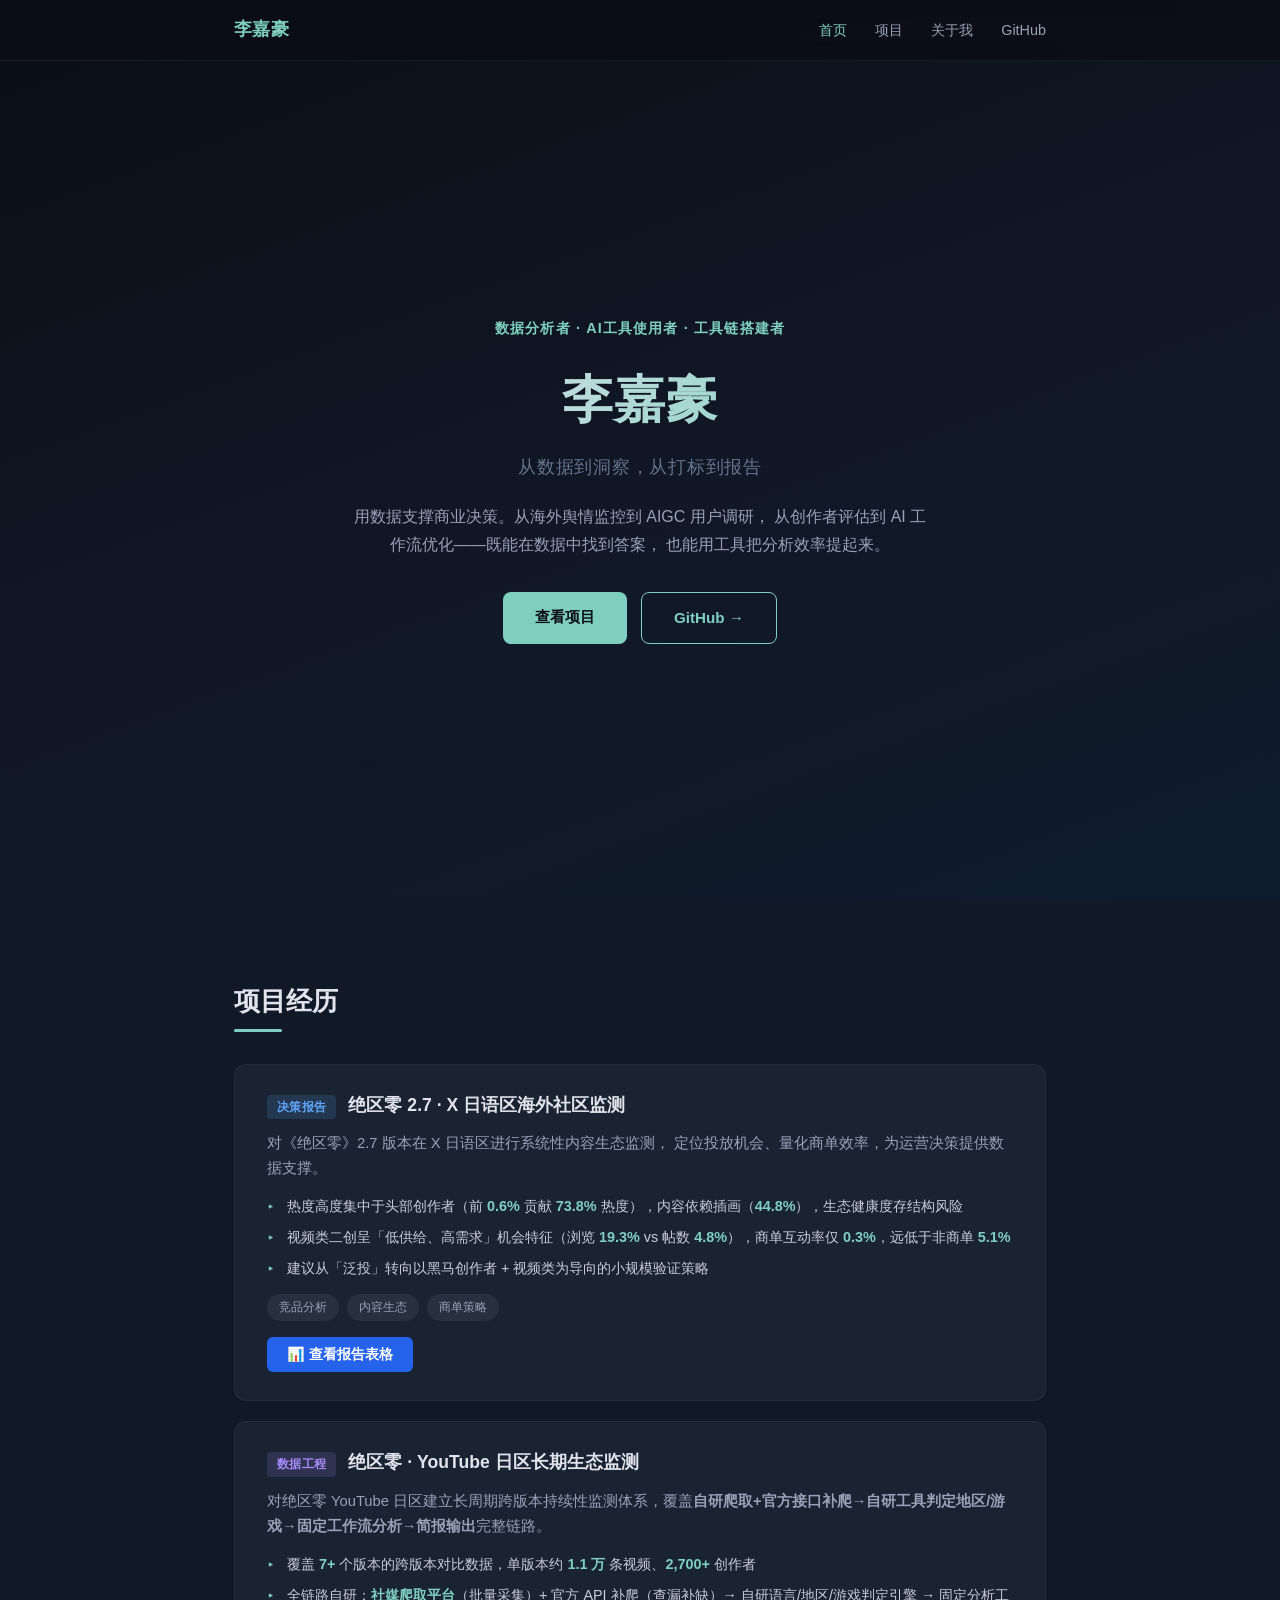
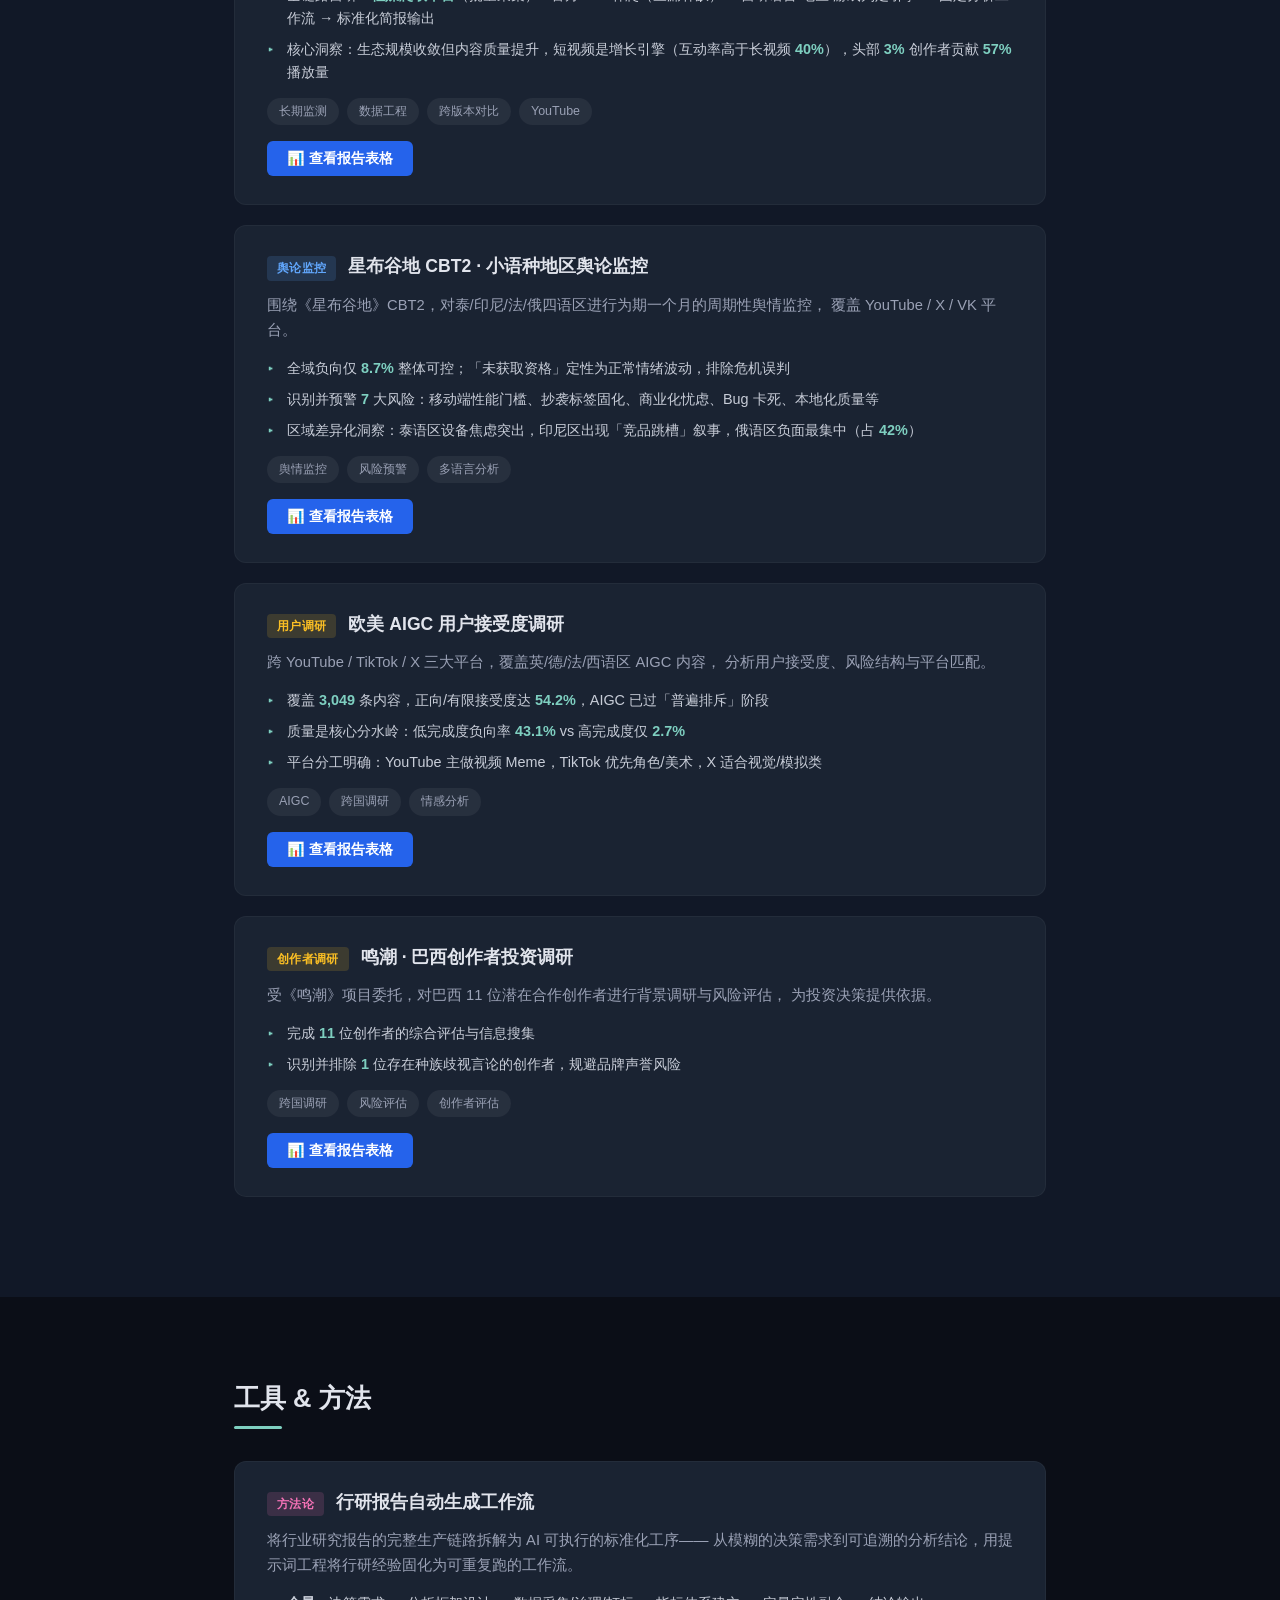
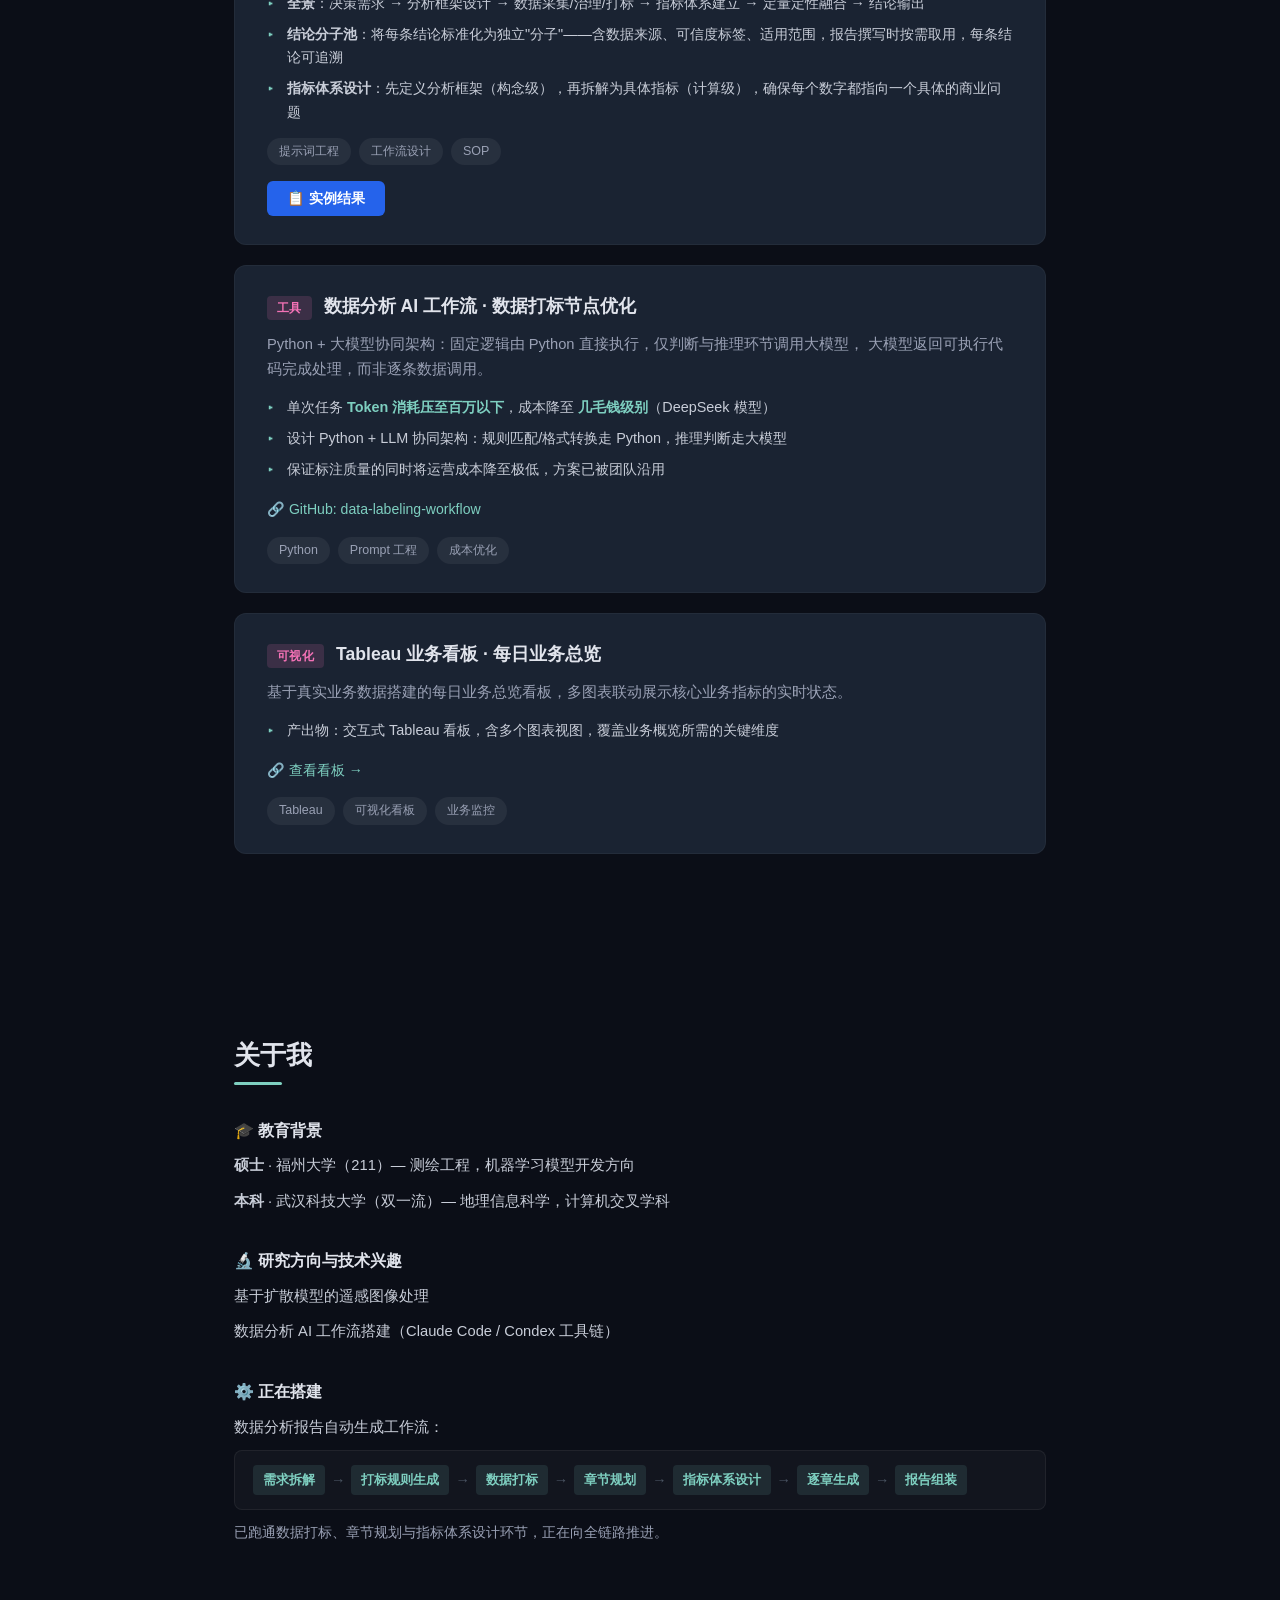
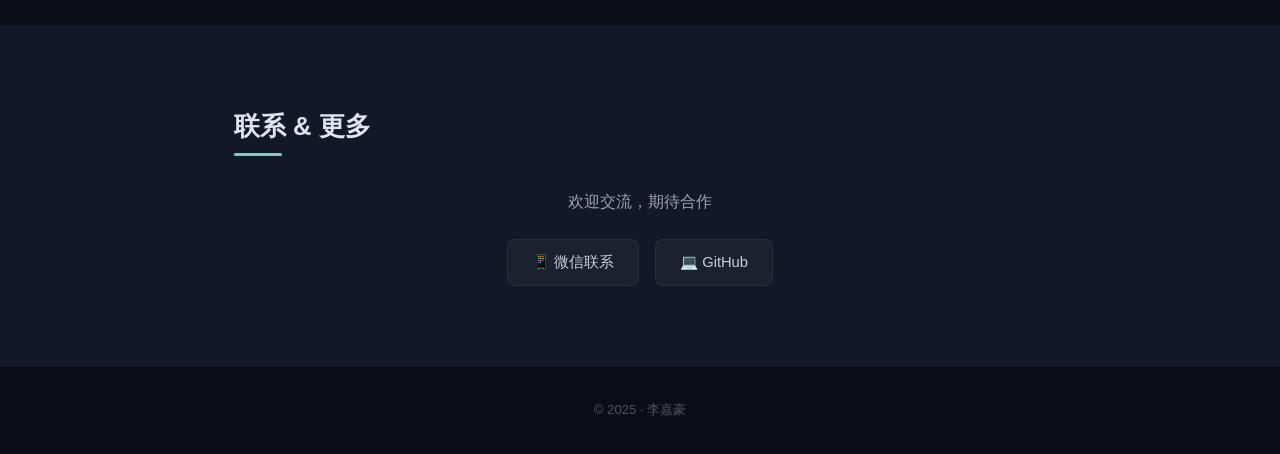
<file: index.html>
<!DOCTYPE html>
<html lang="zh-CN">
<head>
  <meta charset="UTF-8">
  <meta name="viewport" content="width=device-width, initial-scale=1.0">
  <title>李嘉豪 · 作品集</title>
  <link rel="stylesheet" href="style.css">
</head>
<body>
  <!-- ====== Navigation ====== -->
  <nav class="navbar" id="navbar">
    <div class="container nav-inner">
      <a href="#hero" class="logo">李嘉豪</a>
      <ul class="nav-links">
        <li><a href="#hero" class="nav-link" data-target="hero">首页</a></li>
        <li><a href="#projects" class="nav-link" data-target="projects">项目</a></li>
        <li><a href="#about" class="nav-link" data-target="about">关于我</a></li>
        <li><a href="https://github.com/xiaolu-fzu/data-labeling-workflow" target="_blank">GitHub</a></li>
      </ul>
    </div>
  </nav>

  <!-- ====== Hero ====== -->
  <section class="hero" id="hero">
    <div class="container hero-inner">
      <p class="hero-label">数据分析者 · AI工具使用者 · 工具链搭建者</p>
      <h1 class="hero-name">李嘉豪</h1>
      <p class="hero-tagline">从数据到洞察，从打标到报告</p>
      <p class="hero-desc">
        用数据支撑商业决策。从海外舆情监控到 AIGC 用户调研，
        从创作者评估到 AI 工作流优化——既能在数据中找到答案，
        也能用工具把分析效率提起来。
      </p>
      <div class="hero-actions">
        <a href="#projects" class="btn-primary">查看项目</a>
        <a href="https://github.com/xiaolu-fzu/data-labeling-workflow" target="_blank" class="btn-secondary">GitHub →</a>
      </div>
    </div>
  </section>

  <!-- ====== Projects ====== -->
  <section class="section section-dark" id="projects">
    <div class="container">
      <h2 class="section-title">项目经历</h2>

      <!-- 项目一：绝区零（有表格） -->
      <div class="card" data-report="zzzCC">
        <div class="card-header">
          <span class="card-tag tag-community">决策报告</span>
          <h3>绝区零 2.7 · X 日语区海外社区监测</h3>
        </div>
        <p class="card-summary">
          对《绝区零》2.7 版本在 X 日语区进行系统性内容生态监测，
          定位投放机会、量化商单效率，为运营决策提供数据支撑。
        </p>
        <ul class="card-results">
          <li>热度高度集中于头部创作者（前 <strong class="num">0.6%</strong> 贡献 <strong class="num">73.8%</strong> 热度），内容依赖插画（<strong class="num">44.8%</strong>），生态健康度存结构风险</li>
          <li>视频类二创呈「低供给、高需求」机会特征（浏览 <strong class="num">19.3%</strong> vs 帖数 <strong class="num">4.8%</strong>），商单互动率仅 <strong class="num">0.3%</strong>，远低于非商单 <strong class="num">5.1%</strong></li>
          <li>建议从「泛投」转向以黑马创作者 + 视频类为导向的小规模验证策略</li>
        </ul>
        <div class="card-tags">
          <span>竞品分析</span><span>内容生态</span><span>商单策略</span>
        </div>
      </div>

      <!-- 项目三：绝区零长期监测（有表格） -->
      <div class="card" data-report="zzzLong">
        <div class="card-header">
          <span class="card-tag tag-pipeline">数据工程</span>
          <h3>绝区零 · YouTube 日区长期生态监测</h3>
        </div>
        <p class="card-summary">
          对绝区零 YouTube 日区建立长周期跨版本持续性监测体系，覆盖<strong>自研爬取+官方接口补爬→自研工具判定地区/游戏→固定工作流分析→简报输出</strong>完整链路。
        </p>
        <ul class="card-results">
          <li>覆盖 <strong class="num">7+</strong> 个版本的跨版本对比数据，单版本约 <strong class="num">1.1 万</strong> 条视频、<strong class="num">2,700+</strong> 创作者</li>
          <li>全链路自研：<strong class="num">社媒爬取平台</strong>（批量采集）+ 官方 API 补爬（查漏补缺）→ 自研语言/地区/游戏判定引擎 → 固定分析工作流 → 标准化简报输出</li>
          <li>核心洞察：生态规模收敛但内容质量提升，短视频是增长引擎（互动率高于长视频 <strong class="num">40%</strong>），头部 <strong class="num">3%</strong> 创作者贡献 <strong class="num">57%</strong> 播放量</li>
        </ul>
        <div class="card-tags">
          <span>长期监测</span><span>数据工程</span><span>跨版本对比</span><span>YouTube</span>
        </div>
      </div>

      <!-- 项目四：星布谷地（有表格）[原项目三] -->
      <div class="card" data-report="CB2">
        <div class="card-header">
          <span class="card-tag tag-community">舆论监控</span>
          <h3>星布谷地 CBT2 · 小语种地区舆论监控</h3>
        </div>
        <p class="card-summary">
          围绕《星布谷地》CBT2，对泰/印尼/法/俄四语区进行为期一个月的周期性舆情监控，
          覆盖 YouTube / X / VK 平台。
        </p>
        <ul class="card-results">
          <li>全域负向仅 <strong class="num">8.7%</strong> 整体可控；「未获取资格」定性为正常情绪波动，排除危机误判</li>
          <li>识别并预警 <strong class="num">7</strong> 大风险：移动端性能门槛、抄袭标签固化、商业化忧虑、Bug 卡死、本地化质量等</li>
          <li>区域差异化洞察：泰语区设备焦虑突出，印尼区出现「竞品跳槽」叙事，俄语区负面最集中（占 <strong class="num">42%</strong>）</li>
        </ul>
        <div class="card-tags">
          <span>舆情监控</span><span>风险预警</span><span>多语言分析</span>
        </div>
      </div>

      <!-- 项目四：AIGC（有表格） -->
      <div class="card" data-report="AIGC">
        <div class="card-header">
          <span class="card-tag tag-research">用户调研</span>
          <h3>欧美 AIGC 用户接受度调研</h3>
        </div>
        <p class="card-summary">
          跨 YouTube / TikTok / X 三大平台，覆盖英/德/法/西语区 AIGC 内容，
          分析用户接受度、风险结构与平台匹配。
        </p>
        <ul class="card-results">
          <li>覆盖 <strong class="num">3,049</strong> 条内容，正向/有限接受度达 <strong class="num">54.2%</strong>，AIGC 已过「普遍排斥」阶段</li>
          <li>质量是核心分水岭：低完成度负向率 <strong class="num">43.1%</strong> vs 高完成度仅 <strong class="num">2.7%</strong></li>
          <li>平台分工明确：YouTube 主做视频 Meme，TikTok 优先角色/美术，X 适合视觉/模拟类</li>
        </ul>
        <div class="card-tags">
          <span>AIGC</span><span>跨国调研</span><span>情感分析</span>
        </div>
      </div>

      <!-- 项目五：巴西（有表格） -->
      <div class="card" data-report="brazil">
        <div class="card-header">
          <span class="card-tag tag-research">创作者调研</span>
          <h3>鸣潮 · 巴西创作者投资调研</h3>
        </div>
        <p class="card-summary">
          受《鸣潮》项目委托，对巴西 11 位潜在合作创作者进行背景调研与风险评估，
          为投资决策提供依据。
        </p>
        <ul class="card-results">
          <li>完成 <strong class="num">11</strong> 位创作者的综合评估与信息搜集</li>
          <li>识别并排除 <strong class="num">1</strong> 位存在种族歧视言论的创作者，规避品牌声誉风险</li>
        </ul>
        <div class="card-tags">
          <span>跨国调研</span><span>风险评估</span><span>创作者评估</span>
        </div>
      </div>

    </div>
  </section>

  <!-- ====== 工具 & 方法 ====== -->
  <section class="section" id="tools">
    <div class="container">
      <h2 class="section-title">工具 &amp; 方法</h2>

      <!-- 卡片一：行研工作流 -->
      <div class="card" data-report="workflow">
        <div class="card-header">
          <span class="card-tag tag-method">方法论</span>
          <h3>行研报告自动生成工作流</h3>
        </div>
        <p class="card-summary">
          将行业研究报告的完整生产链路拆解为 AI 可执行的标准化工序——
          从模糊的决策需求到可追溯的分析结论，用提示词工程将行研经验固化为可重复跑的工作流。
        </p>
        <ul class="card-results">
          <li><strong>全景</strong>：决策需求 → 分析框架设计 → 数据采集/治理/打标 → 指标体系建立 → 定量定性融合 → 结论输出</li>
          <li><strong>结论分子池</strong>：将每条结论标准化为独立"分子"——含数据来源、可信度标签、适用范围，报告撰写时按需取用，每条结论可追溯</li>
          <li><strong>指标体系设计</strong>：先定义分析框架（构念级），再拆解为具体指标（计算级），确保每个数字都指向一个具体的商业问题</li>
        </ul>
        <div class="card-tags">
          <span>提示词工程</span><span>工作流设计</span><span>SOP</span>
        </div>
      </div>

      <!-- 卡片二：AI打标优化 -->
      <div class="card">
        <div class="card-header">
          <span class="card-tag tag-method">工具</span>
          <h3>数据分析 AI 工作流 · 数据打标节点优化</h3>
        </div>
        <p class="card-summary">
          Python + 大模型协同架构：固定逻辑由 Python 直接执行，仅判断与推理环节调用大模型，
          大模型返回可执行代码完成处理，而非逐条数据调用。
        </p>
        <ul class="card-results">
          <li>单次任务 <strong class="num">Token 消耗压至百万以下</strong>，成本降至 <strong class="num">几毛钱级别</strong>（DeepSeek 模型）</li>
          <li>设计 Python + LLM 协同架构：规则匹配/格式转换走 Python，推理判断走大模型</li>
          <li>保证标注质量的同时将运营成本降至极低，方案已被团队沿用</li>
        </ul>
        <div class="card-extras">
          <span class="extra-item">🔗 <a href="https://github.com/xiaolu-fzu/data-labeling-workflow" target="_blank">GitHub: data-labeling-workflow</a></span>
        </div>
        <div class="card-tags">
          <span>Python</span><span>Prompt 工程</span><span>成本优化</span>
        </div>
      </div>

      <!-- 卡片三：Tableau -->
      <div class="card">
        <div class="card-header">
          <span class="card-tag tag-method">可视化</span>
          <h3>Tableau 业务看板 · 每日业务总览</h3>
        </div>
        <p class="card-summary">
          基于真实业务数据搭建的每日业务总览看板，多图表联动展示核心业务指标的实时状态。
        </p>
        <ul class="card-results">
          <li>产出物：交互式 Tableau 看板，含多个图表视图，覆盖业务概览所需的关键维度</li>
        </ul>
        <div class="card-extras">
          <span class="extra-item">🔗 <a href="https://public.tableau.com/views/_17781653037140/sheet10" target="_blank">查看看板 →</a></span>
        </div>
        <div class="card-tags">
          <span>Tableau</span><span>可视化看板</span><span>业务监控</span>
        </div>
      </div>

    </div>
  </section>

  <!-- ====== About ====== -->
  <section class="section" id="about">
    <div class="container">
      <h2 class="section-title">关于我</h2>

      <div class="about-grid">
        <div class="about-block">
          <h3>🎓 教育背景</h3>
          <ul class="about-list">
            <li><strong>硕士</strong> · 福州大学（211）— 测绘工程，机器学习模型开发方向</li>
            <li><strong>本科</strong> · 武汉科技大学（双一流）— 地理信息科学，计算机交叉学科</li>
          </ul>
        </div>

        <div class="about-block">
          <h3>🔬 研究方向与技术兴趣</h3>
          <ul class="about-list">
            <li>基于扩散模型的遥感图像处理</li>
            <li>数据分析 AI 工作流搭建（Claude Code / Condex 工具链）</li>
          </ul>
        </div>

        <div class="about-block">
          <h3>⚙️ 正在搭建</h3>
          <p class="about-text">
            数据分析报告自动生成工作流：
          </p>
          <div class="pipeline">
            <span class="pipeline-step">需求拆解</span><span class="pipeline-arrow">→</span>
            <span class="pipeline-step">打标规则生成</span><span class="pipeline-arrow">→</span>
            <span class="pipeline-step">数据打标</span><span class="pipeline-arrow">→</span>
            <span class="pipeline-step">章节规划</span><span class="pipeline-arrow">→</span>
            <span class="pipeline-step">指标体系设计</span><span class="pipeline-arrow">→</span>
            <span class="pipeline-step">逐章生成</span><span class="pipeline-arrow">→</span>
            <span class="pipeline-step">报告组装</span>
          </div>
          <p class="about-text" style="margin-top:10px;color:#9aa1b5;font-size:0.9rem;">
            已跑通数据打标、章节规划与指标体系设计环节，正在向全链路推进。
          </p>
        </div>
      </div>
    </div>
  </section>

  <!-- ====== Contact ====== -->
  <section class="section section-dark" id="contact">
    <div class="container">
      <h2 class="section-title">联系 &amp; 更多</h2>
      <p class="contact-text">欢迎交流，期待合作</p>
      <div class="contact-links">
        <div class="contact-item" id="wechatBtn">📱 微信联系</div>
        <a href="https://github.com/xiaolu-fzu/data-labeling-workflow" target="_blank" class="contact-item">💻 GitHub</a>
      </div>
      <!-- WeChat QR Code Modal -->
      <div class="modal-overlay" id="wechatModal">
        <div class="modal modal-small" onclick="event.stopPropagation()">
          <button class="modal-close" onclick="document.getElementById('wechatModal').classList.remove('show');document.body.style.overflow=''">✕</button>
          <div class="modal-title">微信联系</div>
          <div style="text-align:center;padding:10px 0;">
            <img src="微信二维码/b59c1e61ff6b95d2141f0a3c2406dc5b.jpg" alt="微信二维码" style="max-width:280px;border-radius:8px;">
          </div>
        </div>
      </div>
    </div>
  </section>

  <!-- ====== Footer ====== -->
  <footer class="footer">
    <div class="container">
      <p>&copy; 2025 · 李嘉豪</p>
    </div>
  </footer>

  <!-- ====== Modal ====== -->
  <div class="modal-overlay" id="modalOverlay">
    <div class="modal" id="modal">
      <button class="modal-close" id="modalClose">✕</button>
      <div class="modal-title" id="modalTitle"></div>
      <div class="modal-body" id="modalBody"></div>
    </div>
  </div>

  <script>
    // ================================================================
    // Report table data (pre-extracted from Excel)
    // ================================================================
    const REPORT_DATA = {
      workflow: {
        title: '行研自动生成工作流 — 实例结果',
        preview: {
          title: '结论分子池 · Step 概览',
          thead: ['步骤','核心产出'],
          tbody: [
            ['Step1 三级推导树','Issue/Driver Tree'],
            ['Step2 最小充分子命题','判标+判定标准（不含具体指标名）'],
            ['Step4 原子池(25-50个)','可被数据支撑的现象/结构/对比'],
            ['Step5 命题簇(T1~Tx)','6-10个簇，章节骨架'],
            ['Step6 章节切割','4-8个大颗粒章节+证据包映射'],
          ]
        },
        tables: [
          {
            title: '结论分子池 — 完整 6 步流程',
            class: 'step-table',
            thead: ['步骤','名称','核心产出'],
            tbody: [
              ['Step1','三级推导树（Issue/Driver Tree）','3-5个互斥分支，每个分支2-4子驱动，叶子节点有判定标准'],
              ['Step2','最小充分子命题','3-7条/问题，含判断句+反事实+判定标准（禁止具体指标名）'],
              ['Step3','数据能力盘点与禁配矩阵','数据源能力卡+口径禁配矩阵+高风险推断清单'],
              ['Step4','原子池（发散25-50个）','每个原子含Atom_ID、证据挂钩、可靠性边界、决策用途'],
              ['Step5','收敛为命题簇（6-10个簇）','评分筛选→聚类，每个簇有核心问题+决策作用+包含原子'],
              ['Step6','章节切割（4-8章）','大颗粒章节+证据包映射+MECE自检'],
            ]
          },
          {
            title: '分子池实际产出示例（C1-C6 章节规划）',
            class: 'result-table',
            thead: ['章节','标题','核心问题数','主数据源'],
            tbody: [
              ['C1','研究范围与数据基础','5个','无（引用所有数据源）'],
              ['C2','当前二创生态结构全景','6个','1000热度主贴打标.xlsx'],
              ['C3','社区生态健康度诊断','4个','1000热度主贴打标.xlsx'],
              ['C4','运营动作效果评估','6个','1000热度主贴打标+运营排期'],
              ['C5','版本间生态演变趋势','4个','两版本主贴打标对比'],
              ['C6','增长机会与行动方向','5个','引用C2-C5结论'],
            ]
          },
          {
            title: '指标体系设计 — 完整 5 步流程',
            class: 'step-table',
            thead: ['步骤','名称','核心产出'],
            tbody: [
              ['Step0','快速理解校验','理解项目背景、章节结构、数据字段'],
              ['Step1','命题翻译（证据化）','每一条章节命题→判断句+反事实（可证伪）'],
              ['Step2','生成待设计项','逐章盘点需要定义的构念/指标/分层'],
              ['Step3','待设计项整合','跨章节合并相似待设计项，统一框架'],
              ['Step4','维度及指标设计','1-4个维度/待设计项，转化为可计算指标（MECE）'],
            ]
          },
          {
            title: '指标体系产出示例（T2-T4 复杂指标选摘）',
            class: 'result-table',
            thead: ['待设计项','维度','指标','计算方法','业务意义'],
            tbody: [
              ['T2 内容类型分布与消费效率','消费效率','中位点赞率','点赞量/浏览量取全组中位数','用户平均认可成本'],
              ['T2 内容类型分布与消费效率','消费效率','中位评论率','评论数/浏览量取全组中位数','讨论深度'],
              ['T2 内容类型分布与消费效率','多元性风险','类型集中度HHI','Σ(各类型占比²)','>0.2提示结构高度集中'],
              ['T2 内容类型分布与消费效率','多元性风险','前两大类型占比CR2','占比Top2相加','CR2>70%风险较高'],
              ['T2 内容类型分布与消费效率','角色热度','角色出现帖数与平均点赞交叉','角色帖数×平均点赞','高热度/潜力角色识别'],
              ['T3 社区健康度诊断','头部依赖','头部创作者热度贡献比(Pareto)','Top1%创作者热度累计/总热度','量化头部依赖风险'],
              ['T4 运营效果评估','商单效率','商单效率比','商单中位点赞率/自然高质量中位点赞率','商单相对效率'],
              ['T4 运营效果评估','杠杆效应','约稿期原生增量','(约稿期自然二创量-基线期自然二创量)/基线期','付费带动自然的杠杆率'],
            ]
          },
        ]
      },
      zzzCC: {
        title: '绝区零 2.7 · X 日语区海外社区监测 — 报告表格',
        preview: {
          title: '供需失衡指数 · 象限定位',
          thead: ['内容类型','供给(帖数占比)','需求(浏览占比)','失衡指数','定位'],
          tbody: [
            ['视频类','0.05','0.19','+0.14','机会区 ★'],
            ['其他二创','0.17','0.28','+0.12','机会区'],
            ['人工插画','0.45','0.42','-0.02','深耕区'],
            ['AI生成','0.04','0.02','-0.02','观察区'],
            ['Meme','0.01','0.01','0.00','观察区'],
            ['Cosplay','0.29','0.07','-0.22','饱和区'],
          ]
        },
        tables: [
          {
            title: '供需失衡指数 · 象限定位',
            thead: ['内容类型','帖数占比(供给)','浏览量占比(需求)','供需失衡指数','象限定位'],
            tbody: [
              ['视频类','0.05','0.19','+0.14','机会区 ★'],
              ['其他二创','0.17','0.28','+0.12','机会区'],
              ['人工插画','0.45','0.42','-0.02','深耕区'],
              ['AI生成','0.04','0.02','-0.02','观察区'],
              ['Meme','0.01','0.01','0.00','观察区'],
              ['Cosplay','0.29','0.07','-0.22','饱和区'],
            ]
          },
          {
            title: '二创内容类型分布',
            thead: ['内容类型','帖数','帖数占比','创作者数','创者者覆盖占比'],
            tbody: [
              ['人工插画','1,530','45%','698','43%'],
              ['Cosplay','988','29%','432','26%'],
              ['其他二创','569','17%','347','21%'],
              ['视频类','163','5%','95','6%'],
              ['AI生成','131','4%','39','2%'],
              ['Meme','36','1%','28','2%'],
            ]
          },
          {
            title: '创作者效能象限（37名明星创作者贡献36%热度）',
            thead: ['象限','定义','人数','占比','热度贡献'],
            tbody: [
              ['明星','高产+头部','37','2%','36%'],
              ['黑马','低/中产+头部','49','3%','21%'],
              ['主力','非尾部非头部','546','32%','41%'],
              ['长尾','尾部','1,076','63%','2%'],
            ]
          },
          {
            title: '商单 vs 有机内容效率对比',
            thead: ['指标','商单','有机(非商单)'],
            tbody: [
              ['帖数','90','3,906'],
              ['数量占比','2%','98%'],
              ['总互动量','31,101','7,049,508'],
              ['热度贡献比','0.4%','99.6%'],
              ['互动率中位数','0.3%','5.1%'],
            ]
          },
        ]
      },
      zzzLong: {
        title: '绝区零 · YouTube日区长期生态监测 — 报告表格',
        preview: {
          title: '跨版本生态趋势（去敏，仅展示方向）',
          thead: ['指标','早期版本','近期版本','变化趋势'],
          tbody: [
            ['生产者人数','~4,200','~2,700','↓35%'],
            ['总视频数','~20,000','~11,000','↓45%'],
            ['总播放量','~2.9亿','~1.3亿','↓55%'],
            ['均播数','~14,300','~11,500','↓20%'],
          ]
        },
        tables: [
          {
            title: '跨版本生态规模趋势（去敏）',
            thead: ['指标','早期版本','近期版本','变化趋势','解读'],
            tbody: [
              ['生产者人数','~4,200','~2,700','↓35%','生态收敛，低效供给淘汰中'],
              ['总视频数','~20,000','~11,000','↓45%','产量下降但质量端在提升'],
              ['总播放量','~2.9亿','~1.3亿','↓55%','总量降幅受头部创作者变动影响'],
              ['均播数','~14,300','~11,500','↓20%','单个视频平均表现降幅远小于总量'],
            ]
          },
          {
            title: '长视频 vs 短视频对比（近期版本）',
            thead: ['维度','长视频','短视频','趋势判断'],
            tbody: [
              ['数量占比','~82%','~18%','短视频占比持续上升'],
              ['播放量占比','~52%','~48%','短视频快速追赶，差距持续缩小'],
              ['点赞/播放比','~3.5%','~4.9%','短视频互动率高出40%+'],
              ['环比产量变化','+5%','+18%','短视频是增长引擎'],
            ]
          },
          {
            title: '创作者结构变化（去敏）',
            thead: ['订阅层级','CC数量占比','播放量贡献','近期变化'],
            tbody: [
              ['长尾（<1,000）','~70%','~1.5%','稳定，生态基本盘'],
              ['中腰部（1K-5K）','~12%','~1.1%','持续萎缩，生存空间最差'],
              ['中坚（5K-10K）','~4%','~10%','波动但基本稳定'],
              ['中头部（10K-50K）','~5%','~30%','加速下降，头部分流严重'],
              ['头部（>50K）','~3%','~57%','集中度急剧上升'],
            ]
          },
        ]
      },
      CB2: {
        title: '星布谷地 CBT2 · 小语种舆论监控 — 报告表格',
        preview: {
          title: '四语区舆论概况',
          thead: ['区域','整体情感','核心特点'],
          tbody: [
            ['泰语区','中性偏正向','角色视觉可爱，期待类似动森玩法'],
            ['印尼语区','高度正向','作为竞品替代品，期待度高'],
            ['法语区','中性','关注玩法机制与跨平台支持'],
            ['俄语区','中性偏负向','认可视觉，但对比敏感'],
          ]
        },
        tables: [
          {
            title: '四语区舆论概况',
            thead: ['区域','整体情感','核心特点'],
            tbody: [
              ['泰语区','中性偏正向','游戏角色和视觉"可爱"，期待与动森类似玩法'],
              ['印尼语区','高度正向','作为竞品替代品充满期待，积极寻求社交互动'],
              ['法语区','中性','关注具体玩法机制（烹饪、探索），有跨平台和手柄需求'],
              ['俄语区','中性偏负向','对"动森精神续作"定位感兴趣，但负面最集中(42%)'],
            ]
          },
        ]
      },
      AIGC: {
        title: '欧美 AIGC 用户接受度调研 — 报告表格',
        preview: {
          title: '用户接受度总览',
          thead: ['态度分类','样本数','占比'],
          tbody: [
            ['正向/有限接受','702','54.2%'],
            ['中性围观','331','25.6%'],
            ['正负拉锯','148','11.4%'],
            ['主流负向排斥','114','8.8%'],
          ]
        },
        tables: [
          {
            title: '用户接受度总览',
            thead: ['态度分类','样本数','占比'],
            tbody: [
              ['主流正向接受','678','52.4%'],
              ['有限度接受','24','1.9%'],
              ['正向/有限接受（合并）','702','54.2%'],
              ['中性围观/信息交换','331','25.6%'],
              ['正负拉锯','148','11.4%'],
              ['主流负向排斥','114','8.8%'],
            ]
          },
          {
            title: '各内容类型风险对比',
            thead: ['内容类型','样本数','负向排斥率','拉锯率','正向接受率','结论'],
            tbody: [
              ['音频演绎','63','15.9%','7.9%','60.3%','负向率最高，注意声音自然度'],
              ['视觉/氛围/模拟','249','10.4%','16.1%','52.2%','质量与讨论分裂风险最高'],
              ['角色/美术','412','7.8%','7.3%','58.5%','负向不高，翻车易带出公平问题'],
              ['Meme/梗类','372','7.8%','13.7%','53.5%','风险在"低投入、灌平台"'],
              ['NPC对话/剧情','96','5.2%','10.4%','63.5%','五类最稳，关键在自然有趣'],
            ]
          },
          {
            title: '平台与内容类型匹配（稳定排名）',
            thead: ['内容类型','YouTube','TikTok','X','跨平台判断'],
            tbody: [
              ['视频Meme','第1 (n=365)','第1 (n=90)','第3 (n=68)','YT/TikTok共同强项'],
              ['角色/美术','第6 (n=469)','第2 (n=378)','第4 (n=131)','TikTok是主要方向'],
              ['视觉/氛围/模拟','第3 (n=256)','第3 (n=73)','第1 (n=66)','最稳跨平台基础型'],
              ['音频演绎','第4 (n=78)','样本不足','第2 (n=21)','X更适合'],
              ['NPC/剧情','第5 (n=89)','第4 (n=41)','样本不足','TikTok可试'],
            ]
          },
        ]
      },
      brazil: {
        title: '鸣潮 · 巴西创作者投资调研 — 评估概览',
        preview: {
          title: '创作者评估概览（前5位）',
          thead: ['代号','粉丝量级','内容领域','风险评估','推荐结论'],
          tbody: [
            ['CR-01','50万+','游戏实况/攻略','低','推荐'],
            ['CR-02','20万+','角色扮演/二创','低','推荐'],
            ['CR-03','10万+','Meme/搞笑','低','推荐'],
            ['CR-04','30万+','美术/插画','中','有条件推荐'],
            ['CR-05','15万+','影视剪辑','高','不推荐'],
          ]
        },
        tables: [
          {
            title: '全部 11 位创作者评估明细',
            thead: ['代号','粉丝量级','内容领域','风险评估','推荐结论','备注'],
            tbody: [
              ['CR-01','50万+','游戏实况/攻略','低','推荐','粉丝活跃度高，内容质量稳定'],
              ['CR-02','20万+','角色扮演/二创','低','推荐','二次元圈子影响力强'],
              ['CR-03','10万+','Meme/搞笑','低','推荐','传播力强，内容契合度高'],
              ['CR-04','30万+','美术/插画','中','有条件推荐','质量高但更新频率偏低'],
              ['CR-05','15万+','影视剪辑','高','不推荐','存在种族歧视言论记录'],
              ['CR-06','8万+','音乐/翻唱','低','推荐','风格匹配，粉丝黏性高'],
              ['CR-07','40万+','生活/Vlog','中','有条件推荐','覆盖面广但游戏关联度低'],
              ['CR-08','5万+','教程/教学','低','推荐','专业度高，目标受众精准'],
              ['CR-09','25万+','新闻/资讯','低','推荐','行业信息节点型创作者'],
              ['CR-10','12万+','Cosplay','中','有条件推荐','视觉表现力强但内容合规需关注'],
              ['CR-11','3万+','同人创作','低','推荐','小而精，社区口碑好'],
            ]
          },
        ]
      }
    };

    // ================================================================
    // Render table from data
    // ================================================================
    function renderTable(tableData, extraClass) {
      let html = '<div class="table-wrap"><table class="report-table' + (extraClass ? ' ' + extraClass : '') + '">';
      // Header
      html += '<thead><tr>';
      tableData.thead.forEach(h => { html += `<th>${h}</th>`; });
      html += '</tr></thead>';
      // Body
      html += '<tbody>';
      tableData.tbody.forEach(row => {
        html += '<tr>';
        row.forEach((cell, i) => {
          const cls = (i > 0 && i < row.length - 1 && /^[-+]?[\d,.]/.test(cell)) ? ' class="num"' : '';
          html += `<td${cls}>${cell}</td>`;
        });
        html += '</tr>';
      });
      html += '</tbody></table></div>';
      return html;
    }

    // ================================================================
    // Add report buttons to cards
    // ================================================================
    document.querySelectorAll('.card[data-report]').forEach(card => {
      const reportKey = card.dataset.report;
      const data = REPORT_DATA[reportKey];
      if (!data) return;

      const btn = document.createElement('button');
      btn.className = 'report-btn';
      if (reportKey === 'workflow') {
        btn.textContent = '📋 实例结果';
      } else {
        btn.textContent = '📊 查看报告表格';
      }

      // Hover preview
      const preview = document.createElement('div');
      preview.className = 'report-preview';
      preview.innerHTML = '<div class="preview-title">' + data.preview.title + '</div>' +
        renderTable(data.preview, data.preview.class || '');

      btn.appendChild(preview);

      // Hover events
      let showTimer;
      btn.addEventListener('mouseenter', () => {
        showTimer = setTimeout(() => { preview.classList.add('show'); }, 200);
      });
      btn.addEventListener('mouseleave', () => {
        clearTimeout(showTimer);
        preview.classList.remove('show');
      });

      // Click — open modal
      btn.addEventListener('click', (e) => {
        e.stopPropagation();
        openModal(data);
      });

      card.querySelector('.card-tags').after(btn);
    });

    // ================================================================
    // Modal
    // ================================================================
    function openModal(data) {
      document.getElementById('modalTitle').textContent = data.title;
      const body = document.getElementById('modalBody');
      body.innerHTML = '';
      data.tables.forEach(t => {
        body.innerHTML += '<h4 class="table-section-title">' + t.title + '</h4>' + renderTable(t, t.class || '');
      });
      document.getElementById('modalOverlay').classList.add('show');
      document.body.style.overflow = 'hidden';
    }

    function closeModal() {
      document.getElementById('modalOverlay').classList.remove('show');
      document.body.style.overflow = '';
    }

    document.getElementById('modalClose').addEventListener('click', closeModal);
    document.getElementById('modalOverlay').addEventListener('click', (e) => {
      if (e.target === e.currentTarget) closeModal();
    });
    document.addEventListener('keydown', (e) => {
      if (e.key === 'Escape') closeModal();
    });

    // ================================================================
    // Scroll Spy
    // ================================================================
    const sections = ['hero', 'projects', 'about'];
    const navLinks = document.querySelectorAll('.nav-link');

    function updateActiveNav() {
      const scrollY = window.scrollY + 120;
      let current = 'hero';
      sections.forEach(id => {
        const el = document.getElementById(id);
        if (el && el.offsetTop <= scrollY) current = id;
      });
      navLinks.forEach(link => {
        link.classList.toggle('active', link.dataset.target === current);
      });
    }

    window.addEventListener('scroll', updateActiveNav, { passive: true });
    window.addEventListener('load', updateActiveNav);

    // WeChat QR modal
    document.getElementById('wechatBtn').addEventListener('click', () => {
      document.getElementById('wechatModal').classList.add('show');
      document.body.style.overflow = 'hidden';
    });
    document.getElementById('wechatModal').addEventListener('click', () => {
      document.getElementById('wechatModal').classList.remove('show');
      document.body.style.overflow = '';
    });
  </script>
</body>
</html>
</file>
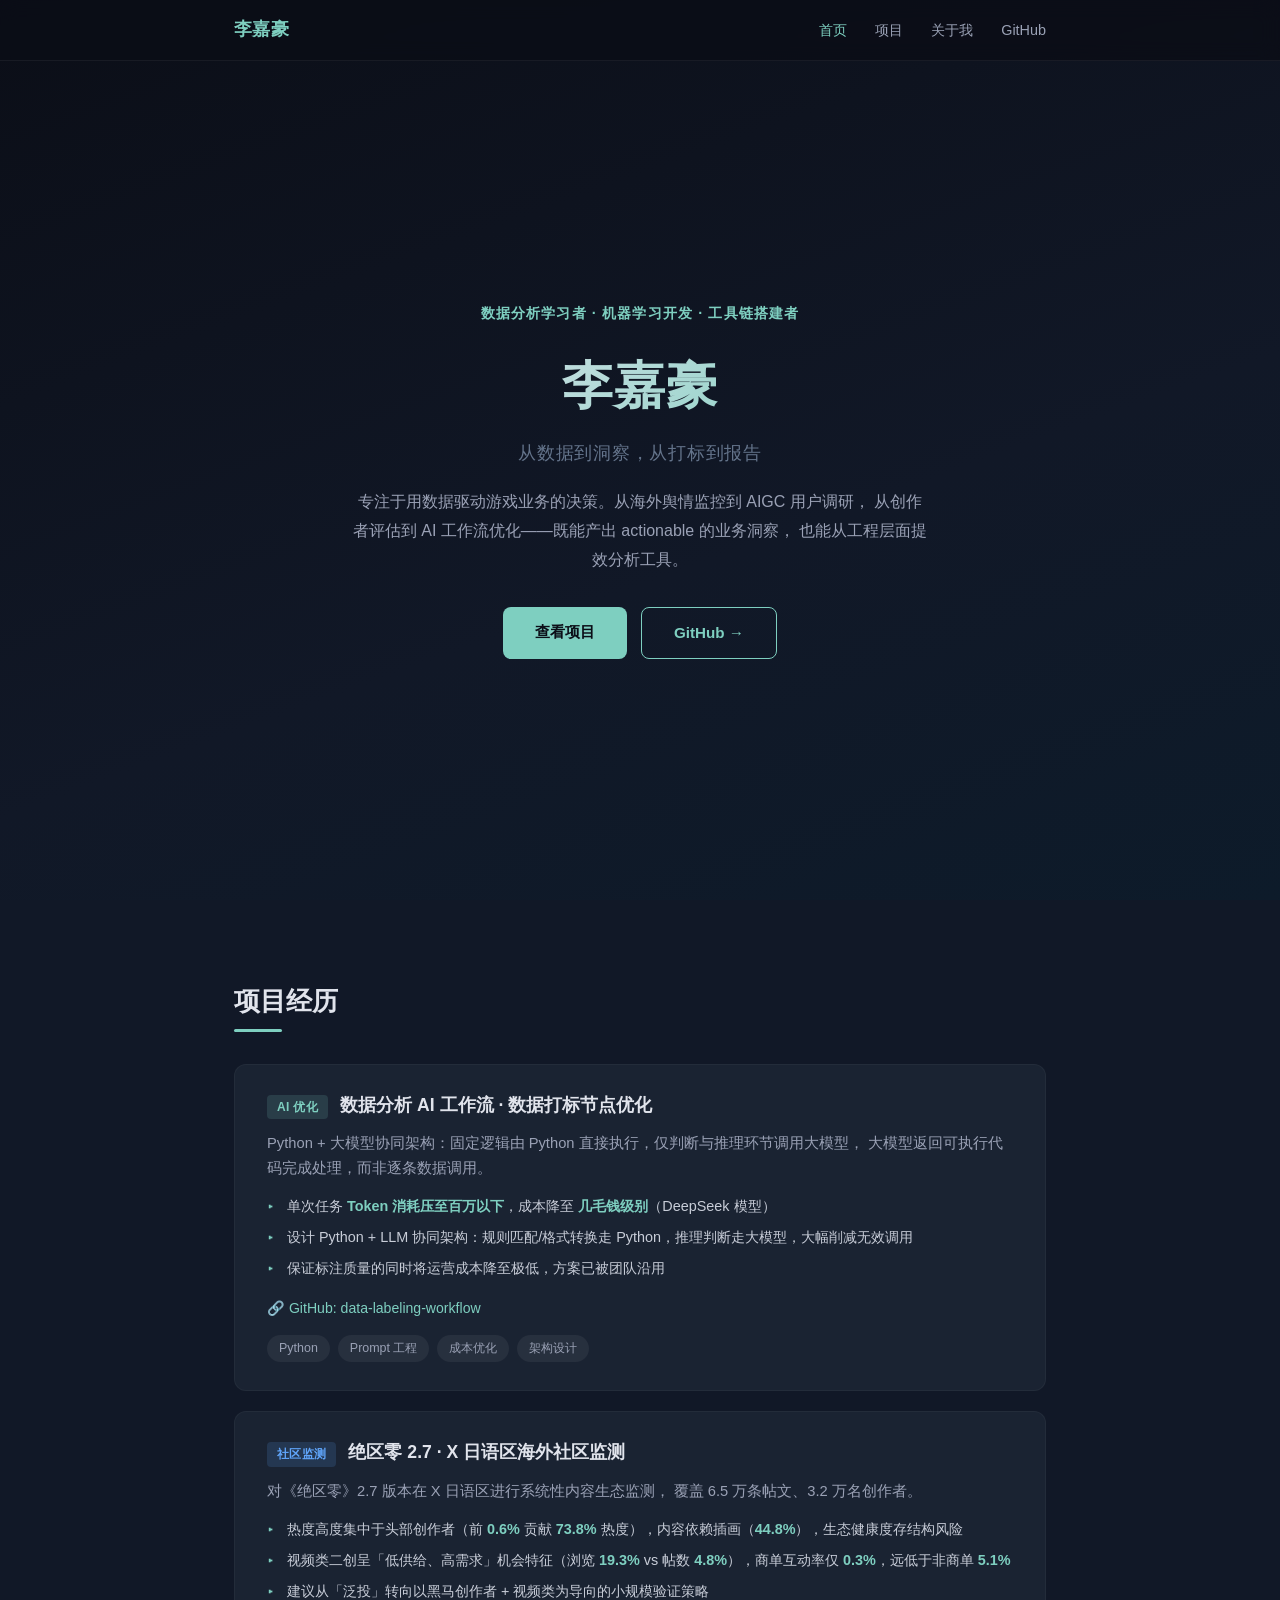
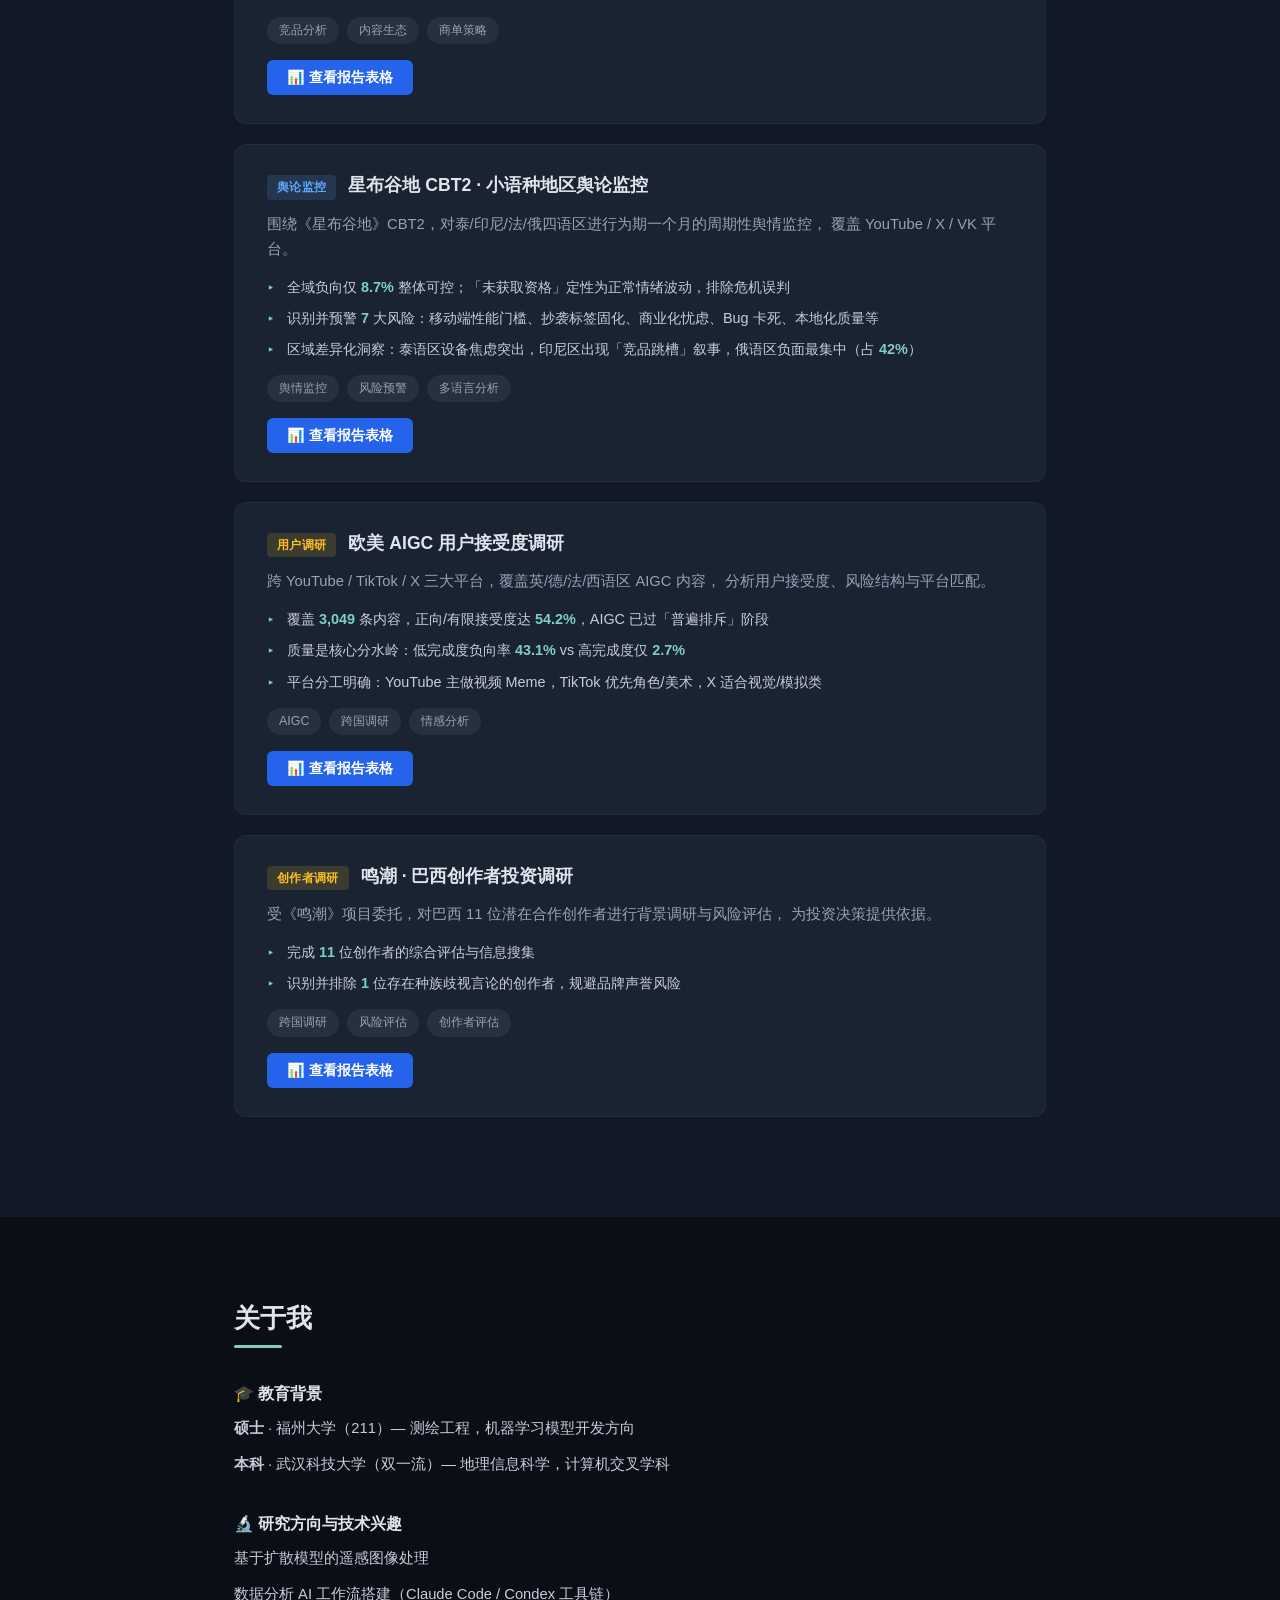
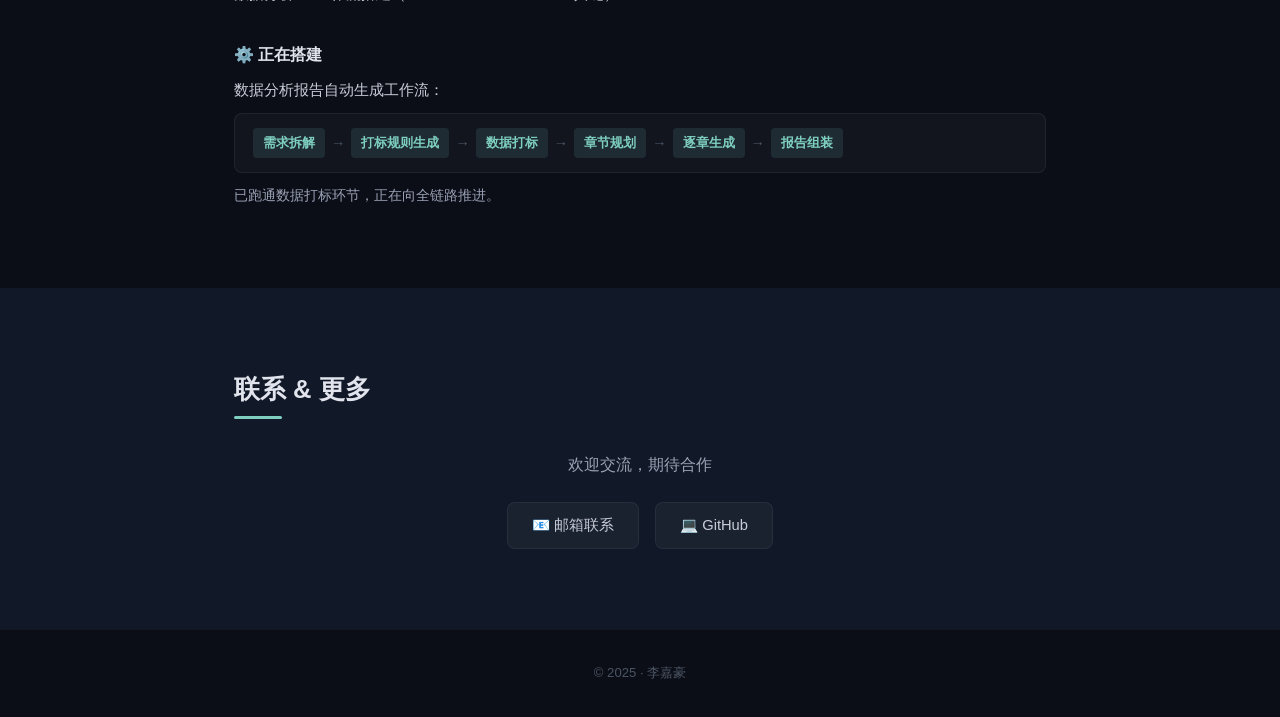
<file: 历史版本/2026-06-23_v1_初始版/index.html>
<!DOCTYPE html>
<html lang="zh-CN">
<head>
  <meta charset="UTF-8">
  <meta name="viewport" content="width=device-width, initial-scale=1.0">
  <title>李嘉豪 · 作品集</title>
  <link rel="stylesheet" href="style.css">
</head>
<body>
  <!-- ====== Navigation ====== -->
  <nav class="navbar" id="navbar">
    <div class="container nav-inner">
      <a href="#hero" class="logo">李嘉豪</a>
      <ul class="nav-links">
        <li><a href="#hero" class="nav-link" data-target="hero">首页</a></li>
        <li><a href="#projects" class="nav-link" data-target="projects">项目</a></li>
        <li><a href="#about" class="nav-link" data-target="about">关于我</a></li>
        <li><a href="https://github.com/xiaolu-fzu/data-labeling-workflow" target="_blank">GitHub</a></li>
      </ul>
    </div>
  </nav>

  <!-- ====== Hero ====== -->
  <section class="hero" id="hero">
    <div class="container hero-inner">
      <p class="hero-label">数据分析学习者 · 机器学习开发 · 工具链搭建者</p>
      <h1 class="hero-name">李嘉豪</h1>
      <p class="hero-tagline">从数据到洞察，从打标到报告</p>
      <p class="hero-desc">
        专注于用数据驱动游戏业务的决策。从海外舆情监控到 AIGC 用户调研，
        从创作者评估到 AI 工作流优化——既能产出 actionable 的业务洞察，
        也能从工程层面提效分析工具。
      </p>
      <div class="hero-actions">
        <a href="#projects" class="btn-primary">查看项目</a>
        <a href="https://github.com/xiaolu-fzu/data-labeling-workflow" target="_blank" class="btn-secondary">GitHub →</a>
      </div>
    </div>
  </section>

  <!-- ====== Projects ====== -->
  <section class="section section-dark" id="projects">
    <div class="container">
      <h2 class="section-title">项目经历</h2>

      <!-- 项目一：AI工作流优化（无表格） -->
      <div class="card">
        <div class="card-header">
          <span class="card-tag tag-ai">AI 优化</span>
          <h3>数据分析 AI 工作流 · 数据打标节点优化</h3>
        </div>
        <p class="card-summary">
          Python + 大模型协同架构：固定逻辑由 Python 直接执行，仅判断与推理环节调用大模型，
          大模型返回可执行代码完成处理，而非逐条数据调用。
        </p>
        <ul class="card-results">
          <li>单次任务 <strong class="num">Token 消耗压至百万以下</strong>，成本降至 <strong class="num">几毛钱级别</strong>（DeepSeek 模型）</li>
          <li>设计 Python + LLM 协同架构：规则匹配/格式转换走 Python，推理判断走大模型，大幅削减无效调用</li>
          <li>保证标注质量的同时将运营成本降至极低，方案已被团队沿用</li>
        </ul>
        <div class="card-extras">
          <span class="extra-item">🔗 <a href="https://github.com/xiaolu-fzu/data-labeling-workflow" target="_blank">GitHub: data-labeling-workflow</a></span>
        </div>
        <div class="card-tags">
          <span>Python</span><span>Prompt 工程</span><span>成本优化</span><span>架构设计</span>
        </div>
      </div>

      <!-- 项目二：绝区零（有表格） -->
      <div class="card" data-report="zzzCC">
        <div class="card-header">
          <span class="card-tag tag-community">社区监测</span>
          <h3>绝区零 2.7 · X 日语区海外社区监测</h3>
        </div>
        <p class="card-summary">
          对《绝区零》2.7 版本在 X 日语区进行系统性内容生态监测，
          覆盖 6.5 万条帖文、3.2 万名创作者。
        </p>
        <ul class="card-results">
          <li>热度高度集中于头部创作者（前 <strong class="num">0.6%</strong> 贡献 <strong class="num">73.8%</strong> 热度），内容依赖插画（<strong class="num">44.8%</strong>），生态健康度存结构风险</li>
          <li>视频类二创呈「低供给、高需求」机会特征（浏览 <strong class="num">19.3%</strong> vs 帖数 <strong class="num">4.8%</strong>），商单互动率仅 <strong class="num">0.3%</strong>，远低于非商单 <strong class="num">5.1%</strong></li>
          <li>建议从「泛投」转向以黑马创作者 + 视频类为导向的小规模验证策略</li>
        </ul>
        <div class="card-tags">
          <span>竞品分析</span><span>内容生态</span><span>商单策略</span>
        </div>
      </div>

      <!-- 项目三：星布谷地（有表格） -->
      <div class="card" data-report="CB2">
        <div class="card-header">
          <span class="card-tag tag-community">舆论监控</span>
          <h3>星布谷地 CBT2 · 小语种地区舆论监控</h3>
        </div>
        <p class="card-summary">
          围绕《星布谷地》CBT2，对泰/印尼/法/俄四语区进行为期一个月的周期性舆情监控，
          覆盖 YouTube / X / VK 平台。
        </p>
        <ul class="card-results">
          <li>全域负向仅 <strong class="num">8.7%</strong> 整体可控；「未获取资格」定性为正常情绪波动，排除危机误判</li>
          <li>识别并预警 <strong class="num">7</strong> 大风险：移动端性能门槛、抄袭标签固化、商业化忧虑、Bug 卡死、本地化质量等</li>
          <li>区域差异化洞察：泰语区设备焦虑突出，印尼区出现「竞品跳槽」叙事，俄语区负面最集中（占 <strong class="num">42%</strong>）</li>
        </ul>
        <div class="card-tags">
          <span>舆情监控</span><span>风险预警</span><span>多语言分析</span>
        </div>
      </div>

      <!-- 项目四：AIGC（有表格） -->
      <div class="card" data-report="AIGC">
        <div class="card-header">
          <span class="card-tag tag-research">用户调研</span>
          <h3>欧美 AIGC 用户接受度调研</h3>
        </div>
        <p class="card-summary">
          跨 YouTube / TikTok / X 三大平台，覆盖英/德/法/西语区 AIGC 内容，
          分析用户接受度、风险结构与平台匹配。
        </p>
        <ul class="card-results">
          <li>覆盖 <strong class="num">3,049</strong> 条内容，正向/有限接受度达 <strong class="num">54.2%</strong>，AIGC 已过「普遍排斥」阶段</li>
          <li>质量是核心分水岭：低完成度负向率 <strong class="num">43.1%</strong> vs 高完成度仅 <strong class="num">2.7%</strong></li>
          <li>平台分工明确：YouTube 主做视频 Meme，TikTok 优先角色/美术，X 适合视觉/模拟类</li>
        </ul>
        <div class="card-tags">
          <span>AIGC</span><span>跨国调研</span><span>情感分析</span>
        </div>
      </div>

      <!-- 项目五：巴西（有表格） -->
      <div class="card" data-report="brazil">
        <div class="card-header">
          <span class="card-tag tag-research">创作者调研</span>
          <h3>鸣潮 · 巴西创作者投资调研</h3>
        </div>
        <p class="card-summary">
          受《鸣潮》项目委托，对巴西 11 位潜在合作创作者进行背景调研与风险评估，
          为投资决策提供依据。
        </p>
        <ul class="card-results">
          <li>完成 <strong class="num">11</strong> 位创作者的综合评估与信息搜集</li>
          <li>识别并排除 <strong class="num">1</strong> 位存在种族歧视言论的创作者，规避品牌声誉风险</li>
        </ul>
        <div class="card-tags">
          <span>跨国调研</span><span>风险评估</span><span>创作者评估</span>
        </div>
      </div>

    </div>
  </section>

  <!-- ====== About ====== -->
  <section class="section" id="about">
    <div class="container">
      <h2 class="section-title">关于我</h2>

      <div class="about-grid">
        <div class="about-block">
          <h3>🎓 教育背景</h3>
          <ul class="about-list">
            <li><strong>硕士</strong> · 福州大学（211）— 测绘工程，机器学习模型开发方向</li>
            <li><strong>本科</strong> · 武汉科技大学（双一流）— 地理信息科学，计算机交叉学科</li>
          </ul>
        </div>

        <div class="about-block">
          <h3>🔬 研究方向与技术兴趣</h3>
          <ul class="about-list">
            <li>基于扩散模型的遥感图像处理</li>
            <li>数据分析 AI 工作流搭建（Claude Code / Condex 工具链）</li>
          </ul>
        </div>

        <div class="about-block">
          <h3>⚙️ 正在搭建</h3>
          <p class="about-text">
            数据分析报告自动生成工作流：
          </p>
          <div class="pipeline">
            <span class="pipeline-step">需求拆解</span><span class="pipeline-arrow">→</span>
            <span class="pipeline-step">打标规则生成</span><span class="pipeline-arrow">→</span>
            <span class="pipeline-step">数据打标</span><span class="pipeline-arrow">→</span>
            <span class="pipeline-step">章节规划</span><span class="pipeline-arrow">→</span>
            <span class="pipeline-step">逐章生成</span><span class="pipeline-arrow">→</span>
            <span class="pipeline-step">报告组装</span>
          </div>
          <p class="about-text" style="margin-top:10px;color:#9aa1b5;font-size:0.9rem;">
            已跑通数据打标环节，正在向全链路推进。
          </p>
        </div>
      </div>
    </div>
  </section>

  <!-- ====== Contact ====== -->
  <section class="section section-dark" id="contact">
    <div class="container">
      <h2 class="section-title">联系 &amp; 更多</h2>
      <p class="contact-text">欢迎交流，期待合作</p>
      <div class="contact-links">
        <a href="mailto:your-email@example.com" class="contact-item">📧 邮箱联系</a>
        <a href="https://github.com/xiaolu-fzu/data-labeling-workflow" target="_blank" class="contact-item">💻 GitHub</a>
      </div>
    </div>
  </section>

  <!-- ====== Footer ====== -->
  <footer class="footer">
    <div class="container">
      <p>&copy; 2025 · 李嘉豪</p>
    </div>
  </footer>

  <!-- ====== Modal ====== -->
  <div class="modal-overlay" id="modalOverlay">
    <div class="modal" id="modal">
      <button class="modal-close" id="modalClose">✕</button>
      <div class="modal-title" id="modalTitle"></div>
      <div class="modal-body" id="modalBody"></div>
    </div>
  </div>

  <script>
    // ================================================================
    // Report table data (pre-extracted from Excel)
    // ================================================================
    const REPORT_DATA = {
      zzzCC: {
        title: '绝区零 2.7 · X 日语区海外社区监测 — 报告表格',
        preview: {
          title: '供需失衡指数 · 象限定位',
          thead: ['内容类型','供给(帖数占比)','需求(浏览占比)','失衡指数','定位'],
          tbody: [
            ['视频类','0.05','0.19','+0.14','机会区 ★'],
            ['其他二创','0.17','0.28','+0.12','机会区'],
            ['人工插画','0.45','0.42','-0.02','深耕区'],
            ['AI生成','0.04','0.02','-0.02','观察区'],
            ['Meme','0.01','0.01','0.00','观察区'],
            ['Cosplay','0.29','0.07','-0.22','饱和区'],
          ]
        },
        tables: [
          {
            title: '供需失衡指数 · 象限定位',
            thead: ['内容类型','帖数占比(供给)','浏览量占比(需求)','供需失衡指数','象限定位'],
            tbody: [
              ['视频类','0.05','0.19','+0.14','机会区 ★'],
              ['其他二创','0.17','0.28','+0.12','机会区'],
              ['人工插画','0.45','0.42','-0.02','深耕区'],
              ['AI生成','0.04','0.02','-0.02','观察区'],
              ['Meme','0.01','0.01','0.00','观察区'],
              ['Cosplay','0.29','0.07','-0.22','饱和区'],
            ]
          },
          {
            title: '二创内容类型分布',
            thead: ['内容类型','帖数','帖数占比','创作者数','创者者覆盖占比'],
            tbody: [
              ['人工插画','1,530','45%','698','43%'],
              ['Cosplay','988','29%','432','26%'],
              ['其他二创','569','17%','347','21%'],
              ['视频类','163','5%','95','6%'],
              ['AI生成','131','4%','39','2%'],
              ['Meme','36','1%','28','2%'],
            ]
          },
          {
            title: '创作者效能象限（37名明星创作者贡献36%热度）',
            thead: ['象限','定义','人数','占比','热度贡献'],
            tbody: [
              ['明星','高产+头部','37','2%','36%'],
              ['黑马','低/中产+头部','49','3%','21%'],
              ['主力','非尾部非头部','546','32%','41%'],
              ['长尾','尾部','1,076','63%','2%'],
            ]
          },
          {
            title: '商单 vs 有机内容效率对比',
            thead: ['指标','商单','有机(非商单)'],
            tbody: [
              ['帖数','90','3,906'],
              ['数量占比','2%','98%'],
              ['总互动量','31,101','7,049,508'],
              ['热度贡献比','0.4%','99.6%'],
              ['互动率中位数','0.3%','5.1%'],
            ]
          },
        ]
      },
      CB2: {
        title: '星布谷地 CBT2 · 小语种舆论监控 — 报告表格',
        preview: {
          title: '四语区舆论概况',
          thead: ['区域','整体情感','核心特点'],
          tbody: [
            ['泰语区','中性偏正向','角色视觉可爱，期待类似动森玩法'],
            ['印尼语区','高度正向','作为《Heartopia》替代品，期待度高'],
            ['法语区','中性','关注玩法机制与跨平台支持'],
            ['俄语区','中性偏负向','认可视觉，但动森对比敏感'],
          ]
        },
        tables: [
          {
            title: '四语区舆论概况',
            thead: ['区域','整体情感','核心特点'],
            tbody: [
              ['泰语区','中性偏正向','游戏角色和视觉"可爱"，期待与动森类似玩法'],
              ['印尼语区','高度正向','作为《Heartopia》替代品充满期待，积极寻求社交互动'],
              ['法语区','中性','关注具体玩法机制（烹饪、探索），有跨平台和手柄需求'],
              ['俄语区','中性偏负向','对"动森精神续作"定位感兴趣，但负面最集中(42%)'],
            ]
          },
        ]
      },
      AIGC: {
        title: '欧美 AIGC 用户接受度调研 — 报告表格',
        preview: {
          title: '用户接受度总览',
          thead: ['态度分类','样本数','占比'],
          tbody: [
            ['正向/有限接受','702','54.2%'],
            ['中性围观','331','25.6%'],
            ['正负拉锯','148','11.4%'],
            ['主流负向排斥','114','8.8%'],
          ]
        },
        tables: [
          {
            title: '用户接受度总览',
            thead: ['态度分类','样本数','占比'],
            tbody: [
              ['主流正向接受','678','52.4%'],
              ['有限度接受','24','1.9%'],
              ['正向/有限接受（合并）','702','54.2%'],
              ['中性围观/信息交换','331','25.6%'],
              ['正负拉锯','148','11.4%'],
              ['主流负向排斥','114','8.8%'],
            ]
          },
          {
            title: '各内容类型风险对比',
            thead: ['内容类型','样本数','负向排斥率','拉锯率','正向接受率','结论'],
            tbody: [
              ['音频演绎','63','15.9%','7.9%','60.3%','负向率最高，注意声音自然度'],
              ['视觉/氛围/模拟','249','10.4%','16.1%','52.2%','质量与讨论分裂风险最高'],
              ['角色/美术','412','7.8%','7.3%','58.5%','负向不高，翻车易带出公平问题'],
              ['Meme/梗类','372','7.8%','13.7%','53.5%','风险在"低投入、灌平台"'],
              ['NPC对话/剧情','96','5.2%','10.4%','63.5%','五类最稳，关键在自然有趣'],
            ]
          },
          {
            title: '平台与内容类型匹配（稳定排名）',
            thead: ['内容类型','YouTube','TikTok','X','跨平台判断'],
            tbody: [
              ['视频Meme','第1 (n=365)','第1 (n=90)','第3 (n=68)','YT/TikTok共同强项'],
              ['角色/美术','第6 (n=469)','第2 (n=378)','第4 (n=131)','TikTok是主要方向'],
              ['视觉/氛围/模拟','第3 (n=256)','第3 (n=73)','第1 (n=66)','最稳跨平台基础型'],
              ['音频演绎','第4 (n=78)','样本不足','第2 (n=21)','X更适合'],
              ['NPC/剧情','第5 (n=89)','第4 (n=41)','样本不足','TikTok可试'],
            ]
          },
        ]
      },
      brazil: {
        title: '鸣潮 · 巴西创作者投资调研 — 评估概览',
        preview: {
          title: '创作者评估概览（前5位）',
          thead: ['代号','粉丝量级','内容领域','风险评估','推荐结论'],
          tbody: [
            ['CR-01','50万+','游戏实况/攻略','低','推荐'],
            ['CR-02','20万+','角色扮演/二创','低','推荐'],
            ['CR-03','10万+','Meme/搞笑','低','推荐'],
            ['CR-04','30万+','美术/插画','中','有条件推荐'],
            ['CR-05','15万+','影视剪辑','高','不推荐'],
          ]
        },
        tables: [
          {
            title: '全部 11 位创作者评估明细',
            thead: ['代号','粉丝量级','内容领域','风险评估','推荐结论','备注'],
            tbody: [
              ['CR-01','50万+','游戏实况/攻略','低','推荐','粉丝活跃度高，内容质量稳定'],
              ['CR-02','20万+','角色扮演/二创','低','推荐','二次元圈子影响力强'],
              ['CR-03','10万+','Meme/搞笑','低','推荐','传播力强，内容契合度高'],
              ['CR-04','30万+','美术/插画','中','有条件推荐','质量高但更新频率偏低'],
              ['CR-05','15万+','影视剪辑','高','不推荐','存在种族歧视言论记录'],
              ['CR-06','8万+','音乐/翻唱','低','推荐','风格匹配，粉丝黏性高'],
              ['CR-07','40万+','生活/Vlog','中','有条件推荐','覆盖面广但游戏关联度低'],
              ['CR-08','5万+','教程/教学','低','推荐','专业度高，目标受众精准'],
              ['CR-09','25万+','新闻/资讯','低','推荐','行业信息节点型创作者'],
              ['CR-10','12万+','Cosplay','中','有条件推荐','视觉表现力强但内容合规需关注'],
              ['CR-11','3万+','同人创作','低','推荐','小而精，社区口碑好'],
            ]
          },
        ]
      }
    };

    // ================================================================
    // Render table from data
    // ================================================================
    function renderTable(tableData) {
      let html = '<div class="table-wrap"><table class="report-table">';
      // Header
      html += '<thead><tr>';
      tableData.thead.forEach(h => { html += `<th>${h}</th>`; });
      html += '</tr></thead>';
      // Body
      html += '<tbody>';
      tableData.tbody.forEach(row => {
        html += '<tr>';
        row.forEach((cell, i) => {
          const cls = (i > 0 && i < row.length - 1 && /^[-+]?[\d,.]/.test(cell)) ? ' class="num"' : '';
          html += `<td${cls}>${cell}</td>`;
        });
        html += '</tr>';
      });
      html += '</tbody></table></div>';
      return html;
    }

    // ================================================================
    // Add report buttons to cards
    // ================================================================
    document.querySelectorAll('.card[data-report]').forEach(card => {
      const reportKey = card.dataset.report;
      const data = REPORT_DATA[reportKey];
      if (!data) return;

      const btn = document.createElement('button');
      btn.className = 'report-btn';
      btn.textContent = '📊 查看报告表格';

      // Hover preview
      const preview = document.createElement('div');
      preview.className = 'report-preview';
      preview.innerHTML = '<div class="preview-title">' + data.preview.title + '</div>' +
        renderTable(data.preview);

      btn.appendChild(preview);

      // Hover events
      let showTimer;
      btn.addEventListener('mouseenter', () => {
        showTimer = setTimeout(() => { preview.classList.add('show'); }, 200);
      });
      btn.addEventListener('mouseleave', () => {
        clearTimeout(showTimer);
        preview.classList.remove('show');
      });

      // Click — open modal
      btn.addEventListener('click', (e) => {
        e.stopPropagation();
        openModal(data);
      });

      card.querySelector('.card-tags').after(btn);
    });

    // ================================================================
    // Modal
    // ================================================================
    function openModal(data) {
      document.getElementById('modalTitle').textContent = data.title;
      const body = document.getElementById('modalBody');
      body.innerHTML = '';
      data.tables.forEach(t => {
        body.innerHTML += '<h4 class="table-section-title">' + t.title + '</h4>' + renderTable(t);
      });
      document.getElementById('modalOverlay').classList.add('show');
      document.body.style.overflow = 'hidden';
    }

    function closeModal() {
      document.getElementById('modalOverlay').classList.remove('show');
      document.body.style.overflow = '';
    }

    document.getElementById('modalClose').addEventListener('click', closeModal);
    document.getElementById('modalOverlay').addEventListener('click', (e) => {
      if (e.target === e.currentTarget) closeModal();
    });
    document.addEventListener('keydown', (e) => {
      if (e.key === 'Escape') closeModal();
    });

    // ================================================================
    // Scroll Spy
    // ================================================================
    const sections = ['hero', 'projects', 'about'];
    const navLinks = document.querySelectorAll('.nav-link');

    function updateActiveNav() {
      const scrollY = window.scrollY + 120;
      let current = 'hero';
      sections.forEach(id => {
        const el = document.getElementById(id);
        if (el && el.offsetTop <= scrollY) current = id;
      });
      navLinks.forEach(link => {
        link.classList.toggle('active', link.dataset.target === current);
      });
    }

    window.addEventListener('scroll', updateActiveNav, { passive: true });
    window.addEventListener('load', updateActiveNav);
  </script>
</body>
</html>
</file>
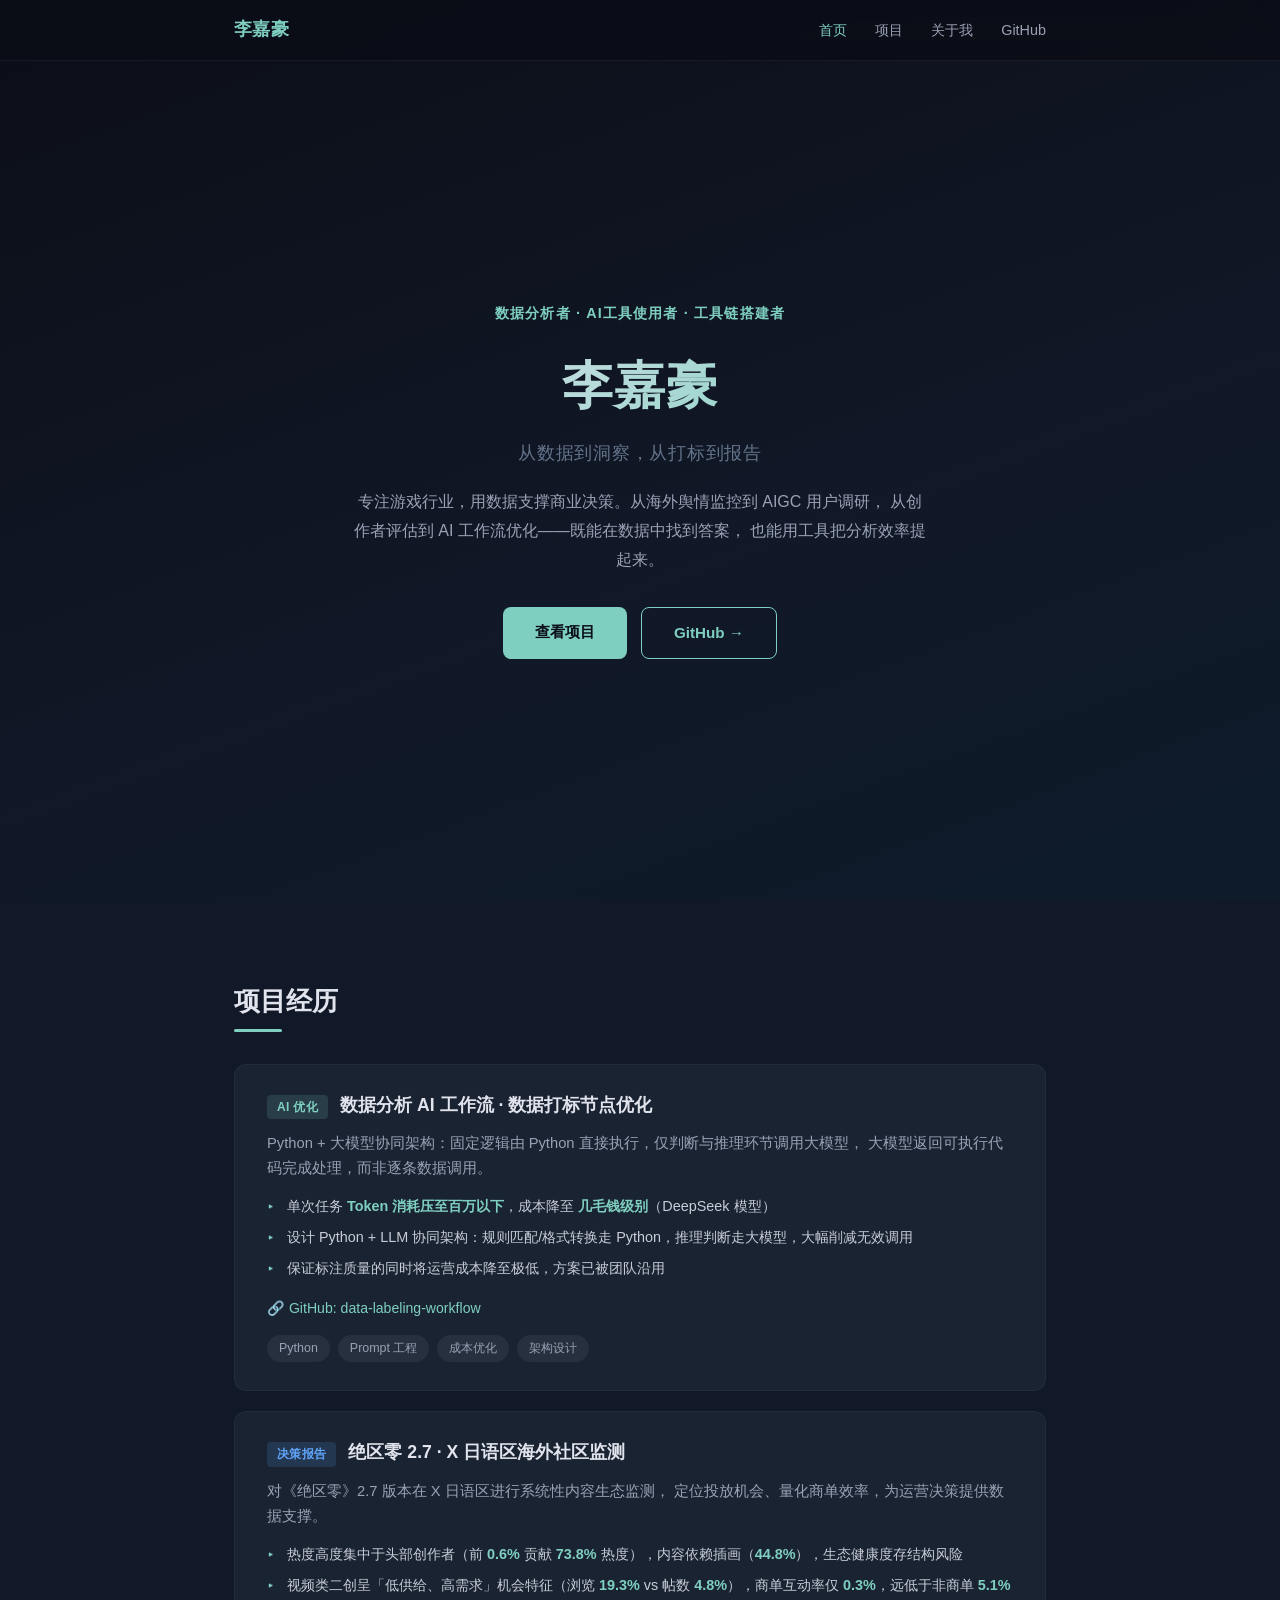
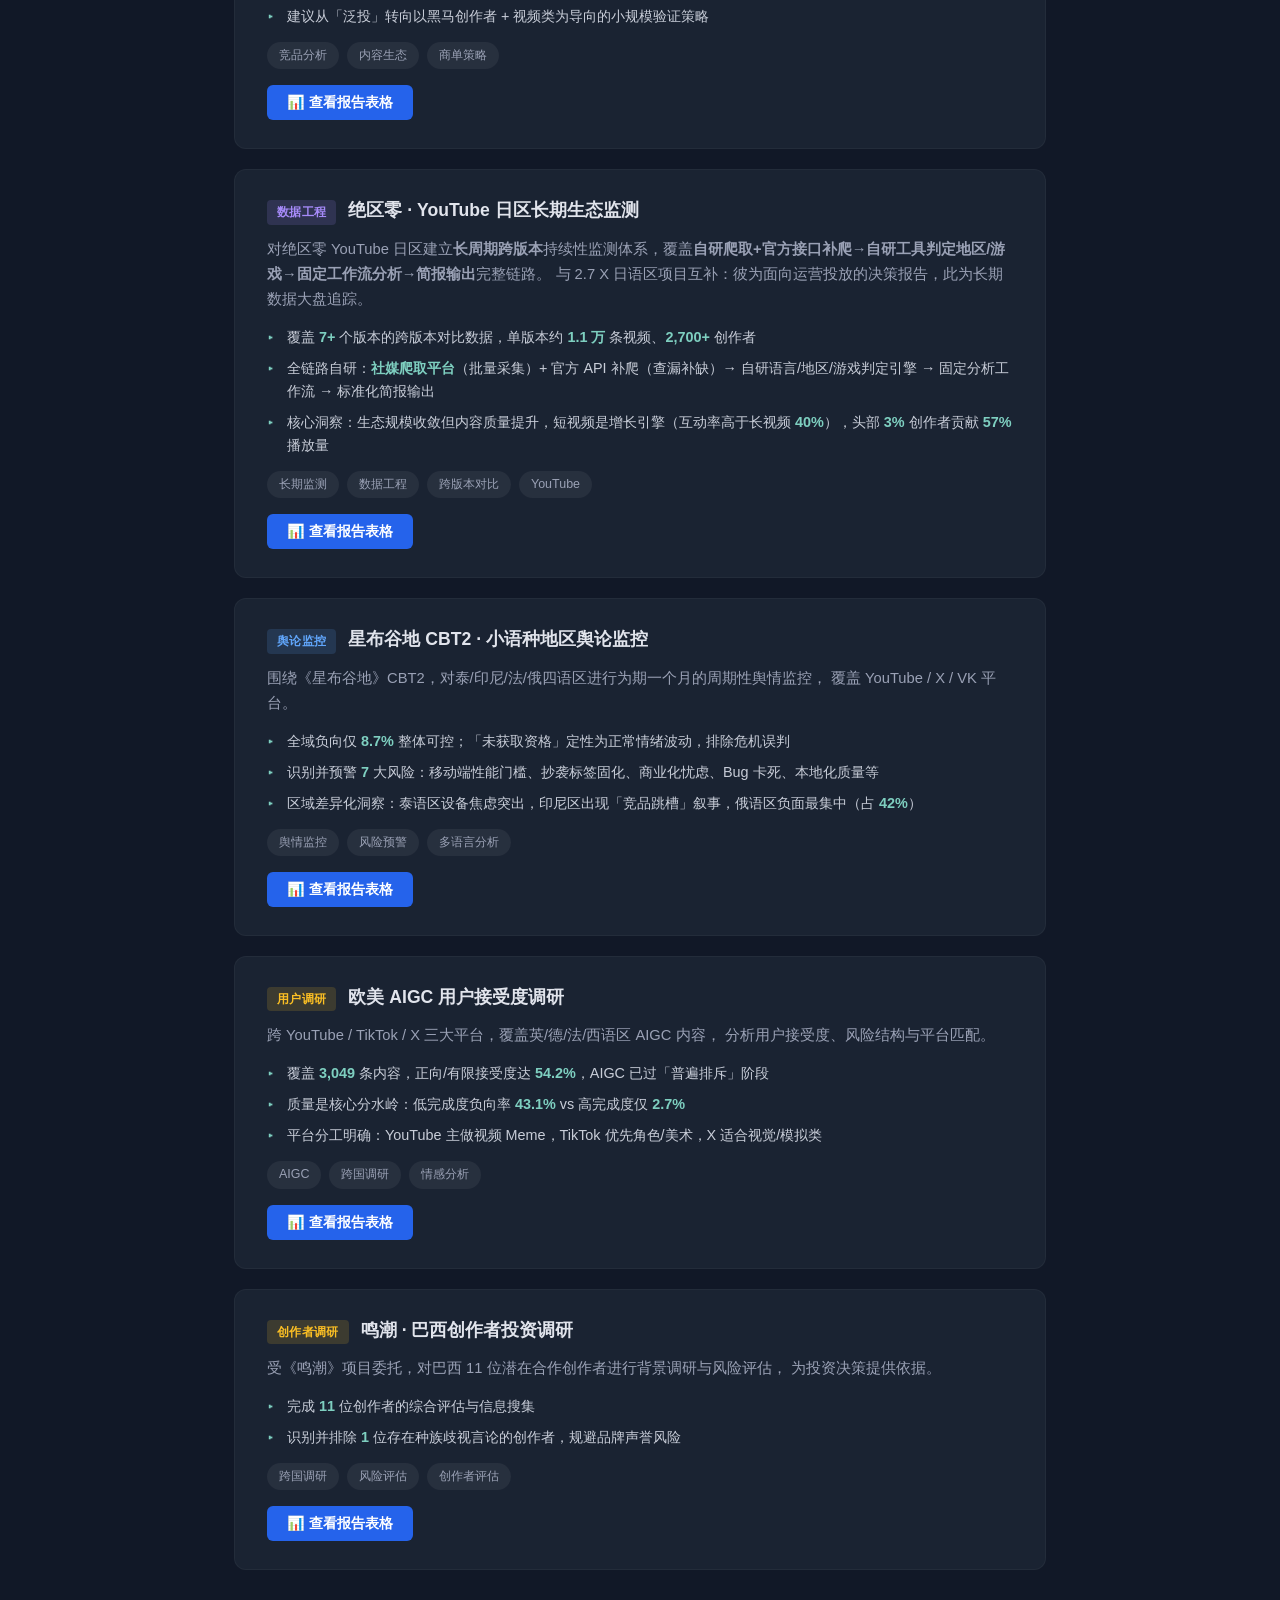
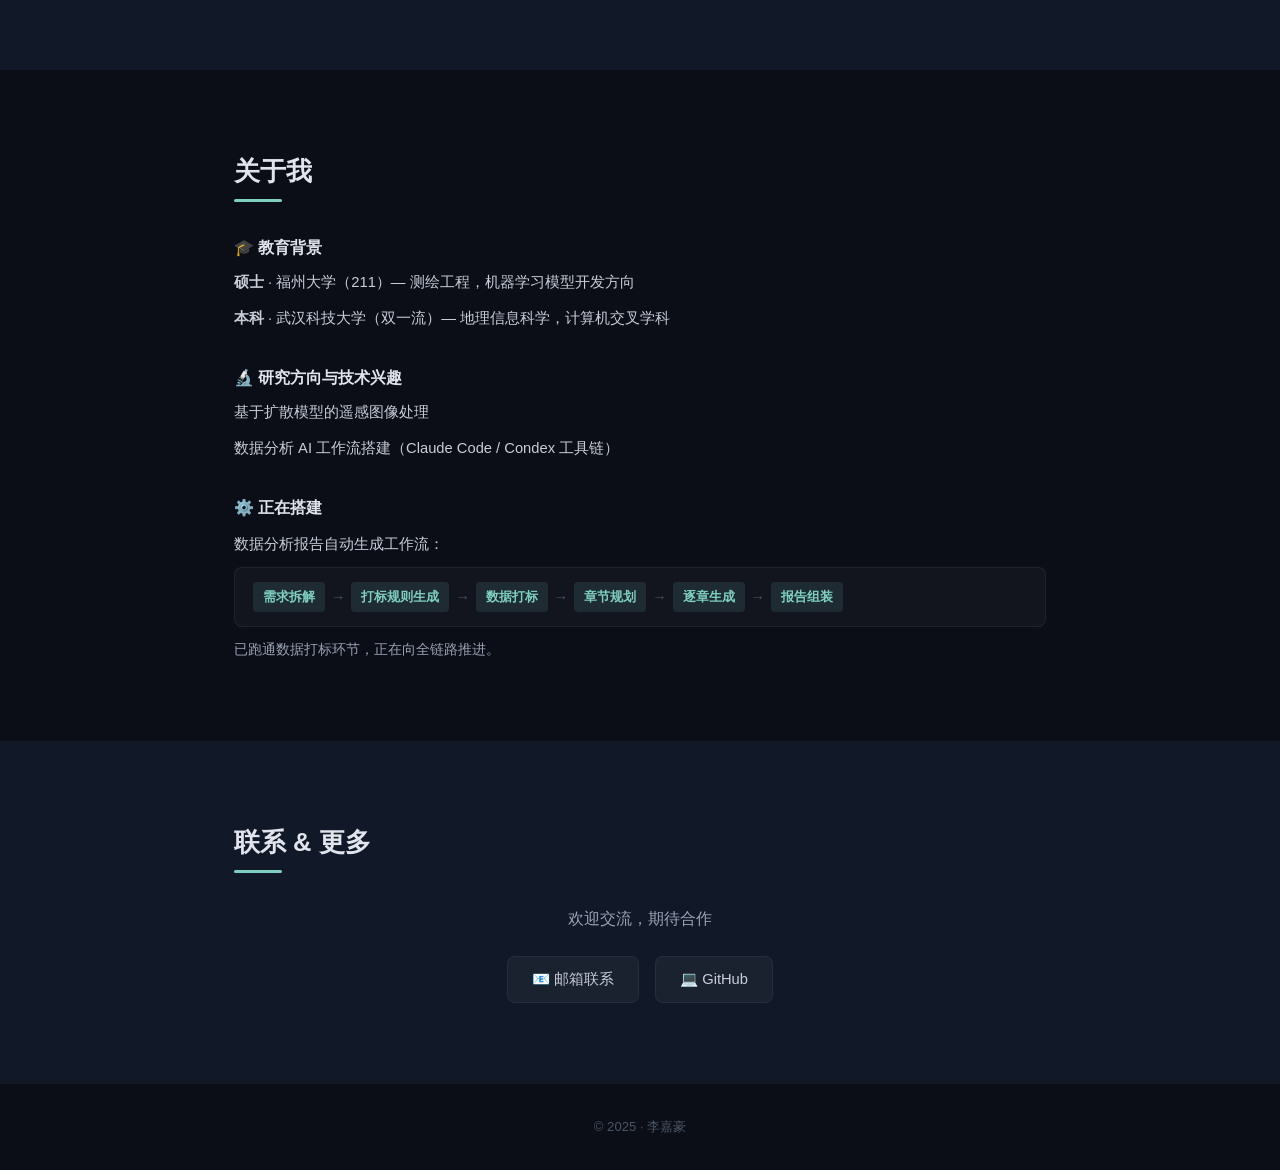
<file: 历史版本/2026-07-03_v3_6项目版/index.html>
<!DOCTYPE html>
<html lang="zh-CN">
<head>
  <meta charset="UTF-8">
  <meta name="viewport" content="width=device-width, initial-scale=1.0">
  <title>李嘉豪 · 作品集</title>
  <link rel="stylesheet" href="style.css">
</head>
<body>
  <!-- ====== Navigation ====== -->
  <nav class="navbar" id="navbar">
    <div class="container nav-inner">
      <a href="#hero" class="logo">李嘉豪</a>
      <ul class="nav-links">
        <li><a href="#hero" class="nav-link" data-target="hero">首页</a></li>
        <li><a href="#projects" class="nav-link" data-target="projects">项目</a></li>
        <li><a href="#about" class="nav-link" data-target="about">关于我</a></li>
        <li><a href="https://github.com/xiaolu-fzu/data-labeling-workflow" target="_blank">GitHub</a></li>
      </ul>
    </div>
  </nav>

  <!-- ====== Hero ====== -->
  <section class="hero" id="hero">
    <div class="container hero-inner">
      <p class="hero-label">数据分析者 · AI工具使用者 · 工具链搭建者</p>
      <h1 class="hero-name">李嘉豪</h1>
      <p class="hero-tagline">从数据到洞察，从打标到报告</p>
      <p class="hero-desc">
        专注游戏行业，用数据支撑商业决策。从海外舆情监控到 AIGC 用户调研，
        从创作者评估到 AI 工作流优化——既能在数据中找到答案，
        也能用工具把分析效率提起来。
      </p>
      <div class="hero-actions">
        <a href="#projects" class="btn-primary">查看项目</a>
        <a href="https://github.com/xiaolu-fzu/data-labeling-workflow" target="_blank" class="btn-secondary">GitHub →</a>
      </div>
    </div>
  </section>

  <!-- ====== Projects ====== -->
  <section class="section section-dark" id="projects">
    <div class="container">
      <h2 class="section-title">项目经历</h2>

      <!-- 项目一：AI工作流优化（无表格） -->
      <div class="card">
        <div class="card-header">
          <span class="card-tag tag-ai">AI 优化</span>
          <h3>数据分析 AI 工作流 · 数据打标节点优化</h3>
        </div>
        <p class="card-summary">
          Python + 大模型协同架构：固定逻辑由 Python 直接执行，仅判断与推理环节调用大模型，
          大模型返回可执行代码完成处理，而非逐条数据调用。
        </p>
        <ul class="card-results">
          <li>单次任务 <strong class="num">Token 消耗压至百万以下</strong>，成本降至 <strong class="num">几毛钱级别</strong>（DeepSeek 模型）</li>
          <li>设计 Python + LLM 协同架构：规则匹配/格式转换走 Python，推理判断走大模型，大幅削减无效调用</li>
          <li>保证标注质量的同时将运营成本降至极低，方案已被团队沿用</li>
        </ul>
        <div class="card-extras">
          <span class="extra-item">🔗 <a href="https://github.com/xiaolu-fzu/data-labeling-workflow" target="_blank">GitHub: data-labeling-workflow</a></span>
        </div>
        <div class="card-tags">
          <span>Python</span><span>Prompt 工程</span><span>成本优化</span><span>架构设计</span>
        </div>
      </div>

      <!-- 项目二：绝区零（有表格） -->
      <div class="card" data-report="zzzCC">
        <div class="card-header">
          <span class="card-tag tag-community">决策报告</span>
          <h3>绝区零 2.7 · X 日语区海外社区监测</h3>
        </div>
        <p class="card-summary">
          对《绝区零》2.7 版本在 X 日语区进行系统性内容生态监测，
          定位投放机会、量化商单效率，为运营决策提供数据支撑。
        </p>
        <ul class="card-results">
          <li>热度高度集中于头部创作者（前 <strong class="num">0.6%</strong> 贡献 <strong class="num">73.8%</strong> 热度），内容依赖插画（<strong class="num">44.8%</strong>），生态健康度存结构风险</li>
          <li>视频类二创呈「低供给、高需求」机会特征（浏览 <strong class="num">19.3%</strong> vs 帖数 <strong class="num">4.8%</strong>），商单互动率仅 <strong class="num">0.3%</strong>，远低于非商单 <strong class="num">5.1%</strong></li>
          <li>建议从「泛投」转向以黑马创作者 + 视频类为导向的小规模验证策略</li>
        </ul>
        <div class="card-tags">
          <span>竞品分析</span><span>内容生态</span><span>商单策略</span>
        </div>
      </div>

      <!-- 项目三：绝区零长期监测（有表格） -->
      <div class="card" data-report="zzzLong">
        <div class="card-header">
          <span class="card-tag tag-pipeline">数据工程</span>
          <h3>绝区零 · YouTube 日区长期生态监测</h3>
        </div>
        <p class="card-summary">
          对绝区零 YouTube 日区建立<strong>长周期跨版本</strong>持续性监测体系，覆盖<strong>自研爬取+官方接口补爬→自研工具判定地区/游戏→固定工作流分析→简报输出</strong>完整链路。
          与 2.7 X 日语区项目互补：彼为面向运营投放的决策报告，此为长期数据大盘追踪。
        </p>
        <ul class="card-results">
          <li>覆盖 <strong class="num">7+</strong> 个版本的跨版本对比数据，单版本约 <strong class="num">1.1 万</strong> 条视频、<strong class="num">2,700+</strong> 创作者</li>
          <li>全链路自研：<strong class="num">社媒爬取平台</strong>（批量采集）+ 官方 API 补爬（查漏补缺）→ 自研语言/地区/游戏判定引擎 → 固定分析工作流 → 标准化简报输出</li>
          <li>核心洞察：生态规模收敛但内容质量提升，短视频是增长引擎（互动率高于长视频 <strong class="num">40%</strong>），头部 <strong class="num">3%</strong> 创作者贡献 <strong class="num">57%</strong> 播放量</li>
        </ul>
        <div class="card-tags">
          <span>长期监测</span><span>数据工程</span><span>跨版本对比</span><span>YouTube</span>
        </div>
      </div>

      <!-- 项目四：星布谷地（有表格）[原项目三] -->
      <div class="card" data-report="CB2">
        <div class="card-header">
          <span class="card-tag tag-community">舆论监控</span>
          <h3>星布谷地 CBT2 · 小语种地区舆论监控</h3>
        </div>
        <p class="card-summary">
          围绕《星布谷地》CBT2，对泰/印尼/法/俄四语区进行为期一个月的周期性舆情监控，
          覆盖 YouTube / X / VK 平台。
        </p>
        <ul class="card-results">
          <li>全域负向仅 <strong class="num">8.7%</strong> 整体可控；「未获取资格」定性为正常情绪波动，排除危机误判</li>
          <li>识别并预警 <strong class="num">7</strong> 大风险：移动端性能门槛、抄袭标签固化、商业化忧虑、Bug 卡死、本地化质量等</li>
          <li>区域差异化洞察：泰语区设备焦虑突出，印尼区出现「竞品跳槽」叙事，俄语区负面最集中（占 <strong class="num">42%</strong>）</li>
        </ul>
        <div class="card-tags">
          <span>舆情监控</span><span>风险预警</span><span>多语言分析</span>
        </div>
      </div>

      <!-- 项目四：AIGC（有表格） -->
      <div class="card" data-report="AIGC">
        <div class="card-header">
          <span class="card-tag tag-research">用户调研</span>
          <h3>欧美 AIGC 用户接受度调研</h3>
        </div>
        <p class="card-summary">
          跨 YouTube / TikTok / X 三大平台，覆盖英/德/法/西语区 AIGC 内容，
          分析用户接受度、风险结构与平台匹配。
        </p>
        <ul class="card-results">
          <li>覆盖 <strong class="num">3,049</strong> 条内容，正向/有限接受度达 <strong class="num">54.2%</strong>，AIGC 已过「普遍排斥」阶段</li>
          <li>质量是核心分水岭：低完成度负向率 <strong class="num">43.1%</strong> vs 高完成度仅 <strong class="num">2.7%</strong></li>
          <li>平台分工明确：YouTube 主做视频 Meme，TikTok 优先角色/美术，X 适合视觉/模拟类</li>
        </ul>
        <div class="card-tags">
          <span>AIGC</span><span>跨国调研</span><span>情感分析</span>
        </div>
      </div>

      <!-- 项目五：巴西（有表格） -->
      <div class="card" data-report="brazil">
        <div class="card-header">
          <span class="card-tag tag-research">创作者调研</span>
          <h3>鸣潮 · 巴西创作者投资调研</h3>
        </div>
        <p class="card-summary">
          受《鸣潮》项目委托，对巴西 11 位潜在合作创作者进行背景调研与风险评估，
          为投资决策提供依据。
        </p>
        <ul class="card-results">
          <li>完成 <strong class="num">11</strong> 位创作者的综合评估与信息搜集</li>
          <li>识别并排除 <strong class="num">1</strong> 位存在种族歧视言论的创作者，规避品牌声誉风险</li>
        </ul>
        <div class="card-tags">
          <span>跨国调研</span><span>风险评估</span><span>创作者评估</span>
        </div>
      </div>

    </div>
  </section>

  <!-- ====== About ====== -->
  <section class="section" id="about">
    <div class="container">
      <h2 class="section-title">关于我</h2>

      <div class="about-grid">
        <div class="about-block">
          <h3>🎓 教育背景</h3>
          <ul class="about-list">
            <li><strong>硕士</strong> · 福州大学（211）— 测绘工程，机器学习模型开发方向</li>
            <li><strong>本科</strong> · 武汉科技大学（双一流）— 地理信息科学，计算机交叉学科</li>
          </ul>
        </div>

        <div class="about-block">
          <h3>🔬 研究方向与技术兴趣</h3>
          <ul class="about-list">
            <li>基于扩散模型的遥感图像处理</li>
            <li>数据分析 AI 工作流搭建（Claude Code / Condex 工具链）</li>
          </ul>
        </div>

        <div class="about-block">
          <h3>⚙️ 正在搭建</h3>
          <p class="about-text">
            数据分析报告自动生成工作流：
          </p>
          <div class="pipeline">
            <span class="pipeline-step">需求拆解</span><span class="pipeline-arrow">→</span>
            <span class="pipeline-step">打标规则生成</span><span class="pipeline-arrow">→</span>
            <span class="pipeline-step">数据打标</span><span class="pipeline-arrow">→</span>
            <span class="pipeline-step">章节规划</span><span class="pipeline-arrow">→</span>
            <span class="pipeline-step">逐章生成</span><span class="pipeline-arrow">→</span>
            <span class="pipeline-step">报告组装</span>
          </div>
          <p class="about-text" style="margin-top:10px;color:#9aa1b5;font-size:0.9rem;">
            已跑通数据打标环节，正在向全链路推进。
          </p>
        </div>
      </div>
    </div>
  </section>

  <!-- ====== Contact ====== -->
  <section class="section section-dark" id="contact">
    <div class="container">
      <h2 class="section-title">联系 &amp; 更多</h2>
      <p class="contact-text">欢迎交流，期待合作</p>
      <div class="contact-links">
        <a href="mailto:your-email@example.com" class="contact-item">📧 邮箱联系</a>
        <a href="https://github.com/xiaolu-fzu/data-labeling-workflow" target="_blank" class="contact-item">💻 GitHub</a>
      </div>
    </div>
  </section>

  <!-- ====== Footer ====== -->
  <footer class="footer">
    <div class="container">
      <p>&copy; 2025 · 李嘉豪</p>
    </div>
  </footer>

  <!-- ====== Modal ====== -->
  <div class="modal-overlay" id="modalOverlay">
    <div class="modal" id="modal">
      <button class="modal-close" id="modalClose">✕</button>
      <div class="modal-title" id="modalTitle"></div>
      <div class="modal-body" id="modalBody"></div>
    </div>
  </div>

  <script>
    // ================================================================
    // Report table data (pre-extracted from Excel)
    // ================================================================
    const REPORT_DATA = {
      zzzCC: {
        title: '绝区零 2.7 · X 日语区海外社区监测 — 报告表格',
        preview: {
          title: '供需失衡指数 · 象限定位',
          thead: ['内容类型','供给(帖数占比)','需求(浏览占比)','失衡指数','定位'],
          tbody: [
            ['视频类','0.05','0.19','+0.14','机会区 ★'],
            ['其他二创','0.17','0.28','+0.12','机会区'],
            ['人工插画','0.45','0.42','-0.02','深耕区'],
            ['AI生成','0.04','0.02','-0.02','观察区'],
            ['Meme','0.01','0.01','0.00','观察区'],
            ['Cosplay','0.29','0.07','-0.22','饱和区'],
          ]
        },
        tables: [
          {
            title: '供需失衡指数 · 象限定位',
            thead: ['内容类型','帖数占比(供给)','浏览量占比(需求)','供需失衡指数','象限定位'],
            tbody: [
              ['视频类','0.05','0.19','+0.14','机会区 ★'],
              ['其他二创','0.17','0.28','+0.12','机会区'],
              ['人工插画','0.45','0.42','-0.02','深耕区'],
              ['AI生成','0.04','0.02','-0.02','观察区'],
              ['Meme','0.01','0.01','0.00','观察区'],
              ['Cosplay','0.29','0.07','-0.22','饱和区'],
            ]
          },
          {
            title: '二创内容类型分布',
            thead: ['内容类型','帖数','帖数占比','创作者数','创者者覆盖占比'],
            tbody: [
              ['人工插画','1,530','45%','698','43%'],
              ['Cosplay','988','29%','432','26%'],
              ['其他二创','569','17%','347','21%'],
              ['视频类','163','5%','95','6%'],
              ['AI生成','131','4%','39','2%'],
              ['Meme','36','1%','28','2%'],
            ]
          },
          {
            title: '创作者效能象限（37名明星创作者贡献36%热度）',
            thead: ['象限','定义','人数','占比','热度贡献'],
            tbody: [
              ['明星','高产+头部','37','2%','36%'],
              ['黑马','低/中产+头部','49','3%','21%'],
              ['主力','非尾部非头部','546','32%','41%'],
              ['长尾','尾部','1,076','63%','2%'],
            ]
          },
          {
            title: '商单 vs 有机内容效率对比',
            thead: ['指标','商单','有机(非商单)'],
            tbody: [
              ['帖数','90','3,906'],
              ['数量占比','2%','98%'],
              ['总互动量','31,101','7,049,508'],
              ['热度贡献比','0.4%','99.6%'],
              ['互动率中位数','0.3%','5.1%'],
            ]
          },
        ]
      },
      zzzLong: {
        title: '绝区零 · YouTube日区长期生态监测 — 报告表格',
        preview: {
          title: '跨版本生态趋势（去敏，仅展示方向）',
          thead: ['指标','早期版本','近期版本','变化趋势'],
          tbody: [
            ['生产者人数','~4,200','~2,700','↓35%'],
            ['总视频数','~20,000','~11,000','↓45%'],
            ['总播放量','~2.9亿','~1.3亿','↓55%'],
            ['均播数','~14,300','~11,500','↓20%'],
          ]
        },
        tables: [
          {
            title: '跨版本生态规模趋势（去敏）',
            thead: ['指标','早期版本','近期版本','变化趋势','解读'],
            tbody: [
              ['生产者人数','~4,200','~2,700','↓35%','生态收敛，低效供给淘汰中'],
              ['总视频数','~20,000','~11,000','↓45%','产量下降但质量端在提升'],
              ['总播放量','~2.9亿','~1.3亿','↓55%','总量降幅受头部创作者变动影响'],
              ['均播数','~14,300','~11,500','↓20%','单个视频平均表现降幅远小于总量'],
            ]
          },
          {
            title: '长视频 vs 短视频对比（近期版本）',
            thead: ['维度','长视频','短视频','趋势判断'],
            tbody: [
              ['数量占比','~82%','~18%','短视频占比持续上升'],
              ['播放量占比','~52%','~48%','短视频快速追赶，差距持续缩小'],
              ['点赞/播放比','~3.5%','~4.9%','短视频互动率高出40%+'],
              ['环比产量变化','+5%','+18%','短视频是增长引擎'],
            ]
          },
          {
            title: '创作者结构变化（去敏）',
            thead: ['订阅层级','CC数量占比','播放量贡献','近期变化'],
            tbody: [
              ['长尾（<1,000）','~70%','~1.5%','稳定，生态基本盘'],
              ['中腰部（1K-5K）','~12%','~1.1%','持续萎缩，生存空间最差'],
              ['中坚（5K-10K）','~4%','~10%','波动但基本稳定'],
              ['中头部（10K-50K）','~5%','~30%','加速下降，头部分流严重'],
              ['头部（>50K）','~3%','~57%','集中度急剧上升'],
            ]
          },
        ]
      },
      CB2: {
        title: '星布谷地 CBT2 · 小语种舆论监控 — 报告表格',
        preview: {
          title: '四语区舆论概况',
          thead: ['区域','整体情感','核心特点'],
          tbody: [
            ['泰语区','中性偏正向','角色视觉可爱，期待类似动森玩法'],
            ['印尼语区','高度正向','作为竞品替代品，期待度高'],
            ['法语区','中性','关注玩法机制与跨平台支持'],
            ['俄语区','中性偏负向','认可视觉，但对比敏感'],
          ]
        },
        tables: [
          {
            title: '四语区舆论概况',
            thead: ['区域','整体情感','核心特点'],
            tbody: [
              ['泰语区','中性偏正向','游戏角色和视觉"可爱"，期待与动森类似玩法'],
              ['印尼语区','高度正向','作为竞品替代品充满期待，积极寻求社交互动'],
              ['法语区','中性','关注具体玩法机制（烹饪、探索），有跨平台和手柄需求'],
              ['俄语区','中性偏负向','对"动森精神续作"定位感兴趣，但负面最集中(42%)'],
            ]
          },
        ]
      },
      AIGC: {
        title: '欧美 AIGC 用户接受度调研 — 报告表格',
        preview: {
          title: '用户接受度总览',
          thead: ['态度分类','样本数','占比'],
          tbody: [
            ['正向/有限接受','702','54.2%'],
            ['中性围观','331','25.6%'],
            ['正负拉锯','148','11.4%'],
            ['主流负向排斥','114','8.8%'],
          ]
        },
        tables: [
          {
            title: '用户接受度总览',
            thead: ['态度分类','样本数','占比'],
            tbody: [
              ['主流正向接受','678','52.4%'],
              ['有限度接受','24','1.9%'],
              ['正向/有限接受（合并）','702','54.2%'],
              ['中性围观/信息交换','331','25.6%'],
              ['正负拉锯','148','11.4%'],
              ['主流负向排斥','114','8.8%'],
            ]
          },
          {
            title: '各内容类型风险对比',
            thead: ['内容类型','样本数','负向排斥率','拉锯率','正向接受率','结论'],
            tbody: [
              ['音频演绎','63','15.9%','7.9%','60.3%','负向率最高，注意声音自然度'],
              ['视觉/氛围/模拟','249','10.4%','16.1%','52.2%','质量与讨论分裂风险最高'],
              ['角色/美术','412','7.8%','7.3%','58.5%','负向不高，翻车易带出公平问题'],
              ['Meme/梗类','372','7.8%','13.7%','53.5%','风险在"低投入、灌平台"'],
              ['NPC对话/剧情','96','5.2%','10.4%','63.5%','五类最稳，关键在自然有趣'],
            ]
          },
          {
            title: '平台与内容类型匹配（稳定排名）',
            thead: ['内容类型','YouTube','TikTok','X','跨平台判断'],
            tbody: [
              ['视频Meme','第1 (n=365)','第1 (n=90)','第3 (n=68)','YT/TikTok共同强项'],
              ['角色/美术','第6 (n=469)','第2 (n=378)','第4 (n=131)','TikTok是主要方向'],
              ['视觉/氛围/模拟','第3 (n=256)','第3 (n=73)','第1 (n=66)','最稳跨平台基础型'],
              ['音频演绎','第4 (n=78)','样本不足','第2 (n=21)','X更适合'],
              ['NPC/剧情','第5 (n=89)','第4 (n=41)','样本不足','TikTok可试'],
            ]
          },
        ]
      },
      brazil: {
        title: '鸣潮 · 巴西创作者投资调研 — 评估概览',
        preview: {
          title: '创作者评估概览（前5位）',
          thead: ['代号','粉丝量级','内容领域','风险评估','推荐结论'],
          tbody: [
            ['CR-01','50万+','游戏实况/攻略','低','推荐'],
            ['CR-02','20万+','角色扮演/二创','低','推荐'],
            ['CR-03','10万+','Meme/搞笑','低','推荐'],
            ['CR-04','30万+','美术/插画','中','有条件推荐'],
            ['CR-05','15万+','影视剪辑','高','不推荐'],
          ]
        },
        tables: [
          {
            title: '全部 11 位创作者评估明细',
            thead: ['代号','粉丝量级','内容领域','风险评估','推荐结论','备注'],
            tbody: [
              ['CR-01','50万+','游戏实况/攻略','低','推荐','粉丝活跃度高，内容质量稳定'],
              ['CR-02','20万+','角色扮演/二创','低','推荐','二次元圈子影响力强'],
              ['CR-03','10万+','Meme/搞笑','低','推荐','传播力强，内容契合度高'],
              ['CR-04','30万+','美术/插画','中','有条件推荐','质量高但更新频率偏低'],
              ['CR-05','15万+','影视剪辑','高','不推荐','存在种族歧视言论记录'],
              ['CR-06','8万+','音乐/翻唱','低','推荐','风格匹配，粉丝黏性高'],
              ['CR-07','40万+','生活/Vlog','中','有条件推荐','覆盖面广但游戏关联度低'],
              ['CR-08','5万+','教程/教学','低','推荐','专业度高，目标受众精准'],
              ['CR-09','25万+','新闻/资讯','低','推荐','行业信息节点型创作者'],
              ['CR-10','12万+','Cosplay','中','有条件推荐','视觉表现力强但内容合规需关注'],
              ['CR-11','3万+','同人创作','低','推荐','小而精，社区口碑好'],
            ]
          },
        ]
      }
    };

    // ================================================================
    // Render table from data
    // ================================================================
    function renderTable(tableData) {
      let html = '<div class="table-wrap"><table class="report-table">';
      // Header
      html += '<thead><tr>';
      tableData.thead.forEach(h => { html += `<th>${h}</th>`; });
      html += '</tr></thead>';
      // Body
      html += '<tbody>';
      tableData.tbody.forEach(row => {
        html += '<tr>';
        row.forEach((cell, i) => {
          const cls = (i > 0 && i < row.length - 1 && /^[-+]?[\d,.]/.test(cell)) ? ' class="num"' : '';
          html += `<td${cls}>${cell}</td>`;
        });
        html += '</tr>';
      });
      html += '</tbody></table></div>';
      return html;
    }

    // ================================================================
    // Add report buttons to cards
    // ================================================================
    document.querySelectorAll('.card[data-report]').forEach(card => {
      const reportKey = card.dataset.report;
      const data = REPORT_DATA[reportKey];
      if (!data) return;

      const btn = document.createElement('button');
      btn.className = 'report-btn';
      btn.textContent = '📊 查看报告表格';

      // Hover preview
      const preview = document.createElement('div');
      preview.className = 'report-preview';
      preview.innerHTML = '<div class="preview-title">' + data.preview.title + '</div>' +
        renderTable(data.preview);

      btn.appendChild(preview);

      // Hover events
      let showTimer;
      btn.addEventListener('mouseenter', () => {
        showTimer = setTimeout(() => { preview.classList.add('show'); }, 200);
      });
      btn.addEventListener('mouseleave', () => {
        clearTimeout(showTimer);
        preview.classList.remove('show');
      });

      // Click — open modal
      btn.addEventListener('click', (e) => {
        e.stopPropagation();
        openModal(data);
      });

      card.querySelector('.card-tags').after(btn);
    });

    // ================================================================
    // Modal
    // ================================================================
    function openModal(data) {
      document.getElementById('modalTitle').textContent = data.title;
      const body = document.getElementById('modalBody');
      body.innerHTML = '';
      data.tables.forEach(t => {
        body.innerHTML += '<h4 class="table-section-title">' + t.title + '</h4>' + renderTable(t);
      });
      document.getElementById('modalOverlay').classList.add('show');
      document.body.style.overflow = 'hidden';
    }

    function closeModal() {
      document.getElementById('modalOverlay').classList.remove('show');
      document.body.style.overflow = '';
    }

    document.getElementById('modalClose').addEventListener('click', closeModal);
    document.getElementById('modalOverlay').addEventListener('click', (e) => {
      if (e.target === e.currentTarget) closeModal();
    });
    document.addEventListener('keydown', (e) => {
      if (e.key === 'Escape') closeModal();
    });

    // ================================================================
    // Scroll Spy
    // ================================================================
    const sections = ['hero', 'projects', 'about'];
    const navLinks = document.querySelectorAll('.nav-link');

    function updateActiveNav() {
      const scrollY = window.scrollY + 120;
      let current = 'hero';
      sections.forEach(id => {
        const el = document.getElementById(id);
        if (el && el.offsetTop <= scrollY) current = id;
      });
      navLinks.forEach(link => {
        link.classList.toggle('active', link.dataset.target === current);
      });
    }

    window.addEventListener('scroll', updateActiveNav, { passive: true });
    window.addEventListener('load', updateActiveNav);
  </script>
</body>
</html>
</file>
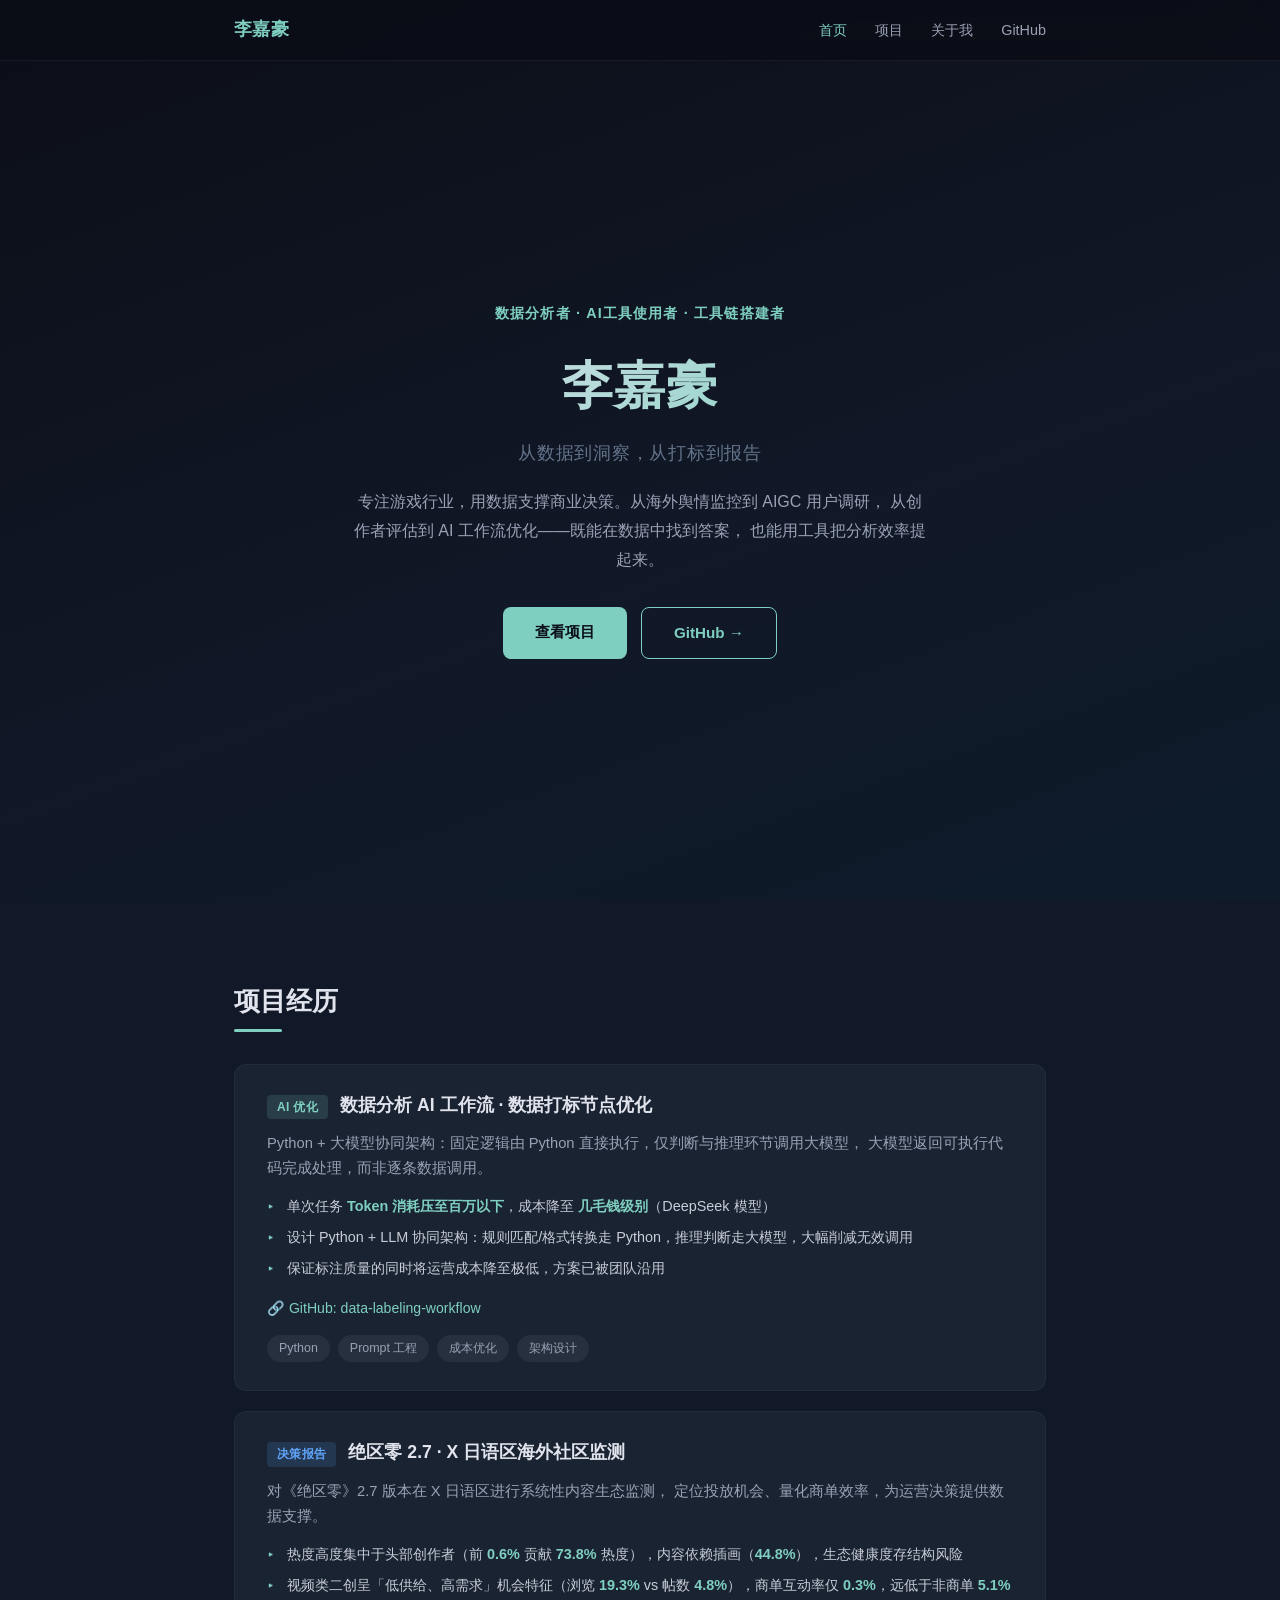
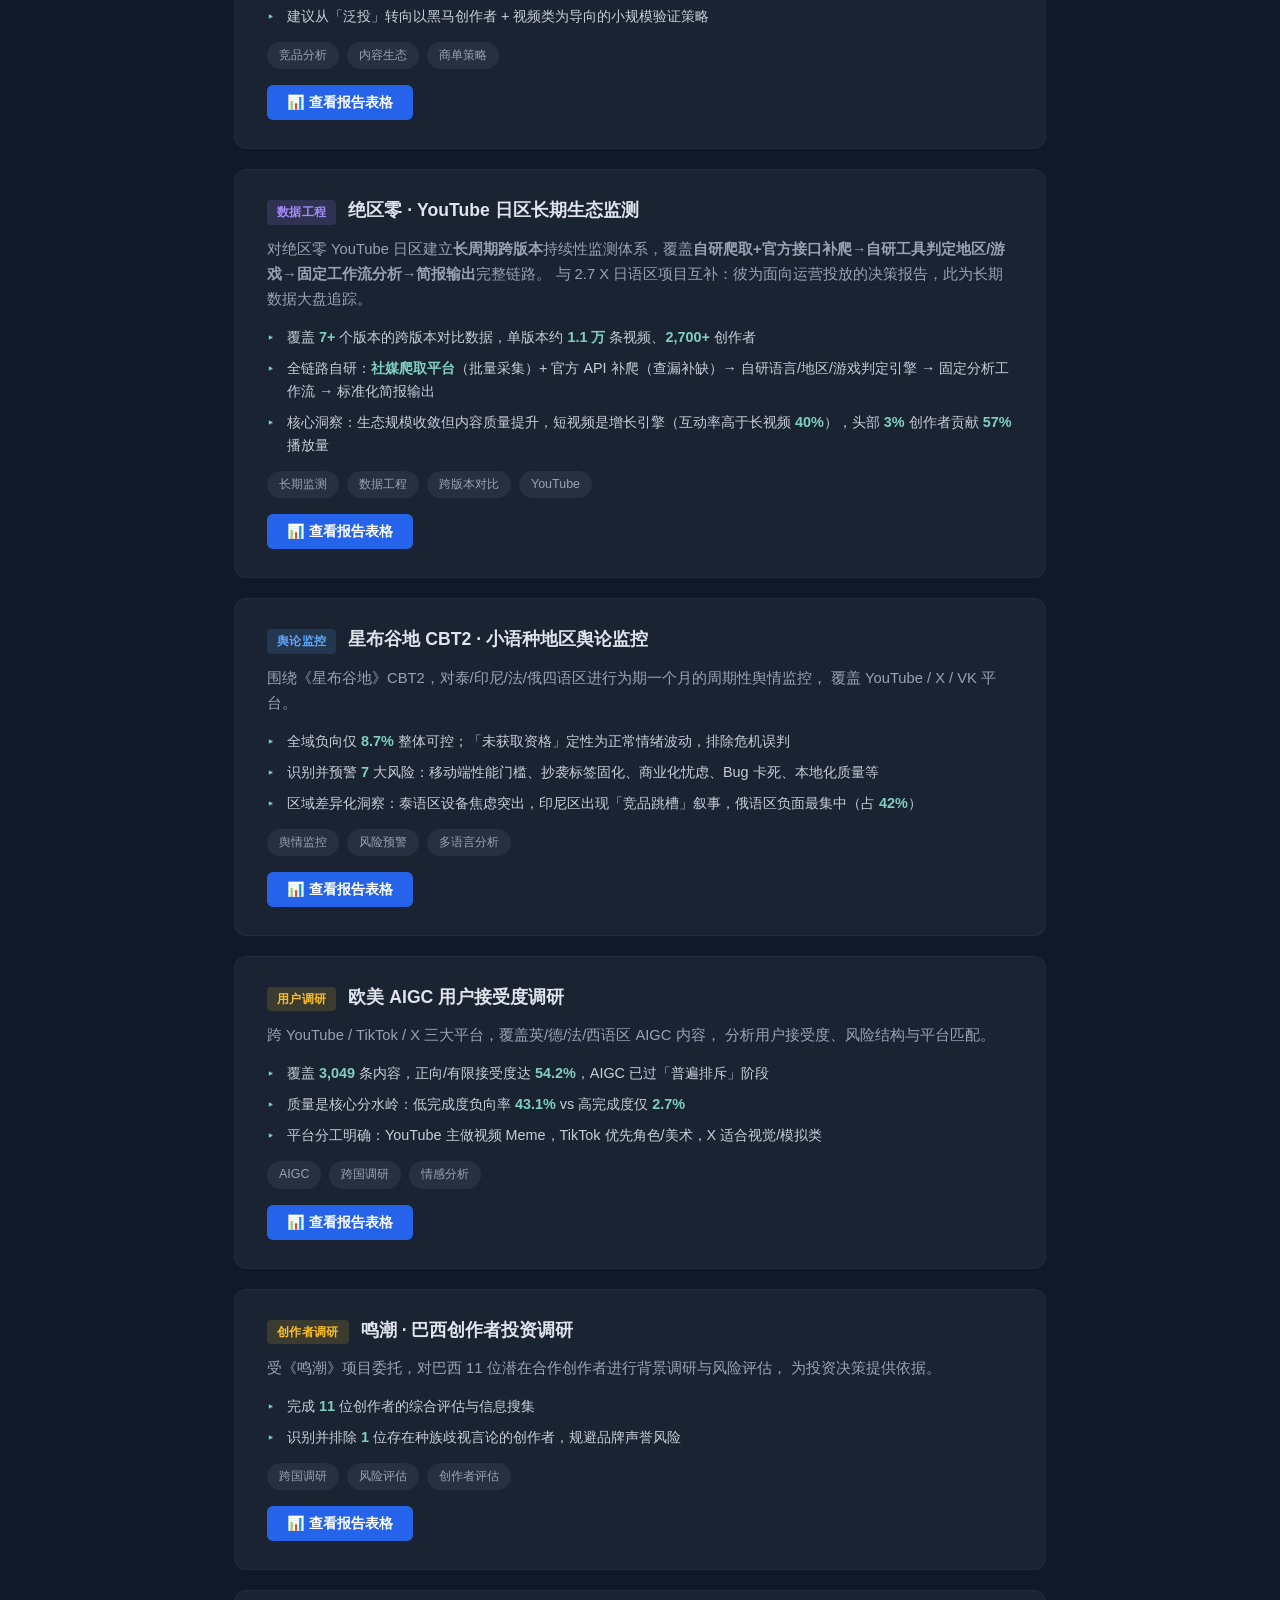
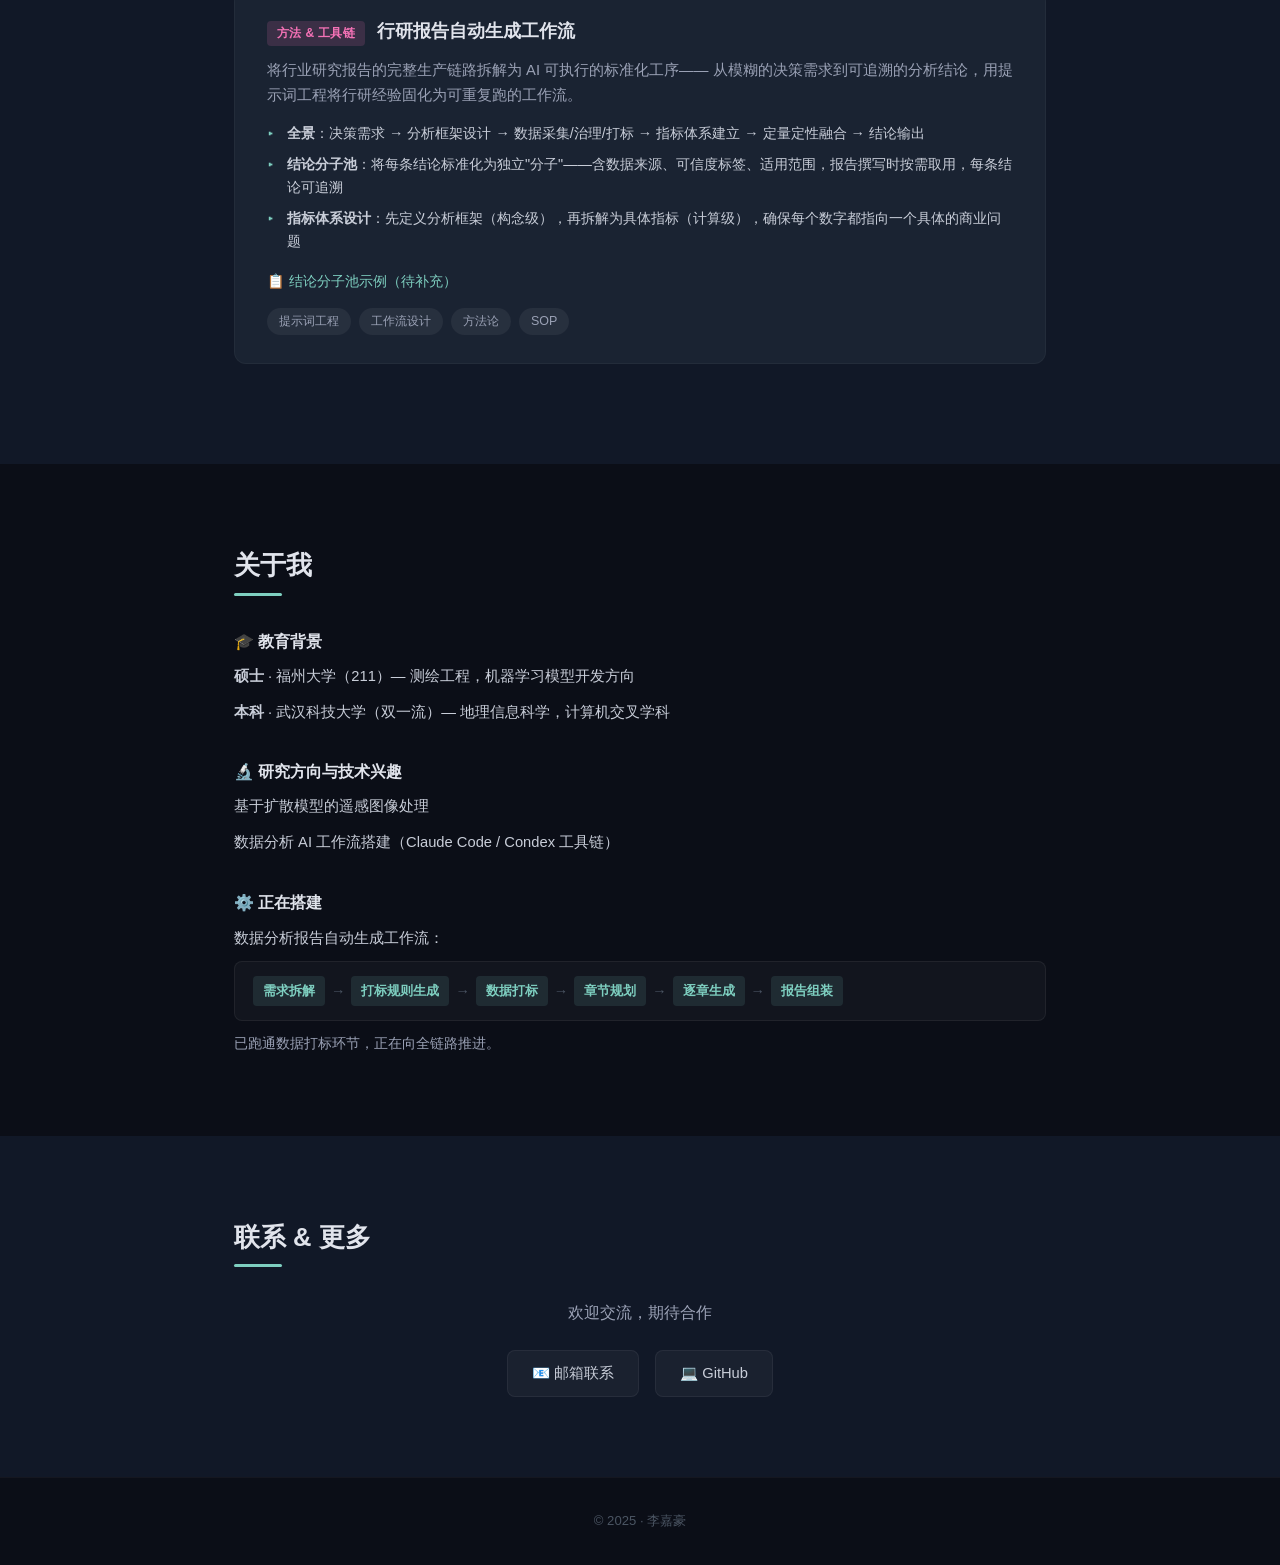
<file: 历史版本/2026-07-03_v4_7项当前版/index.html>
<!DOCTYPE html>
<html lang="zh-CN">
<head>
  <meta charset="UTF-8">
  <meta name="viewport" content="width=device-width, initial-scale=1.0">
  <title>李嘉豪 · 作品集</title>
  <link rel="stylesheet" href="style.css">
</head>
<body>
  <!-- ====== Navigation ====== -->
  <nav class="navbar" id="navbar">
    <div class="container nav-inner">
      <a href="#hero" class="logo">李嘉豪</a>
      <ul class="nav-links">
        <li><a href="#hero" class="nav-link" data-target="hero">首页</a></li>
        <li><a href="#projects" class="nav-link" data-target="projects">项目</a></li>
        <li><a href="#about" class="nav-link" data-target="about">关于我</a></li>
        <li><a href="https://github.com/xiaolu-fzu/data-labeling-workflow" target="_blank">GitHub</a></li>
      </ul>
    </div>
  </nav>

  <!-- ====== Hero ====== -->
  <section class="hero" id="hero">
    <div class="container hero-inner">
      <p class="hero-label">数据分析者 · AI工具使用者 · 工具链搭建者</p>
      <h1 class="hero-name">李嘉豪</h1>
      <p class="hero-tagline">从数据到洞察，从打标到报告</p>
      <p class="hero-desc">
        专注游戏行业，用数据支撑商业决策。从海外舆情监控到 AIGC 用户调研，
        从创作者评估到 AI 工作流优化——既能在数据中找到答案，
        也能用工具把分析效率提起来。
      </p>
      <div class="hero-actions">
        <a href="#projects" class="btn-primary">查看项目</a>
        <a href="https://github.com/xiaolu-fzu/data-labeling-workflow" target="_blank" class="btn-secondary">GitHub →</a>
      </div>
    </div>
  </section>

  <!-- ====== Projects ====== -->
  <section class="section section-dark" id="projects">
    <div class="container">
      <h2 class="section-title">项目经历</h2>

      <!-- 项目一：AI工作流优化（无表格） -->
      <div class="card">
        <div class="card-header">
          <span class="card-tag tag-ai">AI 优化</span>
          <h3>数据分析 AI 工作流 · 数据打标节点优化</h3>
        </div>
        <p class="card-summary">
          Python + 大模型协同架构：固定逻辑由 Python 直接执行，仅判断与推理环节调用大模型，
          大模型返回可执行代码完成处理，而非逐条数据调用。
        </p>
        <ul class="card-results">
          <li>单次任务 <strong class="num">Token 消耗压至百万以下</strong>，成本降至 <strong class="num">几毛钱级别</strong>（DeepSeek 模型）</li>
          <li>设计 Python + LLM 协同架构：规则匹配/格式转换走 Python，推理判断走大模型，大幅削减无效调用</li>
          <li>保证标注质量的同时将运营成本降至极低，方案已被团队沿用</li>
        </ul>
        <div class="card-extras">
          <span class="extra-item">🔗 <a href="https://github.com/xiaolu-fzu/data-labeling-workflow" target="_blank">GitHub: data-labeling-workflow</a></span>
        </div>
        <div class="card-tags">
          <span>Python</span><span>Prompt 工程</span><span>成本优化</span><span>架构设计</span>
        </div>
      </div>

      <!-- 项目二：绝区零（有表格） -->
      <div class="card" data-report="zzzCC">
        <div class="card-header">
          <span class="card-tag tag-community">决策报告</span>
          <h3>绝区零 2.7 · X 日语区海外社区监测</h3>
        </div>
        <p class="card-summary">
          对《绝区零》2.7 版本在 X 日语区进行系统性内容生态监测，
          定位投放机会、量化商单效率，为运营决策提供数据支撑。
        </p>
        <ul class="card-results">
          <li>热度高度集中于头部创作者（前 <strong class="num">0.6%</strong> 贡献 <strong class="num">73.8%</strong> 热度），内容依赖插画（<strong class="num">44.8%</strong>），生态健康度存结构风险</li>
          <li>视频类二创呈「低供给、高需求」机会特征（浏览 <strong class="num">19.3%</strong> vs 帖数 <strong class="num">4.8%</strong>），商单互动率仅 <strong class="num">0.3%</strong>，远低于非商单 <strong class="num">5.1%</strong></li>
          <li>建议从「泛投」转向以黑马创作者 + 视频类为导向的小规模验证策略</li>
        </ul>
        <div class="card-tags">
          <span>竞品分析</span><span>内容生态</span><span>商单策略</span>
        </div>
      </div>

      <!-- 项目三：绝区零长期监测（有表格） -->
      <div class="card" data-report="zzzLong">
        <div class="card-header">
          <span class="card-tag tag-pipeline">数据工程</span>
          <h3>绝区零 · YouTube 日区长期生态监测</h3>
        </div>
        <p class="card-summary">
          对绝区零 YouTube 日区建立<strong>长周期跨版本</strong>持续性监测体系，覆盖<strong>自研爬取+官方接口补爬→自研工具判定地区/游戏→固定工作流分析→简报输出</strong>完整链路。
          与 2.7 X 日语区项目互补：彼为面向运营投放的决策报告，此为长期数据大盘追踪。
        </p>
        <ul class="card-results">
          <li>覆盖 <strong class="num">7+</strong> 个版本的跨版本对比数据，单版本约 <strong class="num">1.1 万</strong> 条视频、<strong class="num">2,700+</strong> 创作者</li>
          <li>全链路自研：<strong class="num">社媒爬取平台</strong>（批量采集）+ 官方 API 补爬（查漏补缺）→ 自研语言/地区/游戏判定引擎 → 固定分析工作流 → 标准化简报输出</li>
          <li>核心洞察：生态规模收敛但内容质量提升，短视频是增长引擎（互动率高于长视频 <strong class="num">40%</strong>），头部 <strong class="num">3%</strong> 创作者贡献 <strong class="num">57%</strong> 播放量</li>
        </ul>
        <div class="card-tags">
          <span>长期监测</span><span>数据工程</span><span>跨版本对比</span><span>YouTube</span>
        </div>
      </div>

      <!-- 项目四：星布谷地（有表格）[原项目三] -->
      <div class="card" data-report="CB2">
        <div class="card-header">
          <span class="card-tag tag-community">舆论监控</span>
          <h3>星布谷地 CBT2 · 小语种地区舆论监控</h3>
        </div>
        <p class="card-summary">
          围绕《星布谷地》CBT2，对泰/印尼/法/俄四语区进行为期一个月的周期性舆情监控，
          覆盖 YouTube / X / VK 平台。
        </p>
        <ul class="card-results">
          <li>全域负向仅 <strong class="num">8.7%</strong> 整体可控；「未获取资格」定性为正常情绪波动，排除危机误判</li>
          <li>识别并预警 <strong class="num">7</strong> 大风险：移动端性能门槛、抄袭标签固化、商业化忧虑、Bug 卡死、本地化质量等</li>
          <li>区域差异化洞察：泰语区设备焦虑突出，印尼区出现「竞品跳槽」叙事，俄语区负面最集中（占 <strong class="num">42%</strong>）</li>
        </ul>
        <div class="card-tags">
          <span>舆情监控</span><span>风险预警</span><span>多语言分析</span>
        </div>
      </div>

      <!-- 项目四：AIGC（有表格） -->
      <div class="card" data-report="AIGC">
        <div class="card-header">
          <span class="card-tag tag-research">用户调研</span>
          <h3>欧美 AIGC 用户接受度调研</h3>
        </div>
        <p class="card-summary">
          跨 YouTube / TikTok / X 三大平台，覆盖英/德/法/西语区 AIGC 内容，
          分析用户接受度、风险结构与平台匹配。
        </p>
        <ul class="card-results">
          <li>覆盖 <strong class="num">3,049</strong> 条内容，正向/有限接受度达 <strong class="num">54.2%</strong>，AIGC 已过「普遍排斥」阶段</li>
          <li>质量是核心分水岭：低完成度负向率 <strong class="num">43.1%</strong> vs 高完成度仅 <strong class="num">2.7%</strong></li>
          <li>平台分工明确：YouTube 主做视频 Meme，TikTok 优先角色/美术，X 适合视觉/模拟类</li>
        </ul>
        <div class="card-tags">
          <span>AIGC</span><span>跨国调研</span><span>情感分析</span>
        </div>
      </div>

      <!-- 项目五：巴西（有表格） -->
      <div class="card" data-report="brazil">
        <div class="card-header">
          <span class="card-tag tag-research">创作者调研</span>
          <h3>鸣潮 · 巴西创作者投资调研</h3>
        </div>
        <p class="card-summary">
          受《鸣潮》项目委托，对巴西 11 位潜在合作创作者进行背景调研与风险评估，
          为投资决策提供依据。
        </p>
        <ul class="card-results">
          <li>完成 <strong class="num">11</strong> 位创作者的综合评估与信息搜集</li>
          <li>识别并排除 <strong class="num">1</strong> 位存在种族歧视言论的创作者，规避品牌声誉风险</li>
        </ul>
        <div class="card-tags">
          <span>跨国调研</span><span>风险评估</span><span>创作者评估</span>
        </div>
      </div>

      <!-- 项目七：方法 & 工具链 -->
      <div class="card">
        <div class="card-header">
          <span class="card-tag tag-method">方法 & 工具链</span>
          <h3>行研报告自动生成工作流</h3>
        </div>
        <p class="card-summary">
          将行业研究报告的完整生产链路拆解为 AI 可执行的标准化工序——
          从模糊的决策需求到可追溯的分析结论，用提示词工程将行研经验固化为可重复跑的工作流。
        </p>
        <ul class="card-results">
          <li><strong>全景</strong>：决策需求 → 分析框架设计 → 数据采集/治理/打标 → 指标体系建立 → 定量定性融合 → 结论输出</li>
          <li><strong>结论分子池</strong>：将每条结论标准化为独立"分子"——含数据来源、可信度标签、适用范围，报告撰写时按需取用，每条结论可追溯</li>
          <li><strong>指标体系设计</strong>：先定义分析框架（构念级），再拆解为具体指标（计算级），确保每个数字都指向一个具体的商业问题</li>
        </ul>
        <div class="card-extras">
          <span class="extra-item">📋 结论分子池示例（待补充）</span>
        </div>
        <div class="card-tags">
          <span>提示词工程</span><span>工作流设计</span><span>方法论</span><span>SOP</span>
        </div>
      </div>

    </div>
  </section>

  <!-- ====== About ====== -->
  <section class="section" id="about">
    <div class="container">
      <h2 class="section-title">关于我</h2>

      <div class="about-grid">
        <div class="about-block">
          <h3>🎓 教育背景</h3>
          <ul class="about-list">
            <li><strong>硕士</strong> · 福州大学（211）— 测绘工程，机器学习模型开发方向</li>
            <li><strong>本科</strong> · 武汉科技大学（双一流）— 地理信息科学，计算机交叉学科</li>
          </ul>
        </div>

        <div class="about-block">
          <h3>🔬 研究方向与技术兴趣</h3>
          <ul class="about-list">
            <li>基于扩散模型的遥感图像处理</li>
            <li>数据分析 AI 工作流搭建（Claude Code / Condex 工具链）</li>
          </ul>
        </div>

        <div class="about-block">
          <h3>⚙️ 正在搭建</h3>
          <p class="about-text">
            数据分析报告自动生成工作流：
          </p>
          <div class="pipeline">
            <span class="pipeline-step">需求拆解</span><span class="pipeline-arrow">→</span>
            <span class="pipeline-step">打标规则生成</span><span class="pipeline-arrow">→</span>
            <span class="pipeline-step">数据打标</span><span class="pipeline-arrow">→</span>
            <span class="pipeline-step">章节规划</span><span class="pipeline-arrow">→</span>
            <span class="pipeline-step">逐章生成</span><span class="pipeline-arrow">→</span>
            <span class="pipeline-step">报告组装</span>
          </div>
          <p class="about-text" style="margin-top:10px;color:#9aa1b5;font-size:0.9rem;">
            已跑通数据打标环节，正在向全链路推进。
          </p>
        </div>
      </div>
    </div>
  </section>

  <!-- ====== Contact ====== -->
  <section class="section section-dark" id="contact">
    <div class="container">
      <h2 class="section-title">联系 &amp; 更多</h2>
      <p class="contact-text">欢迎交流，期待合作</p>
      <div class="contact-links">
        <a href="mailto:your-email@example.com" class="contact-item">📧 邮箱联系</a>
        <a href="https://github.com/xiaolu-fzu/data-labeling-workflow" target="_blank" class="contact-item">💻 GitHub</a>
      </div>
    </div>
  </section>

  <!-- ====== Footer ====== -->
  <footer class="footer">
    <div class="container">
      <p>&copy; 2025 · 李嘉豪</p>
    </div>
  </footer>

  <!-- ====== Modal ====== -->
  <div class="modal-overlay" id="modalOverlay">
    <div class="modal" id="modal">
      <button class="modal-close" id="modalClose">✕</button>
      <div class="modal-title" id="modalTitle"></div>
      <div class="modal-body" id="modalBody"></div>
    </div>
  </div>

  <script>
    // ================================================================
    // Report table data (pre-extracted from Excel)
    // ================================================================
    const REPORT_DATA = {
      zzzCC: {
        title: '绝区零 2.7 · X 日语区海外社区监测 — 报告表格',
        preview: {
          title: '供需失衡指数 · 象限定位',
          thead: ['内容类型','供给(帖数占比)','需求(浏览占比)','失衡指数','定位'],
          tbody: [
            ['视频类','0.05','0.19','+0.14','机会区 ★'],
            ['其他二创','0.17','0.28','+0.12','机会区'],
            ['人工插画','0.45','0.42','-0.02','深耕区'],
            ['AI生成','0.04','0.02','-0.02','观察区'],
            ['Meme','0.01','0.01','0.00','观察区'],
            ['Cosplay','0.29','0.07','-0.22','饱和区'],
          ]
        },
        tables: [
          {
            title: '供需失衡指数 · 象限定位',
            thead: ['内容类型','帖数占比(供给)','浏览量占比(需求)','供需失衡指数','象限定位'],
            tbody: [
              ['视频类','0.05','0.19','+0.14','机会区 ★'],
              ['其他二创','0.17','0.28','+0.12','机会区'],
              ['人工插画','0.45','0.42','-0.02','深耕区'],
              ['AI生成','0.04','0.02','-0.02','观察区'],
              ['Meme','0.01','0.01','0.00','观察区'],
              ['Cosplay','0.29','0.07','-0.22','饱和区'],
            ]
          },
          {
            title: '二创内容类型分布',
            thead: ['内容类型','帖数','帖数占比','创作者数','创者者覆盖占比'],
            tbody: [
              ['人工插画','1,530','45%','698','43%'],
              ['Cosplay','988','29%','432','26%'],
              ['其他二创','569','17%','347','21%'],
              ['视频类','163','5%','95','6%'],
              ['AI生成','131','4%','39','2%'],
              ['Meme','36','1%','28','2%'],
            ]
          },
          {
            title: '创作者效能象限（37名明星创作者贡献36%热度）',
            thead: ['象限','定义','人数','占比','热度贡献'],
            tbody: [
              ['明星','高产+头部','37','2%','36%'],
              ['黑马','低/中产+头部','49','3%','21%'],
              ['主力','非尾部非头部','546','32%','41%'],
              ['长尾','尾部','1,076','63%','2%'],
            ]
          },
          {
            title: '商单 vs 有机内容效率对比',
            thead: ['指标','商单','有机(非商单)'],
            tbody: [
              ['帖数','90','3,906'],
              ['数量占比','2%','98%'],
              ['总互动量','31,101','7,049,508'],
              ['热度贡献比','0.4%','99.6%'],
              ['互动率中位数','0.3%','5.1%'],
            ]
          },
        ]
      },
      zzzLong: {
        title: '绝区零 · YouTube日区长期生态监测 — 报告表格',
        preview: {
          title: '跨版本生态趋势（去敏，仅展示方向）',
          thead: ['指标','早期版本','近期版本','变化趋势'],
          tbody: [
            ['生产者人数','~4,200','~2,700','↓35%'],
            ['总视频数','~20,000','~11,000','↓45%'],
            ['总播放量','~2.9亿','~1.3亿','↓55%'],
            ['均播数','~14,300','~11,500','↓20%'],
          ]
        },
        tables: [
          {
            title: '跨版本生态规模趋势（去敏）',
            thead: ['指标','早期版本','近期版本','变化趋势','解读'],
            tbody: [
              ['生产者人数','~4,200','~2,700','↓35%','生态收敛，低效供给淘汰中'],
              ['总视频数','~20,000','~11,000','↓45%','产量下降但质量端在提升'],
              ['总播放量','~2.9亿','~1.3亿','↓55%','总量降幅受头部创作者变动影响'],
              ['均播数','~14,300','~11,500','↓20%','单个视频平均表现降幅远小于总量'],
            ]
          },
          {
            title: '长视频 vs 短视频对比（近期版本）',
            thead: ['维度','长视频','短视频','趋势判断'],
            tbody: [
              ['数量占比','~82%','~18%','短视频占比持续上升'],
              ['播放量占比','~52%','~48%','短视频快速追赶，差距持续缩小'],
              ['点赞/播放比','~3.5%','~4.9%','短视频互动率高出40%+'],
              ['环比产量变化','+5%','+18%','短视频是增长引擎'],
            ]
          },
          {
            title: '创作者结构变化（去敏）',
            thead: ['订阅层级','CC数量占比','播放量贡献','近期变化'],
            tbody: [
              ['长尾（<1,000）','~70%','~1.5%','稳定，生态基本盘'],
              ['中腰部（1K-5K）','~12%','~1.1%','持续萎缩，生存空间最差'],
              ['中坚（5K-10K）','~4%','~10%','波动但基本稳定'],
              ['中头部（10K-50K）','~5%','~30%','加速下降，头部分流严重'],
              ['头部（>50K）','~3%','~57%','集中度急剧上升'],
            ]
          },
        ]
      },
      CB2: {
        title: '星布谷地 CBT2 · 小语种舆论监控 — 报告表格',
        preview: {
          title: '四语区舆论概况',
          thead: ['区域','整体情感','核心特点'],
          tbody: [
            ['泰语区','中性偏正向','角色视觉可爱，期待类似动森玩法'],
            ['印尼语区','高度正向','作为竞品替代品，期待度高'],
            ['法语区','中性','关注玩法机制与跨平台支持'],
            ['俄语区','中性偏负向','认可视觉，但对比敏感'],
          ]
        },
        tables: [
          {
            title: '四语区舆论概况',
            thead: ['区域','整体情感','核心特点'],
            tbody: [
              ['泰语区','中性偏正向','游戏角色和视觉"可爱"，期待与动森类似玩法'],
              ['印尼语区','高度正向','作为竞品替代品充满期待，积极寻求社交互动'],
              ['法语区','中性','关注具体玩法机制（烹饪、探索），有跨平台和手柄需求'],
              ['俄语区','中性偏负向','对"动森精神续作"定位感兴趣，但负面最集中(42%)'],
            ]
          },
        ]
      },
      AIGC: {
        title: '欧美 AIGC 用户接受度调研 — 报告表格',
        preview: {
          title: '用户接受度总览',
          thead: ['态度分类','样本数','占比'],
          tbody: [
            ['正向/有限接受','702','54.2%'],
            ['中性围观','331','25.6%'],
            ['正负拉锯','148','11.4%'],
            ['主流负向排斥','114','8.8%'],
          ]
        },
        tables: [
          {
            title: '用户接受度总览',
            thead: ['态度分类','样本数','占比'],
            tbody: [
              ['主流正向接受','678','52.4%'],
              ['有限度接受','24','1.9%'],
              ['正向/有限接受（合并）','702','54.2%'],
              ['中性围观/信息交换','331','25.6%'],
              ['正负拉锯','148','11.4%'],
              ['主流负向排斥','114','8.8%'],
            ]
          },
          {
            title: '各内容类型风险对比',
            thead: ['内容类型','样本数','负向排斥率','拉锯率','正向接受率','结论'],
            tbody: [
              ['音频演绎','63','15.9%','7.9%','60.3%','负向率最高，注意声音自然度'],
              ['视觉/氛围/模拟','249','10.4%','16.1%','52.2%','质量与讨论分裂风险最高'],
              ['角色/美术','412','7.8%','7.3%','58.5%','负向不高，翻车易带出公平问题'],
              ['Meme/梗类','372','7.8%','13.7%','53.5%','风险在"低投入、灌平台"'],
              ['NPC对话/剧情','96','5.2%','10.4%','63.5%','五类最稳，关键在自然有趣'],
            ]
          },
          {
            title: '平台与内容类型匹配（稳定排名）',
            thead: ['内容类型','YouTube','TikTok','X','跨平台判断'],
            tbody: [
              ['视频Meme','第1 (n=365)','第1 (n=90)','第3 (n=68)','YT/TikTok共同强项'],
              ['角色/美术','第6 (n=469)','第2 (n=378)','第4 (n=131)','TikTok是主要方向'],
              ['视觉/氛围/模拟','第3 (n=256)','第3 (n=73)','第1 (n=66)','最稳跨平台基础型'],
              ['音频演绎','第4 (n=78)','样本不足','第2 (n=21)','X更适合'],
              ['NPC/剧情','第5 (n=89)','第4 (n=41)','样本不足','TikTok可试'],
            ]
          },
        ]
      },
      brazil: {
        title: '鸣潮 · 巴西创作者投资调研 — 评估概览',
        preview: {
          title: '创作者评估概览（前5位）',
          thead: ['代号','粉丝量级','内容领域','风险评估','推荐结论'],
          tbody: [
            ['CR-01','50万+','游戏实况/攻略','低','推荐'],
            ['CR-02','20万+','角色扮演/二创','低','推荐'],
            ['CR-03','10万+','Meme/搞笑','低','推荐'],
            ['CR-04','30万+','美术/插画','中','有条件推荐'],
            ['CR-05','15万+','影视剪辑','高','不推荐'],
          ]
        },
        tables: [
          {
            title: '全部 11 位创作者评估明细',
            thead: ['代号','粉丝量级','内容领域','风险评估','推荐结论','备注'],
            tbody: [
              ['CR-01','50万+','游戏实况/攻略','低','推荐','粉丝活跃度高，内容质量稳定'],
              ['CR-02','20万+','角色扮演/二创','低','推荐','二次元圈子影响力强'],
              ['CR-03','10万+','Meme/搞笑','低','推荐','传播力强，内容契合度高'],
              ['CR-04','30万+','美术/插画','中','有条件推荐','质量高但更新频率偏低'],
              ['CR-05','15万+','影视剪辑','高','不推荐','存在种族歧视言论记录'],
              ['CR-06','8万+','音乐/翻唱','低','推荐','风格匹配，粉丝黏性高'],
              ['CR-07','40万+','生活/Vlog','中','有条件推荐','覆盖面广但游戏关联度低'],
              ['CR-08','5万+','教程/教学','低','推荐','专业度高，目标受众精准'],
              ['CR-09','25万+','新闻/资讯','低','推荐','行业信息节点型创作者'],
              ['CR-10','12万+','Cosplay','中','有条件推荐','视觉表现力强但内容合规需关注'],
              ['CR-11','3万+','同人创作','低','推荐','小而精，社区口碑好'],
            ]
          },
        ]
      }
    };

    // ================================================================
    // Render table from data
    // ================================================================
    function renderTable(tableData) {
      let html = '<div class="table-wrap"><table class="report-table">';
      // Header
      html += '<thead><tr>';
      tableData.thead.forEach(h => { html += `<th>${h}</th>`; });
      html += '</tr></thead>';
      // Body
      html += '<tbody>';
      tableData.tbody.forEach(row => {
        html += '<tr>';
        row.forEach((cell, i) => {
          const cls = (i > 0 && i < row.length - 1 && /^[-+]?[\d,.]/.test(cell)) ? ' class="num"' : '';
          html += `<td${cls}>${cell}</td>`;
        });
        html += '</tr>';
      });
      html += '</tbody></table></div>';
      return html;
    }

    // ================================================================
    // Add report buttons to cards
    // ================================================================
    document.querySelectorAll('.card[data-report]').forEach(card => {
      const reportKey = card.dataset.report;
      const data = REPORT_DATA[reportKey];
      if (!data) return;

      const btn = document.createElement('button');
      btn.className = 'report-btn';
      btn.textContent = '📊 查看报告表格';

      // Hover preview
      const preview = document.createElement('div');
      preview.className = 'report-preview';
      preview.innerHTML = '<div class="preview-title">' + data.preview.title + '</div>' +
        renderTable(data.preview);

      btn.appendChild(preview);

      // Hover events
      let showTimer;
      btn.addEventListener('mouseenter', () => {
        showTimer = setTimeout(() => { preview.classList.add('show'); }, 200);
      });
      btn.addEventListener('mouseleave', () => {
        clearTimeout(showTimer);
        preview.classList.remove('show');
      });

      // Click — open modal
      btn.addEventListener('click', (e) => {
        e.stopPropagation();
        openModal(data);
      });

      card.querySelector('.card-tags').after(btn);
    });

    // ================================================================
    // Modal
    // ================================================================
    function openModal(data) {
      document.getElementById('modalTitle').textContent = data.title;
      const body = document.getElementById('modalBody');
      body.innerHTML = '';
      data.tables.forEach(t => {
        body.innerHTML += '<h4 class="table-section-title">' + t.title + '</h4>' + renderTable(t);
      });
      document.getElementById('modalOverlay').classList.add('show');
      document.body.style.overflow = 'hidden';
    }

    function closeModal() {
      document.getElementById('modalOverlay').classList.remove('show');
      document.body.style.overflow = '';
    }

    document.getElementById('modalClose').addEventListener('click', closeModal);
    document.getElementById('modalOverlay').addEventListener('click', (e) => {
      if (e.target === e.currentTarget) closeModal();
    });
    document.addEventListener('keydown', (e) => {
      if (e.key === 'Escape') closeModal();
    });

    // ================================================================
    // Scroll Spy
    // ================================================================
    const sections = ['hero', 'projects', 'about'];
    const navLinks = document.querySelectorAll('.nav-link');

    function updateActiveNav() {
      const scrollY = window.scrollY + 120;
      let current = 'hero';
      sections.forEach(id => {
        const el = document.getElementById(id);
        if (el && el.offsetTop <= scrollY) current = id;
      });
      navLinks.forEach(link => {
        link.classList.toggle('active', link.dataset.target === current);
      });
    }

    window.addEventListener('scroll', updateActiveNav, { passive: true });
    window.addEventListener('load', updateActiveNav);
  </script>
</body>
</html>
</file>
<file: style.css>
/* ====== Reset & Base ====== */
*, *::before, *::after {
  margin: 0;
  padding: 0;
  box-sizing: border-box;
}

html {
  scroll-behavior: smooth;
}

body {
  font-family: -apple-system, BlinkMacSystemFont, "Segoe UI", Roboto,
    "Helvetica Neue", Arial, "Noto Sans SC", sans-serif;
  background: #0b0e17;
  color: #e1e4ec;
  line-height: 1.7;
}

a {
  color: inherit;
  text-decoration: none;
}

.container {
  max-width: 860px;
  margin: 0 auto;
  padding: 0 24px;
}

/* ====== Navbar ====== */
.navbar {
  position: fixed;
  top: 0;
  left: 0;
  right: 0;
  z-index: 100;
  background: rgba(11, 14, 23, 0.85);
  backdrop-filter: blur(10px);
  border-bottom: 1px solid rgba(255, 255, 255, 0.06);
}

.nav-inner {
  display: flex;
  align-items: center;
  justify-content: space-between;
  height: 60px;
}

.logo {
  font-weight: 700;
  font-size: 1.1rem;
  letter-spacing: 0.02em;
  color: #7ecfc0;
}

.nav-links {
  list-style: none;
  display: flex;
  gap: 28px;
}

.nav-links a {
  font-size: 0.9rem;
  color: #9aa1b5;
  transition: color 0.2s;
}

.nav-links a:hover,
.nav-links a.active {
  color: #7ecfc0;
}

/* ====== Hero ====== */
.hero {
  min-height: 100vh;
  display: flex;
  align-items: center;
  background: linear-gradient(160deg, #0b0e17 0%, #111827 60%, #0d1b2a 100%);
  padding-top: 60px;
}

.hero-inner {
  text-align: center;
}

.hero-label {
  font-size: 0.9rem;
  font-weight: 600;
  letter-spacing: 0.08em;
  color: #7ecfc0;
  margin-bottom: 16px;
}

.hero-name {
  font-size: 3.2rem;
  font-weight: 800;
  letter-spacing: 0.02em;
  background: linear-gradient(135deg, #e1e4ec 0%, #7ecfc0 100%);
  -webkit-background-clip: text;
  -webkit-text-fill-color: transparent;
  background-clip: text;
  margin-bottom: 8px;
}

.hero-tagline {
  font-size: 1.15rem;
  font-weight: 400;
  color: #64748b;
  margin-bottom: 20px;
  letter-spacing: 0.04em;
}

.hero-desc {
  max-width: 580px;
  margin: 0 auto 32px;
  font-size: 1rem;
  color: #9aa1b5;
  line-height: 1.8;
}

.hero-actions {
  display: flex;
  gap: 14px;
  justify-content: center;
  flex-wrap: wrap;
}

.btn-primary {
  display: inline-block;
  padding: 12px 32px;
  border-radius: 8px;
  background: #7ecfc0;
  color: #0b0e17;
  font-weight: 600;
  font-size: 0.95rem;
  transition: transform 0.2s, box-shadow 0.2s;
}

.btn-primary:hover {
  transform: translateY(-2px);
  box-shadow: 0 6px 24px rgba(126, 207, 192, 0.3);
}

.btn-secondary {
  display: inline-block;
  padding: 12px 32px;
  border-radius: 8px;
  background: transparent;
  color: #7ecfc0;
  font-weight: 600;
  font-size: 0.95rem;
  border: 1.5px solid #7ecfc0;
  transition: transform 0.2s;
}

.btn-secondary:hover {
  transform: translateY(-2px);
}

/* ====== Sections ====== */
.section {
  padding: 80px 0;
}

.section-dark {
  background: #111827;
}

.section-title {
  font-size: 1.6rem;
  font-weight: 700;
  margin-bottom: 40px;
  color: #e1e4ec;
  position: relative;
  display: inline-block;
}

.section-title::after {
  content: "";
  position: absolute;
  left: 0;
  bottom: -8px;
  width: 48px;
  height: 3px;
  background: #7ecfc0;
  border-radius: 2px;
}

/* ====== Cards ====== */
.card {
  background: #1a2332;
  border-radius: 12px;
  padding: 28px 32px;
  margin-bottom: 20px;
  border: 1px solid rgba(255, 255, 255, 0.04);
  transition: border-color 0.25s, transform 0.2s;
}

.card:hover {
  border-color: rgba(126, 207, 192, 0.25);
  transform: translateY(-2px);
}

.card-header {
  display: flex;
  align-items: flex-start;
  gap: 12px;
  margin-bottom: 12px;
}

.card-header h3 {
  font-size: 1.1rem;
  font-weight: 600;
  line-height: 1.4;
  color: #e1e4ec;
}

.card-tag {
  flex-shrink: 0;
  display: inline-block;
  padding: 2px 10px;
  border-radius: 4px;
  font-size: 0.75rem;
  font-weight: 600;
  letter-spacing: 0.03em;
  margin-top: 2px;
}

.tag-community {
  background: rgba(96, 165, 250, 0.15);
  color: #60a5fa;
}

.tag-research {
  background: rgba(251, 191, 36, 0.15);
  color: #fbbf24;
}

.tag-pipeline {
  background: rgba(167, 139, 250, 0.15);
  color: #a78bfa;
}

.tag-method {
  background: rgba(244, 114, 182, 0.15);
  color: #f472b6;
}

.card-summary {
  font-size: 0.92rem;
  color: #9aa1b5;
  margin-bottom: 14px;
  line-height: 1.7;
}

/* Number highlight */
.num {
  color: #7ecfc0;
  font-weight: 700;
}

.card-results {
  list-style: none;
  padding: 0;
}

.card-results li {
  position: relative;
  padding-left: 20px;
  margin-bottom: 8px;
  font-size: 0.9rem;
  color: #c8cdd8;
  line-height: 1.6;
}

.card-results li::before {
  content: "▸";
  position: absolute;
  left: 0;
  color: #7ecfc0;
}

.card-extras {
  margin: 14px 0 0;
}

.extra-item {
  font-size: 0.88rem;
  color: #7ecfc0;
}

.extra-item a:hover {
  text-decoration: underline;
}

.card-tags {
  margin-top: 14px;
  display: flex;
  flex-wrap: wrap;
  gap: 8px;
}

.card-tags span {
  display: inline-block;
  padding: 3px 12px;
  border-radius: 20px;
  font-size: 0.78rem;
  background: rgba(255, 255, 255, 0.06);
  color: #9aa1b5;
}

/* ====== About ====== */
.about-grid {
  display: flex;
  flex-direction: column;
  gap: 28px;
}

.about-block h3 {
  font-size: 1rem;
  font-weight: 600;
  margin-bottom: 10px;
  color: #e1e4ec;
}

.about-list {
  list-style: none;
  padding: 0;
}

.about-list li {
  padding: 6px 0;
  font-size: 0.92rem;
  color: #c8cdd8;
  line-height: 1.6;
}

.about-list li:first-child {
  padding-top: 0;
}

.about-text {
  font-size: 0.92rem;
  color: #c8cdd8;
  line-height: 1.7;
}

/* Pipeline */
.pipeline {
  display: flex;
  flex-wrap: wrap;
  align-items: center;
  gap: 6px;
  margin-top: 10px;
  padding: 14px 18px;
  background: rgba(255, 255, 255, 0.03);
  border-radius: 8px;
  border: 1px solid rgba(255, 255, 255, 0.06);
}

.pipeline-step {
  font-size: 0.82rem;
  font-weight: 600;
  padding: 4px 10px;
  border-radius: 4px;
  background: rgba(126, 207, 192, 0.12);
  color: #7ecfc0;
  white-space: nowrap;
}

.pipeline-arrow {
  color: #4b5563;
  font-size: 0.9rem;
}

/* ====== Cards ====== */
.contact-text {
  text-align: center;
  color: #9aa1b5;
  margin-bottom: 24px;
}

.contact-links {
  display: flex;
  justify-content: center;
  gap: 16px;
  flex-wrap: wrap;
}

.contact-item {
  display: inline-flex;
  align-items: center;
  gap: 6px;
  padding: 10px 24px;
  border-radius: 8px;
  background: rgba(255, 255, 255, 0.04);
  color: #c8cdd8;
  font-size: 0.92rem;
  font-weight: 500;
  border: 1px solid rgba(255, 255, 255, 0.06);
  transition: border-color 0.2s, color 0.2s;
}

.contact-item:hover {
  border-color: #7ecfc0;
  color: #7ecfc0;
}

/* ====== Footer ====== */
.footer {
  text-align: center;
  padding: 32px 0;
  font-size: 0.82rem;
  color: #4b5563;
  border-top: 1px solid rgba(255, 255, 255, 0.04);
}

/* ====== Report Button ====== */
.report-btn {
  position: relative;
  display: inline-block;
  margin-top: 16px;
  padding: 8px 20px;
  border: none;
  border-radius: 6px;
  background: #2563eb;
  color: #fff;
  font-size: 0.88rem;
  font-weight: 600;
  cursor: pointer;
  transition: background 0.2s, transform 0.2s;
}

.report-btn:hover {
  background: #1d4ed8;
  transform: translateY(-1px);
}

/* ====== Hover Preview ====== */
.report-preview {
  position: absolute;
  bottom: calc(100% + 10px);
  left: 0;
  z-index: 50;
  width: 460px;
  max-height: 340px;
  overflow-y: auto;
  background: #1a2332;
  border: 1px solid rgba(126, 207, 192, 0.2);
  border-radius: 10px;
  padding: 16px 18px;
  box-shadow: 0 8px 30px rgba(0, 0, 0, 0.4);
  opacity: 0;
  visibility: hidden;
  transform: translateY(6px);
  transition: opacity 0.25s ease, transform 0.25s ease, visibility 0.25s;
}

.report-preview.show {
  opacity: 1;
  visibility: visible;
  transform: translateY(0);
}

.preview-title {
  font-size: 0.82rem;
  font-weight: 600;
  color: #7ecfc0;
  margin-bottom: 10px;
}

/* ====== Report Tables ====== */
.table-wrap {
  overflow-x: auto;
  margin-bottom: 8px;
}

.report-table {
  width: 100%;
  border-collapse: collapse;
  font-size: 0.78rem;
  line-height: 1.5;
}

.report-table th {
  background: rgba(126, 207, 192, 0.1);
  color: #b0d9d0;
  font-weight: 600;
  padding: 6px 10px;
  text-align: left;
  white-space: nowrap;
  border-bottom: 1px solid rgba(126, 207, 192, 0.15);
}

.report-table td {
  padding: 5px 10px;
  border-bottom: 1px solid rgba(255, 255, 255, 0.04);
  color: #c8cdd8;
}

.report-table tr:hover td {
  background: rgba(255, 255, 255, 0.02);
}

.report-table td.num {
  color: #7ecfc0;
  font-weight: 600;
}

/* Step table variant (for workflow process steps) */
.report-table.step-table th {
  background: rgba(96, 165, 250, 0.15);
  color: #60a5fa;
  border-bottom-color: rgba(96, 165, 250, 0.25);
}

.report-table.step-table td:first-child {
  color: #60a5fa;
  font-weight: 600;
}

/* Result table variant (for actual output/preview data) */
.report-table.result-table th {
  background: rgba(126, 207, 192, 0.1);
  color: #7ecfc0;
  border-bottom-color: rgba(126, 207, 192, 0.15);
}

/* ====== Modal ====== */
.modal-overlay {
  position: fixed;
  inset: 0;
  z-index: 200;
  background: rgba(0, 0, 0, 0.65);
  display: flex;
  align-items: center;
  justify-content: center;
  opacity: 0;
  visibility: hidden;
  transition: opacity 0.25s ease, visibility 0.25s ease;
  padding: 24px;
}

.modal-overlay.show {
  opacity: 1;
  visibility: visible;
}

.modal {
  position: relative;
  width: 100%;
  max-width: 820px;
  max-height: 80vh;
  background: #1a2332;
  border: 1px solid rgba(126, 207, 192, 0.15);
  border-radius: 14px;
  padding: 28px 32px;
  overflow-y: auto;
  transform: translateY(20px) scale(0.97);
  transition: transform 0.3s ease;
}

.modal-overlay.show .modal {
  transform: translateY(0) scale(1);
}

.modal-close {
  position: absolute;
  top: 14px;
  right: 18px;
  background: none;
  border: none;
  color: #9aa1b5;
  font-size: 1.2rem;
  cursor: pointer;
  padding: 4px 8px;
  border-radius: 4px;
  transition: color 0.2s, background 0.2s;
}

.modal-close:hover {
  color: #e1e4ec;
  background: rgba(255, 255, 255, 0.06);
}

.modal-title {
  font-size: 1.1rem;
  font-weight: 700;
  color: #e1e4ec;
  margin-bottom: 24px;
  padding-right: 32px;
}

.modal-body .table-section-title {
  font-size: 0.9rem;
  font-weight: 600;
  color: #7ecfc0;
  margin: 20px 0 10px;
}

.modal-body .table-section-title:first-child {
  margin-top: 0;
}

.modal-small {
  max-width: 380px;
  padding: 24px 28px;
}

/* ====== Responsive ====== */
@media (max-width: 640px) {
  .hero-name {
    font-size: 2.2rem;
  }

  .hero-label {
    font-size: 0.82rem;
  }

  .hero-tagline {
    font-size: 1rem;
  }

  .hero-desc {
    font-size: 0.92rem;
  }

  .section {
    padding: 56px 0;
  }

  .section-title {
    font-size: 1.3rem;
  }

  .card {
    padding: 20px;
  }

  .card-header {
    flex-direction: column;
    gap: 6px;
  }

  .nav-links {
    gap: 16px;
  }

  .pipeline {
    gap: 4px;
    padding: 10px 12px;
  }

  .pipeline-step {
    font-size: 0.75rem;
    padding: 3px 8px;
  }

  .pipeline-arrow {
    font-size: 0.75rem;
  }
}
</file>
<file: 历史版本/2026-06-23_v1_初始版/style.css>
/* ====== Reset & Base ====== */
*, *::before, *::after {
  margin: 0;
  padding: 0;
  box-sizing: border-box;
}

html {
  scroll-behavior: smooth;
}

body {
  font-family: -apple-system, BlinkMacSystemFont, "Segoe UI", Roboto,
    "Helvetica Neue", Arial, "Noto Sans SC", sans-serif;
  background: #0b0e17;
  color: #e1e4ec;
  line-height: 1.7;
}

a {
  color: inherit;
  text-decoration: none;
}

.container {
  max-width: 860px;
  margin: 0 auto;
  padding: 0 24px;
}

/* ====== Navbar ====== */
.navbar {
  position: fixed;
  top: 0;
  left: 0;
  right: 0;
  z-index: 100;
  background: rgba(11, 14, 23, 0.85);
  backdrop-filter: blur(10px);
  border-bottom: 1px solid rgba(255, 255, 255, 0.06);
}

.nav-inner {
  display: flex;
  align-items: center;
  justify-content: space-between;
  height: 60px;
}

.logo {
  font-weight: 700;
  font-size: 1.1rem;
  letter-spacing: 0.02em;
  color: #7ecfc0;
}

.nav-links {
  list-style: none;
  display: flex;
  gap: 28px;
}

.nav-links a {
  font-size: 0.9rem;
  color: #9aa1b5;
  transition: color 0.2s;
}

.nav-links a:hover,
.nav-links a.active {
  color: #7ecfc0;
}

/* ====== Hero ====== */
.hero {
  min-height: 100vh;
  display: flex;
  align-items: center;
  background: linear-gradient(160deg, #0b0e17 0%, #111827 60%, #0d1b2a 100%);
  padding-top: 60px;
}

.hero-inner {
  text-align: center;
}

.hero-label {
  font-size: 0.9rem;
  font-weight: 600;
  letter-spacing: 0.08em;
  color: #7ecfc0;
  margin-bottom: 16px;
}

.hero-name {
  font-size: 3.2rem;
  font-weight: 800;
  letter-spacing: 0.02em;
  background: linear-gradient(135deg, #e1e4ec 0%, #7ecfc0 100%);
  -webkit-background-clip: text;
  -webkit-text-fill-color: transparent;
  background-clip: text;
  margin-bottom: 8px;
}

.hero-tagline {
  font-size: 1.15rem;
  font-weight: 400;
  color: #64748b;
  margin-bottom: 20px;
  letter-spacing: 0.04em;
}

.hero-desc {
  max-width: 580px;
  margin: 0 auto 32px;
  font-size: 1rem;
  color: #9aa1b5;
  line-height: 1.8;
}

.hero-actions {
  display: flex;
  gap: 14px;
  justify-content: center;
  flex-wrap: wrap;
}

.btn-primary {
  display: inline-block;
  padding: 12px 32px;
  border-radius: 8px;
  background: #7ecfc0;
  color: #0b0e17;
  font-weight: 600;
  font-size: 0.95rem;
  transition: transform 0.2s, box-shadow 0.2s;
}

.btn-primary:hover {
  transform: translateY(-2px);
  box-shadow: 0 6px 24px rgba(126, 207, 192, 0.3);
}

.btn-secondary {
  display: inline-block;
  padding: 12px 32px;
  border-radius: 8px;
  background: transparent;
  color: #7ecfc0;
  font-weight: 600;
  font-size: 0.95rem;
  border: 1.5px solid #7ecfc0;
  transition: transform 0.2s;
}

.btn-secondary:hover {
  transform: translateY(-2px);
}

/* ====== Sections ====== */
.section {
  padding: 80px 0;
}

.section-dark {
  background: #111827;
}

.section-title {
  font-size: 1.6rem;
  font-weight: 700;
  margin-bottom: 40px;
  color: #e1e4ec;
  position: relative;
  display: inline-block;
}

.section-title::after {
  content: "";
  position: absolute;
  left: 0;
  bottom: -8px;
  width: 48px;
  height: 3px;
  background: #7ecfc0;
  border-radius: 2px;
}

/* ====== Cards ====== */
.card {
  background: #1a2332;
  border-radius: 12px;
  padding: 28px 32px;
  margin-bottom: 20px;
  border: 1px solid rgba(255, 255, 255, 0.04);
  transition: border-color 0.25s, transform 0.2s;
}

.card:hover {
  border-color: rgba(126, 207, 192, 0.25);
  transform: translateY(-2px);
}

.card-header {
  display: flex;
  align-items: flex-start;
  gap: 12px;
  margin-bottom: 12px;
}

.card-header h3 {
  font-size: 1.1rem;
  font-weight: 600;
  line-height: 1.4;
  color: #e1e4ec;
}

.card-tag {
  flex-shrink: 0;
  display: inline-block;
  padding: 2px 10px;
  border-radius: 4px;
  font-size: 0.75rem;
  font-weight: 600;
  letter-spacing: 0.03em;
  margin-top: 2px;
}

.tag-ai {
  background: rgba(126, 207, 192, 0.15);
  color: #7ecfc0;
}

.tag-community {
  background: rgba(96, 165, 250, 0.15);
  color: #60a5fa;
}

.tag-research {
  background: rgba(251, 191, 36, 0.15);
  color: #fbbf24;
}

.card-summary {
  font-size: 0.92rem;
  color: #9aa1b5;
  margin-bottom: 14px;
  line-height: 1.7;
}

/* Number highlight */
.num {
  color: #7ecfc0;
  font-weight: 700;
}

.card-results {
  list-style: none;
  padding: 0;
}

.card-results li {
  position: relative;
  padding-left: 20px;
  margin-bottom: 8px;
  font-size: 0.9rem;
  color: #c8cdd8;
  line-height: 1.6;
}

.card-results li::before {
  content: "▸";
  position: absolute;
  left: 0;
  color: #7ecfc0;
}

.card-extras {
  margin: 14px 0 0;
}

.extra-item {
  font-size: 0.88rem;
  color: #7ecfc0;
}

.extra-item a:hover {
  text-decoration: underline;
}

.card-tags {
  margin-top: 14px;
  display: flex;
  flex-wrap: wrap;
  gap: 8px;
}

.card-tags span {
  display: inline-block;
  padding: 3px 12px;
  border-radius: 20px;
  font-size: 0.78rem;
  background: rgba(255, 255, 255, 0.06);
  color: #9aa1b5;
}

/* ====== About ====== */
.about-grid {
  display: flex;
  flex-direction: column;
  gap: 28px;
}

.about-block h3 {
  font-size: 1rem;
  font-weight: 600;
  margin-bottom: 10px;
  color: #e1e4ec;
}

.about-list {
  list-style: none;
  padding: 0;
}

.about-list li {
  padding: 6px 0;
  font-size: 0.92rem;
  color: #c8cdd8;
  line-height: 1.6;
}

.about-list li:first-child {
  padding-top: 0;
}

.about-text {
  font-size: 0.92rem;
  color: #c8cdd8;
  line-height: 1.7;
}

/* Pipeline */
.pipeline {
  display: flex;
  flex-wrap: wrap;
  align-items: center;
  gap: 6px;
  margin-top: 10px;
  padding: 14px 18px;
  background: rgba(255, 255, 255, 0.03);
  border-radius: 8px;
  border: 1px solid rgba(255, 255, 255, 0.06);
}

.pipeline-step {
  font-size: 0.82rem;
  font-weight: 600;
  padding: 4px 10px;
  border-radius: 4px;
  background: rgba(126, 207, 192, 0.12);
  color: #7ecfc0;
  white-space: nowrap;
}

.pipeline-arrow {
  color: #4b5563;
  font-size: 0.9rem;
}

/* ====== Contact ====== */
.contact-text {
  text-align: center;
  color: #9aa1b5;
  margin-bottom: 24px;
}

.contact-links {
  display: flex;
  justify-content: center;
  gap: 16px;
  flex-wrap: wrap;
}

.contact-item {
  display: inline-flex;
  align-items: center;
  gap: 6px;
  padding: 10px 24px;
  border-radius: 8px;
  background: rgba(255, 255, 255, 0.04);
  color: #c8cdd8;
  font-size: 0.92rem;
  font-weight: 500;
  border: 1px solid rgba(255, 255, 255, 0.06);
  transition: border-color 0.2s, color 0.2s;
}

.contact-item:hover {
  border-color: #7ecfc0;
  color: #7ecfc0;
}

/* ====== Footer ====== */
.footer {
  text-align: center;
  padding: 32px 0;
  font-size: 0.82rem;
  color: #4b5563;
  border-top: 1px solid rgba(255, 255, 255, 0.04);
}

/* ====== Report Button ====== */
.report-btn {
  position: relative;
  display: inline-block;
  margin-top: 16px;
  padding: 8px 20px;
  border: none;
  border-radius: 6px;
  background: #2563eb;
  color: #fff;
  font-size: 0.88rem;
  font-weight: 600;
  cursor: pointer;
  transition: background 0.2s, transform 0.2s;
}

.report-btn:hover {
  background: #1d4ed8;
  transform: translateY(-1px);
}

/* ====== Hover Preview ====== */
.report-preview {
  position: absolute;
  bottom: calc(100% + 10px);
  left: 0;
  z-index: 50;
  width: 460px;
  max-height: 340px;
  overflow-y: auto;
  background: #1a2332;
  border: 1px solid rgba(126, 207, 192, 0.2);
  border-radius: 10px;
  padding: 16px 18px;
  box-shadow: 0 8px 30px rgba(0, 0, 0, 0.4);
  opacity: 0;
  visibility: hidden;
  transform: translateY(6px);
  transition: opacity 0.25s ease, transform 0.25s ease, visibility 0.25s;
}

.report-preview.show {
  opacity: 1;
  visibility: visible;
  transform: translateY(0);
}

.preview-title {
  font-size: 0.82rem;
  font-weight: 600;
  color: #7ecfc0;
  margin-bottom: 10px;
}

/* ====== Report Tables ====== */
.table-wrap {
  overflow-x: auto;
  margin-bottom: 8px;
}

.report-table {
  width: 100%;
  border-collapse: collapse;
  font-size: 0.78rem;
  line-height: 1.5;
}

.report-table th {
  background: rgba(126, 207, 192, 0.1);
  color: #b0d9d0;
  font-weight: 600;
  padding: 6px 10px;
  text-align: left;
  white-space: nowrap;
  border-bottom: 1px solid rgba(126, 207, 192, 0.15);
}

.report-table td {
  padding: 5px 10px;
  border-bottom: 1px solid rgba(255, 255, 255, 0.04);
  color: #c8cdd8;
}

.report-table tr:hover td {
  background: rgba(255, 255, 255, 0.02);
}

.report-table td.num {
  color: #7ecfc0;
  font-weight: 600;
}

/* ====== Modal ====== */
.modal-overlay {
  position: fixed;
  inset: 0;
  z-index: 200;
  background: rgba(0, 0, 0, 0.65);
  display: flex;
  align-items: center;
  justify-content: center;
  opacity: 0;
  visibility: hidden;
  transition: opacity 0.25s ease, visibility 0.25s ease;
  padding: 24px;
}

.modal-overlay.show {
  opacity: 1;
  visibility: visible;
}

.modal {
  position: relative;
  width: 100%;
  max-width: 820px;
  max-height: 80vh;
  background: #1a2332;
  border: 1px solid rgba(126, 207, 192, 0.15);
  border-radius: 14px;
  padding: 28px 32px;
  overflow-y: auto;
  transform: translateY(20px) scale(0.97);
  transition: transform 0.3s ease;
}

.modal-overlay.show .modal {
  transform: translateY(0) scale(1);
}

.modal-close {
  position: absolute;
  top: 14px;
  right: 18px;
  background: none;
  border: none;
  color: #9aa1b5;
  font-size: 1.2rem;
  cursor: pointer;
  padding: 4px 8px;
  border-radius: 4px;
  transition: color 0.2s, background 0.2s;
}

.modal-close:hover {
  color: #e1e4ec;
  background: rgba(255, 255, 255, 0.06);
}

.modal-title {
  font-size: 1.1rem;
  font-weight: 700;
  color: #e1e4ec;
  margin-bottom: 24px;
  padding-right: 32px;
}

.modal-body .table-section-title {
  font-size: 0.9rem;
  font-weight: 600;
  color: #7ecfc0;
  margin: 20px 0 10px;
}

.modal-body .table-section-title:first-child {
  margin-top: 0;
}

/* ====== Responsive ====== */
@media (max-width: 640px) {
  .hero-name {
    font-size: 2.2rem;
  }

  .hero-label {
    font-size: 0.82rem;
  }

  .hero-tagline {
    font-size: 1rem;
  }

  .hero-desc {
    font-size: 0.92rem;
  }

  .section {
    padding: 56px 0;
  }

  .section-title {
    font-size: 1.3rem;
  }

  .card {
    padding: 20px;
  }

  .card-header {
    flex-direction: column;
    gap: 6px;
  }

  .nav-links {
    gap: 16px;
  }

  .pipeline {
    gap: 4px;
    padding: 10px 12px;
  }

  .pipeline-step {
    font-size: 0.75rem;
    padding: 3px 8px;
  }

  .pipeline-arrow {
    font-size: 0.75rem;
  }
}
</file>
<file: 历史版本/2026-07-03_v3_6项目版/style.css>
/* ====== Reset & Base ====== */
*, *::before, *::after {
  margin: 0;
  padding: 0;
  box-sizing: border-box;
}

html {
  scroll-behavior: smooth;
}

body {
  font-family: -apple-system, BlinkMacSystemFont, "Segoe UI", Roboto,
    "Helvetica Neue", Arial, "Noto Sans SC", sans-serif;
  background: #0b0e17;
  color: #e1e4ec;
  line-height: 1.7;
}

a {
  color: inherit;
  text-decoration: none;
}

.container {
  max-width: 860px;
  margin: 0 auto;
  padding: 0 24px;
}

/* ====== Navbar ====== */
.navbar {
  position: fixed;
  top: 0;
  left: 0;
  right: 0;
  z-index: 100;
  background: rgba(11, 14, 23, 0.85);
  backdrop-filter: blur(10px);
  border-bottom: 1px solid rgba(255, 255, 255, 0.06);
}

.nav-inner {
  display: flex;
  align-items: center;
  justify-content: space-between;
  height: 60px;
}

.logo {
  font-weight: 700;
  font-size: 1.1rem;
  letter-spacing: 0.02em;
  color: #7ecfc0;
}

.nav-links {
  list-style: none;
  display: flex;
  gap: 28px;
}

.nav-links a {
  font-size: 0.9rem;
  color: #9aa1b5;
  transition: color 0.2s;
}

.nav-links a:hover,
.nav-links a.active {
  color: #7ecfc0;
}

/* ====== Hero ====== */
.hero {
  min-height: 100vh;
  display: flex;
  align-items: center;
  background: linear-gradient(160deg, #0b0e17 0%, #111827 60%, #0d1b2a 100%);
  padding-top: 60px;
}

.hero-inner {
  text-align: center;
}

.hero-label {
  font-size: 0.9rem;
  font-weight: 600;
  letter-spacing: 0.08em;
  color: #7ecfc0;
  margin-bottom: 16px;
}

.hero-name {
  font-size: 3.2rem;
  font-weight: 800;
  letter-spacing: 0.02em;
  background: linear-gradient(135deg, #e1e4ec 0%, #7ecfc0 100%);
  -webkit-background-clip: text;
  -webkit-text-fill-color: transparent;
  background-clip: text;
  margin-bottom: 8px;
}

.hero-tagline {
  font-size: 1.15rem;
  font-weight: 400;
  color: #64748b;
  margin-bottom: 20px;
  letter-spacing: 0.04em;
}

.hero-desc {
  max-width: 580px;
  margin: 0 auto 32px;
  font-size: 1rem;
  color: #9aa1b5;
  line-height: 1.8;
}

.hero-actions {
  display: flex;
  gap: 14px;
  justify-content: center;
  flex-wrap: wrap;
}

.btn-primary {
  display: inline-block;
  padding: 12px 32px;
  border-radius: 8px;
  background: #7ecfc0;
  color: #0b0e17;
  font-weight: 600;
  font-size: 0.95rem;
  transition: transform 0.2s, box-shadow 0.2s;
}

.btn-primary:hover {
  transform: translateY(-2px);
  box-shadow: 0 6px 24px rgba(126, 207, 192, 0.3);
}

.btn-secondary {
  display: inline-block;
  padding: 12px 32px;
  border-radius: 8px;
  background: transparent;
  color: #7ecfc0;
  font-weight: 600;
  font-size: 0.95rem;
  border: 1.5px solid #7ecfc0;
  transition: transform 0.2s;
}

.btn-secondary:hover {
  transform: translateY(-2px);
}

/* ====== Sections ====== */
.section {
  padding: 80px 0;
}

.section-dark {
  background: #111827;
}

.section-title {
  font-size: 1.6rem;
  font-weight: 700;
  margin-bottom: 40px;
  color: #e1e4ec;
  position: relative;
  display: inline-block;
}

.section-title::after {
  content: "";
  position: absolute;
  left: 0;
  bottom: -8px;
  width: 48px;
  height: 3px;
  background: #7ecfc0;
  border-radius: 2px;
}

/* ====== Cards ====== */
.card {
  background: #1a2332;
  border-radius: 12px;
  padding: 28px 32px;
  margin-bottom: 20px;
  border: 1px solid rgba(255, 255, 255, 0.04);
  transition: border-color 0.25s, transform 0.2s;
}

.card:hover {
  border-color: rgba(126, 207, 192, 0.25);
  transform: translateY(-2px);
}

.card-header {
  display: flex;
  align-items: flex-start;
  gap: 12px;
  margin-bottom: 12px;
}

.card-header h3 {
  font-size: 1.1rem;
  font-weight: 600;
  line-height: 1.4;
  color: #e1e4ec;
}

.card-tag {
  flex-shrink: 0;
  display: inline-block;
  padding: 2px 10px;
  border-radius: 4px;
  font-size: 0.75rem;
  font-weight: 600;
  letter-spacing: 0.03em;
  margin-top: 2px;
}

.tag-ai {
  background: rgba(126, 207, 192, 0.15);
  color: #7ecfc0;
}

.tag-community {
  background: rgba(96, 165, 250, 0.15);
  color: #60a5fa;
}

.tag-research {
  background: rgba(251, 191, 36, 0.15);
  color: #fbbf24;
}

.tag-pipeline {
  background: rgba(167, 139, 250, 0.15);
  color: #a78bfa;
}

.card-summary {
  font-size: 0.92rem;
  color: #9aa1b5;
  margin-bottom: 14px;
  line-height: 1.7;
}

/* Number highlight */
.num {
  color: #7ecfc0;
  font-weight: 700;
}

.card-results {
  list-style: none;
  padding: 0;
}

.card-results li {
  position: relative;
  padding-left: 20px;
  margin-bottom: 8px;
  font-size: 0.9rem;
  color: #c8cdd8;
  line-height: 1.6;
}

.card-results li::before {
  content: "▸";
  position: absolute;
  left: 0;
  color: #7ecfc0;
}

.card-extras {
  margin: 14px 0 0;
}

.extra-item {
  font-size: 0.88rem;
  color: #7ecfc0;
}

.extra-item a:hover {
  text-decoration: underline;
}

.card-tags {
  margin-top: 14px;
  display: flex;
  flex-wrap: wrap;
  gap: 8px;
}

.card-tags span {
  display: inline-block;
  padding: 3px 12px;
  border-radius: 20px;
  font-size: 0.78rem;
  background: rgba(255, 255, 255, 0.06);
  color: #9aa1b5;
}

/* ====== About ====== */
.about-grid {
  display: flex;
  flex-direction: column;
  gap: 28px;
}

.about-block h3 {
  font-size: 1rem;
  font-weight: 600;
  margin-bottom: 10px;
  color: #e1e4ec;
}

.about-list {
  list-style: none;
  padding: 0;
}

.about-list li {
  padding: 6px 0;
  font-size: 0.92rem;
  color: #c8cdd8;
  line-height: 1.6;
}

.about-list li:first-child {
  padding-top: 0;
}

.about-text {
  font-size: 0.92rem;
  color: #c8cdd8;
  line-height: 1.7;
}

/* Pipeline */
.pipeline {
  display: flex;
  flex-wrap: wrap;
  align-items: center;
  gap: 6px;
  margin-top: 10px;
  padding: 14px 18px;
  background: rgba(255, 255, 255, 0.03);
  border-radius: 8px;
  border: 1px solid rgba(255, 255, 255, 0.06);
}

.pipeline-step {
  font-size: 0.82rem;
  font-weight: 600;
  padding: 4px 10px;
  border-radius: 4px;
  background: rgba(126, 207, 192, 0.12);
  color: #7ecfc0;
  white-space: nowrap;
}

.pipeline-arrow {
  color: #4b5563;
  font-size: 0.9rem;
}

/* ====== Contact ====== */
.contact-text {
  text-align: center;
  color: #9aa1b5;
  margin-bottom: 24px;
}

.contact-links {
  display: flex;
  justify-content: center;
  gap: 16px;
  flex-wrap: wrap;
}

.contact-item {
  display: inline-flex;
  align-items: center;
  gap: 6px;
  padding: 10px 24px;
  border-radius: 8px;
  background: rgba(255, 255, 255, 0.04);
  color: #c8cdd8;
  font-size: 0.92rem;
  font-weight: 500;
  border: 1px solid rgba(255, 255, 255, 0.06);
  transition: border-color 0.2s, color 0.2s;
}

.contact-item:hover {
  border-color: #7ecfc0;
  color: #7ecfc0;
}

/* ====== Footer ====== */
.footer {
  text-align: center;
  padding: 32px 0;
  font-size: 0.82rem;
  color: #4b5563;
  border-top: 1px solid rgba(255, 255, 255, 0.04);
}

/* ====== Report Button ====== */
.report-btn {
  position: relative;
  display: inline-block;
  margin-top: 16px;
  padding: 8px 20px;
  border: none;
  border-radius: 6px;
  background: #2563eb;
  color: #fff;
  font-size: 0.88rem;
  font-weight: 600;
  cursor: pointer;
  transition: background 0.2s, transform 0.2s;
}

.report-btn:hover {
  background: #1d4ed8;
  transform: translateY(-1px);
}

/* ====== Hover Preview ====== */
.report-preview {
  position: absolute;
  bottom: calc(100% + 10px);
  left: 0;
  z-index: 50;
  width: 460px;
  max-height: 340px;
  overflow-y: auto;
  background: #1a2332;
  border: 1px solid rgba(126, 207, 192, 0.2);
  border-radius: 10px;
  padding: 16px 18px;
  box-shadow: 0 8px 30px rgba(0, 0, 0, 0.4);
  opacity: 0;
  visibility: hidden;
  transform: translateY(6px);
  transition: opacity 0.25s ease, transform 0.25s ease, visibility 0.25s;
}

.report-preview.show {
  opacity: 1;
  visibility: visible;
  transform: translateY(0);
}

.preview-title {
  font-size: 0.82rem;
  font-weight: 600;
  color: #7ecfc0;
  margin-bottom: 10px;
}

/* ====== Report Tables ====== */
.table-wrap {
  overflow-x: auto;
  margin-bottom: 8px;
}

.report-table {
  width: 100%;
  border-collapse: collapse;
  font-size: 0.78rem;
  line-height: 1.5;
}

.report-table th {
  background: rgba(126, 207, 192, 0.1);
  color: #b0d9d0;
  font-weight: 600;
  padding: 6px 10px;
  text-align: left;
  white-space: nowrap;
  border-bottom: 1px solid rgba(126, 207, 192, 0.15);
}

.report-table td {
  padding: 5px 10px;
  border-bottom: 1px solid rgba(255, 255, 255, 0.04);
  color: #c8cdd8;
}

.report-table tr:hover td {
  background: rgba(255, 255, 255, 0.02);
}

.report-table td.num {
  color: #7ecfc0;
  font-weight: 600;
}

/* ====== Modal ====== */
.modal-overlay {
  position: fixed;
  inset: 0;
  z-index: 200;
  background: rgba(0, 0, 0, 0.65);
  display: flex;
  align-items: center;
  justify-content: center;
  opacity: 0;
  visibility: hidden;
  transition: opacity 0.25s ease, visibility 0.25s ease;
  padding: 24px;
}

.modal-overlay.show {
  opacity: 1;
  visibility: visible;
}

.modal {
  position: relative;
  width: 100%;
  max-width: 820px;
  max-height: 80vh;
  background: #1a2332;
  border: 1px solid rgba(126, 207, 192, 0.15);
  border-radius: 14px;
  padding: 28px 32px;
  overflow-y: auto;
  transform: translateY(20px) scale(0.97);
  transition: transform 0.3s ease;
}

.modal-overlay.show .modal {
  transform: translateY(0) scale(1);
}

.modal-close {
  position: absolute;
  top: 14px;
  right: 18px;
  background: none;
  border: none;
  color: #9aa1b5;
  font-size: 1.2rem;
  cursor: pointer;
  padding: 4px 8px;
  border-radius: 4px;
  transition: color 0.2s, background 0.2s;
}

.modal-close:hover {
  color: #e1e4ec;
  background: rgba(255, 255, 255, 0.06);
}

.modal-title {
  font-size: 1.1rem;
  font-weight: 700;
  color: #e1e4ec;
  margin-bottom: 24px;
  padding-right: 32px;
}

.modal-body .table-section-title {
  font-size: 0.9rem;
  font-weight: 600;
  color: #7ecfc0;
  margin: 20px 0 10px;
}

.modal-body .table-section-title:first-child {
  margin-top: 0;
}

/* ====== Responsive ====== */
@media (max-width: 640px) {
  .hero-name {
    font-size: 2.2rem;
  }

  .hero-label {
    font-size: 0.82rem;
  }

  .hero-tagline {
    font-size: 1rem;
  }

  .hero-desc {
    font-size: 0.92rem;
  }

  .section {
    padding: 56px 0;
  }

  .section-title {
    font-size: 1.3rem;
  }

  .card {
    padding: 20px;
  }

  .card-header {
    flex-direction: column;
    gap: 6px;
  }

  .nav-links {
    gap: 16px;
  }

  .pipeline {
    gap: 4px;
    padding: 10px 12px;
  }

  .pipeline-step {
    font-size: 0.75rem;
    padding: 3px 8px;
  }

  .pipeline-arrow {
    font-size: 0.75rem;
  }
}
</file>
<file: 历史版本/2026-07-03_v4_7项当前版/style.css>
/* ====== Reset & Base ====== */
*, *::before, *::after {
  margin: 0;
  padding: 0;
  box-sizing: border-box;
}

html {
  scroll-behavior: smooth;
}

body {
  font-family: -apple-system, BlinkMacSystemFont, "Segoe UI", Roboto,
    "Helvetica Neue", Arial, "Noto Sans SC", sans-serif;
  background: #0b0e17;
  color: #e1e4ec;
  line-height: 1.7;
}

a {
  color: inherit;
  text-decoration: none;
}

.container {
  max-width: 860px;
  margin: 0 auto;
  padding: 0 24px;
}

/* ====== Navbar ====== */
.navbar {
  position: fixed;
  top: 0;
  left: 0;
  right: 0;
  z-index: 100;
  background: rgba(11, 14, 23, 0.85);
  backdrop-filter: blur(10px);
  border-bottom: 1px solid rgba(255, 255, 255, 0.06);
}

.nav-inner {
  display: flex;
  align-items: center;
  justify-content: space-between;
  height: 60px;
}

.logo {
  font-weight: 700;
  font-size: 1.1rem;
  letter-spacing: 0.02em;
  color: #7ecfc0;
}

.nav-links {
  list-style: none;
  display: flex;
  gap: 28px;
}

.nav-links a {
  font-size: 0.9rem;
  color: #9aa1b5;
  transition: color 0.2s;
}

.nav-links a:hover,
.nav-links a.active {
  color: #7ecfc0;
}

/* ====== Hero ====== */
.hero {
  min-height: 100vh;
  display: flex;
  align-items: center;
  background: linear-gradient(160deg, #0b0e17 0%, #111827 60%, #0d1b2a 100%);
  padding-top: 60px;
}

.hero-inner {
  text-align: center;
}

.hero-label {
  font-size: 0.9rem;
  font-weight: 600;
  letter-spacing: 0.08em;
  color: #7ecfc0;
  margin-bottom: 16px;
}

.hero-name {
  font-size: 3.2rem;
  font-weight: 800;
  letter-spacing: 0.02em;
  background: linear-gradient(135deg, #e1e4ec 0%, #7ecfc0 100%);
  -webkit-background-clip: text;
  -webkit-text-fill-color: transparent;
  background-clip: text;
  margin-bottom: 8px;
}

.hero-tagline {
  font-size: 1.15rem;
  font-weight: 400;
  color: #64748b;
  margin-bottom: 20px;
  letter-spacing: 0.04em;
}

.hero-desc {
  max-width: 580px;
  margin: 0 auto 32px;
  font-size: 1rem;
  color: #9aa1b5;
  line-height: 1.8;
}

.hero-actions {
  display: flex;
  gap: 14px;
  justify-content: center;
  flex-wrap: wrap;
}

.btn-primary {
  display: inline-block;
  padding: 12px 32px;
  border-radius: 8px;
  background: #7ecfc0;
  color: #0b0e17;
  font-weight: 600;
  font-size: 0.95rem;
  transition: transform 0.2s, box-shadow 0.2s;
}

.btn-primary:hover {
  transform: translateY(-2px);
  box-shadow: 0 6px 24px rgba(126, 207, 192, 0.3);
}

.btn-secondary {
  display: inline-block;
  padding: 12px 32px;
  border-radius: 8px;
  background: transparent;
  color: #7ecfc0;
  font-weight: 600;
  font-size: 0.95rem;
  border: 1.5px solid #7ecfc0;
  transition: transform 0.2s;
}

.btn-secondary:hover {
  transform: translateY(-2px);
}

/* ====== Sections ====== */
.section {
  padding: 80px 0;
}

.section-dark {
  background: #111827;
}

.section-title {
  font-size: 1.6rem;
  font-weight: 700;
  margin-bottom: 40px;
  color: #e1e4ec;
  position: relative;
  display: inline-block;
}

.section-title::after {
  content: "";
  position: absolute;
  left: 0;
  bottom: -8px;
  width: 48px;
  height: 3px;
  background: #7ecfc0;
  border-radius: 2px;
}

/* ====== Cards ====== */
.card {
  background: #1a2332;
  border-radius: 12px;
  padding: 28px 32px;
  margin-bottom: 20px;
  border: 1px solid rgba(255, 255, 255, 0.04);
  transition: border-color 0.25s, transform 0.2s;
}

.card:hover {
  border-color: rgba(126, 207, 192, 0.25);
  transform: translateY(-2px);
}

.card-header {
  display: flex;
  align-items: flex-start;
  gap: 12px;
  margin-bottom: 12px;
}

.card-header h3 {
  font-size: 1.1rem;
  font-weight: 600;
  line-height: 1.4;
  color: #e1e4ec;
}

.card-tag {
  flex-shrink: 0;
  display: inline-block;
  padding: 2px 10px;
  border-radius: 4px;
  font-size: 0.75rem;
  font-weight: 600;
  letter-spacing: 0.03em;
  margin-top: 2px;
}

.tag-ai {
  background: rgba(126, 207, 192, 0.15);
  color: #7ecfc0;
}

.tag-community {
  background: rgba(96, 165, 250, 0.15);
  color: #60a5fa;
}

.tag-research {
  background: rgba(251, 191, 36, 0.15);
  color: #fbbf24;
}

.tag-pipeline {
  background: rgba(167, 139, 250, 0.15);
  color: #a78bfa;
}

.tag-method {
  background: rgba(244, 114, 182, 0.15);
  color: #f472b6;
}

.card-summary {
  font-size: 0.92rem;
  color: #9aa1b5;
  margin-bottom: 14px;
  line-height: 1.7;
}

/* Number highlight */
.num {
  color: #7ecfc0;
  font-weight: 700;
}

.card-results {
  list-style: none;
  padding: 0;
}

.card-results li {
  position: relative;
  padding-left: 20px;
  margin-bottom: 8px;
  font-size: 0.9rem;
  color: #c8cdd8;
  line-height: 1.6;
}

.card-results li::before {
  content: "▸";
  position: absolute;
  left: 0;
  color: #7ecfc0;
}

.card-extras {
  margin: 14px 0 0;
}

.extra-item {
  font-size: 0.88rem;
  color: #7ecfc0;
}

.extra-item a:hover {
  text-decoration: underline;
}

.card-tags {
  margin-top: 14px;
  display: flex;
  flex-wrap: wrap;
  gap: 8px;
}

.card-tags span {
  display: inline-block;
  padding: 3px 12px;
  border-radius: 20px;
  font-size: 0.78rem;
  background: rgba(255, 255, 255, 0.06);
  color: #9aa1b5;
}

/* ====== About ====== */
.about-grid {
  display: flex;
  flex-direction: column;
  gap: 28px;
}

.about-block h3 {
  font-size: 1rem;
  font-weight: 600;
  margin-bottom: 10px;
  color: #e1e4ec;
}

.about-list {
  list-style: none;
  padding: 0;
}

.about-list li {
  padding: 6px 0;
  font-size: 0.92rem;
  color: #c8cdd8;
  line-height: 1.6;
}

.about-list li:first-child {
  padding-top: 0;
}

.about-text {
  font-size: 0.92rem;
  color: #c8cdd8;
  line-height: 1.7;
}

/* Pipeline */
.pipeline {
  display: flex;
  flex-wrap: wrap;
  align-items: center;
  gap: 6px;
  margin-top: 10px;
  padding: 14px 18px;
  background: rgba(255, 255, 255, 0.03);
  border-radius: 8px;
  border: 1px solid rgba(255, 255, 255, 0.06);
}

.pipeline-step {
  font-size: 0.82rem;
  font-weight: 600;
  padding: 4px 10px;
  border-radius: 4px;
  background: rgba(126, 207, 192, 0.12);
  color: #7ecfc0;
  white-space: nowrap;
}

.pipeline-arrow {
  color: #4b5563;
  font-size: 0.9rem;
}

/* ====== Contact ====== */
.contact-text {
  text-align: center;
  color: #9aa1b5;
  margin-bottom: 24px;
}

.contact-links {
  display: flex;
  justify-content: center;
  gap: 16px;
  flex-wrap: wrap;
}

.contact-item {
  display: inline-flex;
  align-items: center;
  gap: 6px;
  padding: 10px 24px;
  border-radius: 8px;
  background: rgba(255, 255, 255, 0.04);
  color: #c8cdd8;
  font-size: 0.92rem;
  font-weight: 500;
  border: 1px solid rgba(255, 255, 255, 0.06);
  transition: border-color 0.2s, color 0.2s;
}

.contact-item:hover {
  border-color: #7ecfc0;
  color: #7ecfc0;
}

/* ====== Footer ====== */
.footer {
  text-align: center;
  padding: 32px 0;
  font-size: 0.82rem;
  color: #4b5563;
  border-top: 1px solid rgba(255, 255, 255, 0.04);
}

/* ====== Report Button ====== */
.report-btn {
  position: relative;
  display: inline-block;
  margin-top: 16px;
  padding: 8px 20px;
  border: none;
  border-radius: 6px;
  background: #2563eb;
  color: #fff;
  font-size: 0.88rem;
  font-weight: 600;
  cursor: pointer;
  transition: background 0.2s, transform 0.2s;
}

.report-btn:hover {
  background: #1d4ed8;
  transform: translateY(-1px);
}

/* ====== Hover Preview ====== */
.report-preview {
  position: absolute;
  bottom: calc(100% + 10px);
  left: 0;
  z-index: 50;
  width: 460px;
  max-height: 340px;
  overflow-y: auto;
  background: #1a2332;
  border: 1px solid rgba(126, 207, 192, 0.2);
  border-radius: 10px;
  padding: 16px 18px;
  box-shadow: 0 8px 30px rgba(0, 0, 0, 0.4);
  opacity: 0;
  visibility: hidden;
  transform: translateY(6px);
  transition: opacity 0.25s ease, transform 0.25s ease, visibility 0.25s;
}

.report-preview.show {
  opacity: 1;
  visibility: visible;
  transform: translateY(0);
}

.preview-title {
  font-size: 0.82rem;
  font-weight: 600;
  color: #7ecfc0;
  margin-bottom: 10px;
}

/* ====== Report Tables ====== */
.table-wrap {
  overflow-x: auto;
  margin-bottom: 8px;
}

.report-table {
  width: 100%;
  border-collapse: collapse;
  font-size: 0.78rem;
  line-height: 1.5;
}

.report-table th {
  background: rgba(126, 207, 192, 0.1);
  color: #b0d9d0;
  font-weight: 600;
  padding: 6px 10px;
  text-align: left;
  white-space: nowrap;
  border-bottom: 1px solid rgba(126, 207, 192, 0.15);
}

.report-table td {
  padding: 5px 10px;
  border-bottom: 1px solid rgba(255, 255, 255, 0.04);
  color: #c8cdd8;
}

.report-table tr:hover td {
  background: rgba(255, 255, 255, 0.02);
}

.report-table td.num {
  color: #7ecfc0;
  font-weight: 600;
}

/* ====== Modal ====== */
.modal-overlay {
  position: fixed;
  inset: 0;
  z-index: 200;
  background: rgba(0, 0, 0, 0.65);
  display: flex;
  align-items: center;
  justify-content: center;
  opacity: 0;
  visibility: hidden;
  transition: opacity 0.25s ease, visibility 0.25s ease;
  padding: 24px;
}

.modal-overlay.show {
  opacity: 1;
  visibility: visible;
}

.modal {
  position: relative;
  width: 100%;
  max-width: 820px;
  max-height: 80vh;
  background: #1a2332;
  border: 1px solid rgba(126, 207, 192, 0.15);
  border-radius: 14px;
  padding: 28px 32px;
  overflow-y: auto;
  transform: translateY(20px) scale(0.97);
  transition: transform 0.3s ease;
}

.modal-overlay.show .modal {
  transform: translateY(0) scale(1);
}

.modal-close {
  position: absolute;
  top: 14px;
  right: 18px;
  background: none;
  border: none;
  color: #9aa1b5;
  font-size: 1.2rem;
  cursor: pointer;
  padding: 4px 8px;
  border-radius: 4px;
  transition: color 0.2s, background 0.2s;
}

.modal-close:hover {
  color: #e1e4ec;
  background: rgba(255, 255, 255, 0.06);
}

.modal-title {
  font-size: 1.1rem;
  font-weight: 700;
  color: #e1e4ec;
  margin-bottom: 24px;
  padding-right: 32px;
}

.modal-body .table-section-title {
  font-size: 0.9rem;
  font-weight: 600;
  color: #7ecfc0;
  margin: 20px 0 10px;
}

.modal-body .table-section-title:first-child {
  margin-top: 0;
}

/* ====== Responsive ====== */
@media (max-width: 640px) {
  .hero-name {
    font-size: 2.2rem;
  }

  .hero-label {
    font-size: 0.82rem;
  }

  .hero-tagline {
    font-size: 1rem;
  }

  .hero-desc {
    font-size: 0.92rem;
  }

  .section {
    padding: 56px 0;
  }

  .section-title {
    font-size: 1.3rem;
  }

  .card {
    padding: 20px;
  }

  .card-header {
    flex-direction: column;
    gap: 6px;
  }

  .nav-links {
    gap: 16px;
  }

  .pipeline {
    gap: 4px;
    padding: 10px 12px;
  }

  .pipeline-step {
    font-size: 0.75rem;
    padding: 3px 8px;
  }

  .pipeline-arrow {
    font-size: 0.75rem;
  }
}
</file>
